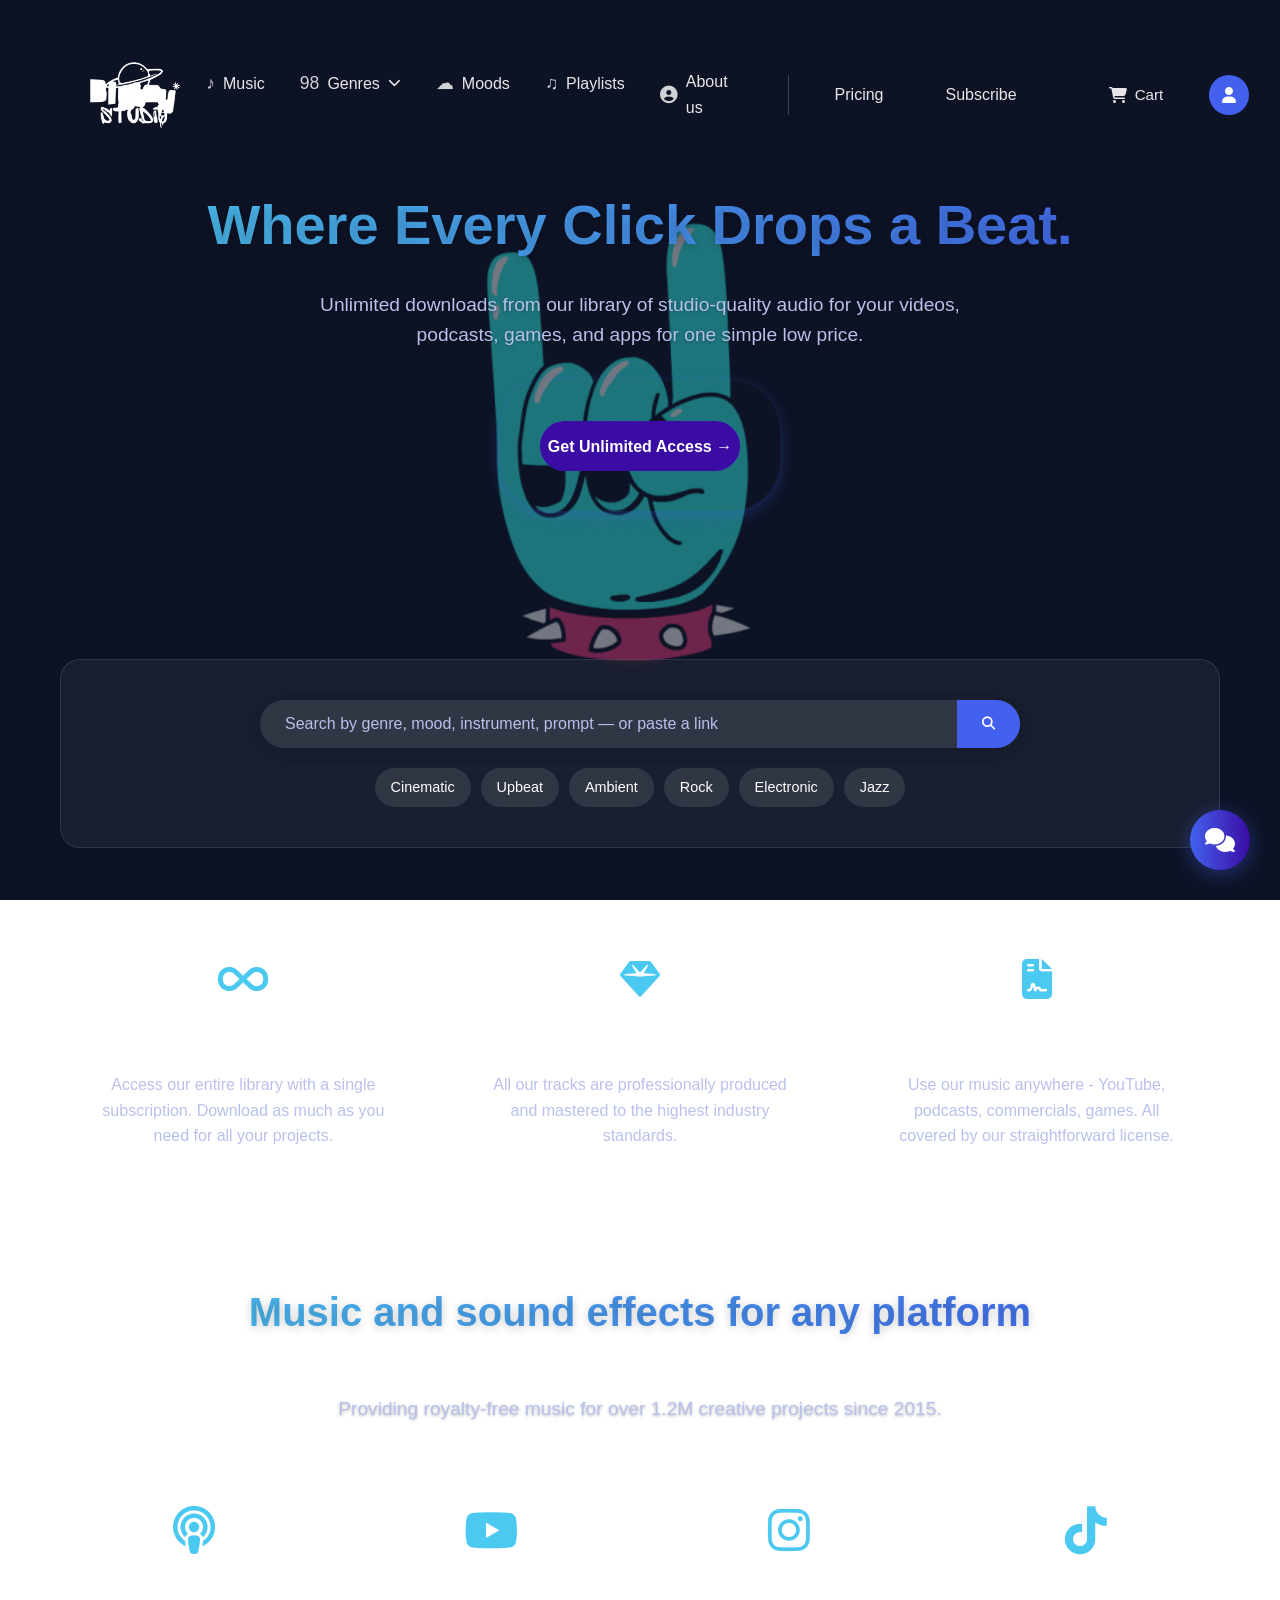
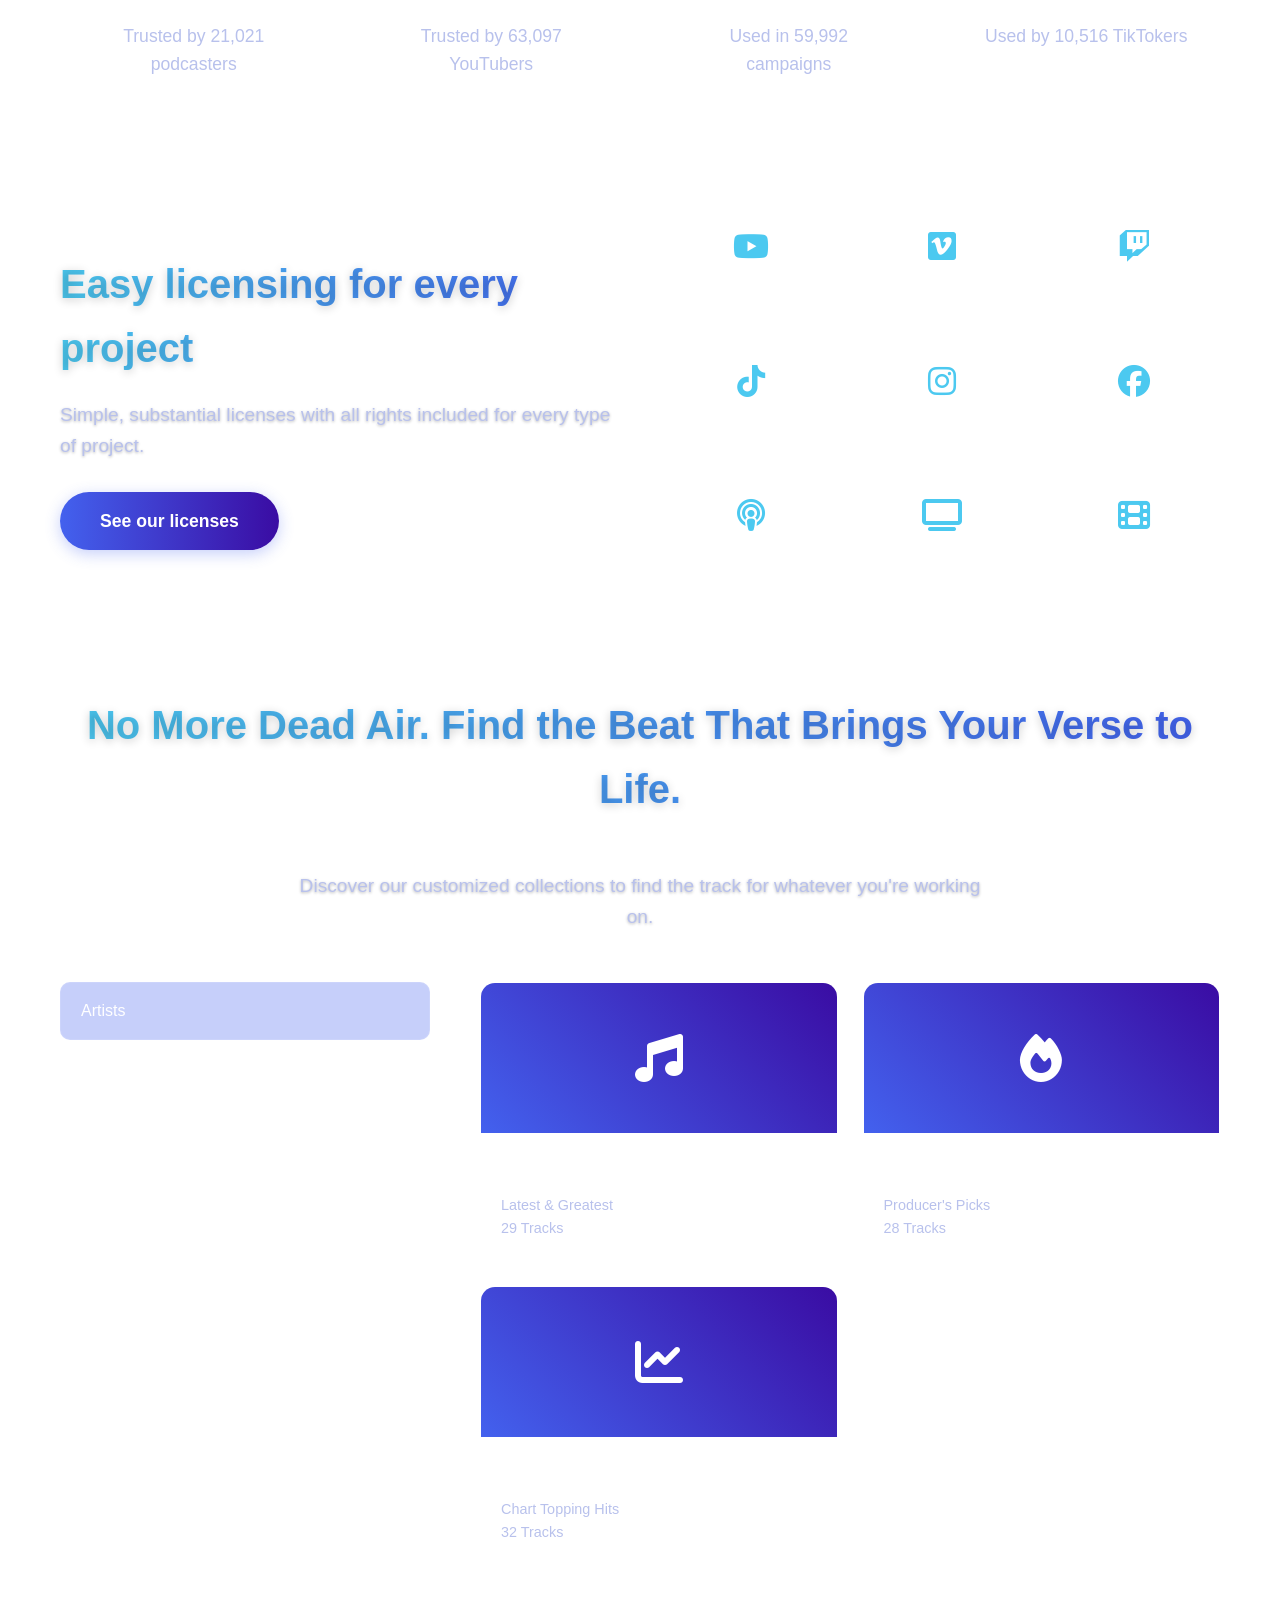
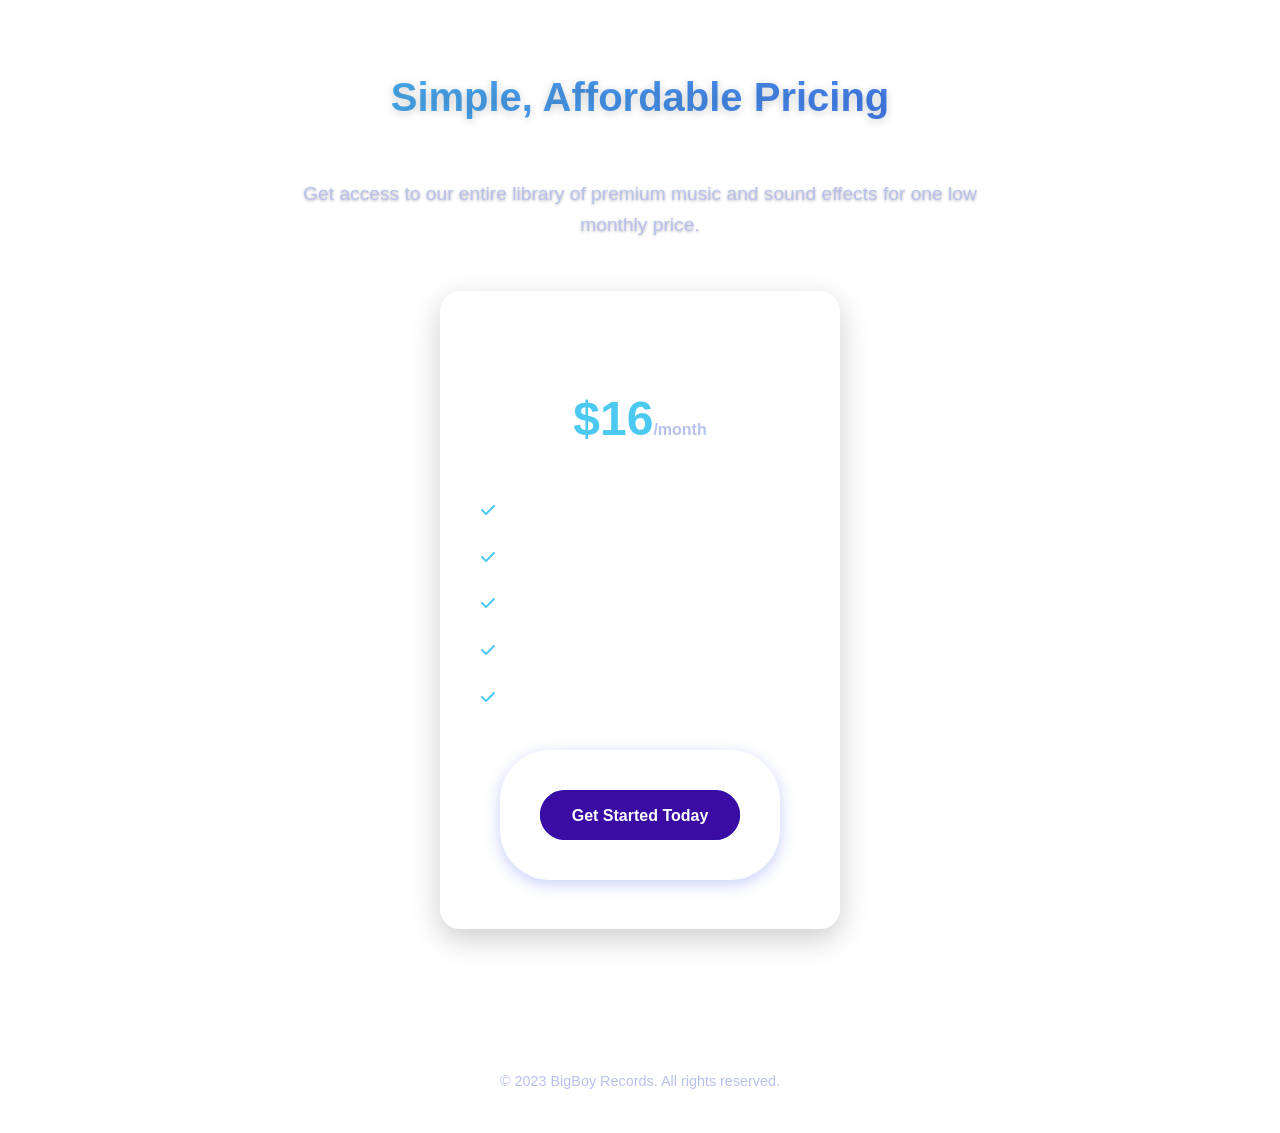
<file: index.html>
<!DOCTYPE html>
<html lang="en">
  <head>
    <meta charset="UTF-8" />
    <meta name="viewport" content="width=device-width, initial-scale=1.0" />
    <title>BigBoy Records| Premium Music</title>
    <link
      rel="stylesheet"
      href="https://cdnjs.cloudflare.com/ajax/libs/font-awesome/6.4.0/css/all.min.css"
    />
   <style>
      * {
        margin: 0;
        padding: 0;
        box-sizing: border-box;
        font-family: "Segoe UI", Tahoma, Geneva, Verdana, sans-serif;
      }

      :root {
        --primary: #4361ee;
        --secondary: #3a0ca3;
        --accent: #4cc9f0;
        --dark: #1a1a2e;
        --darker: #16213e;
        --light: #b8c1ec;
        --text: #ffffff;
      }
      
      /* Shopping Cart and User Icon Styles */
      .nav-icon-link {
        position: relative;
        display: flex;
        align-items: center;
        justify-content: center;
        width: 40px;
        height: 40px;
        border-radius: 50%;
        transition: all 0.3s ease;
        color: rgba(255, 255, 255, 0.9);
        text-decoration: none;
      }

      .nav-icon-link:hover {
        background: rgba(255, 255, 255, 0.1);
        transform: translateY(-2px);
        color: white;
      }

      .cart-count {
        position: absolute;
        top: -5px;
        right: -5px;
        background: #ff5a00;
        color: white;
        border-radius: 50%;
        width: 18px;
        height: 18px;
        font-size: 0.7rem;
        font-weight: 600;
        display: flex;
        align-items: center;
        justify-content: center;
        line-height: 1;
      }

      /* Remove background from the last nav-secondary item */
      .nav-secondary li:last-child a {
        background: transparent;
        padding: 8px;
      }

      .nav-secondary li:last-child a:hover {
        background: rgba(255, 255, 255, 0.1);
        transform: translateY(-2px);
        box-shadow: none;
      }

      /* Adjust spacing for the new items */
      .nav-secondary {
        display: flex;
        list-style: none;
        gap: 20px;
        margin-left: 20px;
        padding-left: 30px;
        border-left: 1px solid rgba(255, 255, 255, 0.2);
        align-items: center;
      }

      body {
        background: url("img/BANNR/rock.gif") center/cover fixed;
        color: var(--text);
        line-height: 1.6;
        position: relative;
        min-height: 100vh;
      }

      body::before {
        content: "";
        position: fixed;
        top: 0;
        left: 0;
        width: 100%;
        height: 100%;
        background: rgba(22, 33, 62, 0.6); /* Reduced opacity from 0.9 to 0.6 */
        z-index: -1;
      }

      .container {
        max-width: 1200px;
        margin: 0 auto;
        padding: 0 20px;
      }

      /* Floating Navbar Styles */
      header {
        padding: 25px 0;
        position: fixed;
        top: 30px;
        left: 50%;
        transform: translateX(-50%);
        width: 90%;
        max-width: 1200px;
        z-index: 1000;
        transition: all 0.3s ease;
      }

      .nav-container {
        display: flex;
        justify-content: space-between;
        align-items: center;
      }

      .logo-section {
        display: flex;
        align-items: center;
      }

      .logo-img {
        height: 80px;
        filter: brightness(0) invert(1); /* Makes logo white */
        transition: transform 0.3s ease;
      }

      .logo-img:hover {
        transform: scale(1.05);
      }

      .logo-text {
        display: flex;
        flex-direction: column;
        line-height: 1.2;
      }

      .logo-main {
        font-size: 1.8rem;
        font-weight: 700;
        color: white;
        text-shadow: 0 2px 4px rgba(0, 0, 0, 0.3);
      }

      .logo-by {
        font-size: 0.75rem;
        color: rgba(255, 255, 255, 0.8);
        font-weight: 400;
      }

      .logo-shutterstock {
        font-size: 0.75rem;
        color: #ff5a00;
        font-weight: 700;
        text-shadow: 0 1px 2px rgba(0, 0, 0, 0.3);
      }
      
      
      /* Dropdown Styles */
      .dropdown {
        position: relative;
      }

      .dropdown-content {
        position: absolute;
        top: 100%;
        left: 0;
        background: rgba(26, 26, 46, 0.95);
        backdrop-filter: blur(10px);
        border-radius: 10px;
        min-width: 200px;
        padding: 10px 0;
        box-shadow: 0 10px 30px rgba(0, 0, 0, 0.3);
        border: 1px solid rgba(255, 255, 255, 0.1);
        opacity: 0;
        visibility: hidden;
        transform: translateY(10px);
        transition: all 0.3s ease;
        z-index: 1001;
      }

      .dropdown:hover .dropdown-content {
        opacity: 1;
        visibility: visible;
        transform: translateY(0);
      }

      .dropdown-content a {
        display: block;
        padding: 12px 20px;
        color: rgba(255, 255, 255, 0.9);
        text-decoration: none;
        transition: all 0.3s ease;
        font-size: 0.95rem;
      }

      .dropdown-content a:hover {
        background: rgba(67, 97, 238, 0.3);
        color: white;
        padding-left: 25px;
      }

      .dropdown-content a i {
        margin-right: 10px;
        width: 16px;
        text-align: center;
      }

      /* Chat Icon and Chat Box Styles */
      .chat-icon {
        position: fixed;
        bottom: 30px;
        right: 30px;
        width: 60px;
        height: 60px;
        background: linear-gradient(to right, var(--primary), var(--secondary));
        border-radius: 50%;
        display: flex;
        align-items: center;
        justify-content: center;
        cursor: pointer;
        box-shadow: 0 4px 20px rgba(67, 97, 238, 0.4);
        z-index: 999;
        transition: all 0.3s ease;
      }

      .chat-icon:hover {
        transform: scale(1.1);
        box-shadow: 0 6px 25px rgba(67, 97, 238, 0.6);
      }

      .chat-icon i {
        font-size: 24px;
        color: white;
      }

      .chat-box {
        position: fixed;
        bottom: 100px;
        right: 30px;
        width: 350px;
        height: 450px;
        background: rgba(26, 26, 46, 0.95);
        border-radius: 15px;
        box-shadow: 0 10px 30px rgba(0, 0, 0, 0.3);
        backdrop-filter: blur(10px);
        border: 1px solid rgba(255, 255, 255, 0.1);
        z-index: 1000;
        display: none;
        flex-direction: column;
        overflow: hidden;
      }

      .chat-box.active {
        display: flex;
      }

      .chat-header {
        padding: 15px 20px;
        background: rgba(67, 97, 238, 0.3);
        display: flex;
        justify-content: space-between;
        align-items: center;
        border-bottom: 1px solid rgba(255, 255, 255, 0.1);
      }

      .chat-header h3 {
        font-size: 1.1rem;
        color: white;
      }

      .close-chat {
        background: none;
        border: none;
        color: var(--light);
        font-size: 1.2rem;
        cursor: pointer;
        transition: color 0.3s ease;
      }

      .close-chat:hover {
        color: var(--accent);
      }

      .chat-messages {
        flex: 1;
        padding: 15px;
        overflow-y: auto;
        display: flex;
        flex-direction: column;
        gap: 10px;
      }

      .message {
        padding: 10px 15px;
        border-radius: 18px;
        max-width: 80%;
        word-wrap: break-word;
        font-size: 0.9rem;
      }

      .message.bot {
        background: rgba(67, 97, 238, 0.3);
        align-self: flex-start;
        border-bottom-left-radius: 5px;
      }

      .message.user {
        background: rgba(76, 201, 240, 0.3);
        align-self: flex-end;
        border-bottom-right-radius: 5px;
      }

      .chat-input {
        padding: 15px;
        border-top: 1px solid rgba(255, 255, 255, 0.1);
        display: flex;
        gap: 10px;
      }

      .chat-input input {
        flex: 1;
        padding: 10px 15px;
        background: rgba(255, 255, 255, 0.1);
        border: 1px solid rgba(255, 255, 255, 0.2);
        border-radius: 20px;
        color: white;
        font-size: 0.9rem;
      }

      .chat-input input:focus {
        outline: none;
        border-color: var(--accent);
      }

      .send-button {
        background: var(--primary);
        color: white;
        border: none;
        border-radius: 50%;
        width: 40px;
        height: 40px;
        display: flex;
        align-items: center;
        justify-content: center;
        cursor: pointer;
        transition: background 0.3s ease;
      }

      .send-button:hover {
        background: var(--secondary);
      }

      /* Liquid Button Styles */
.liquid-button {
  margin: auto;
  font-weight: bold;
  cursor: pointer;
  display: block;
}

.liquid-button path {
  cursor: pointer;
}
/* Liquid Button Wrapper */
.liquid-button-wrapper {
  display: inline-block;
  text-decoration: none;
  border-radius: 50px;
  overflow: hidden;
  box-shadow: 0 4px 15px rgba(67, 97, 238, 0.3);
  transition: all 0.3s ease;
}

.liquid-button-wrapper:hover {
  transform: translateY(-3px);
  box-shadow: 0 6px 20px rgba(67, 97, 238, 0.4);
}
/* Loading animation for buttons */
.loading {
  display: inline-block;
  width: 20px;
  height: 20px;
  border: 3px solid rgba(255,255,255,.3);
  border-radius: 50%;
  border-top-color: #fff;
  animation: spin 1s ease-in-out infinite;
  margin-right: 10px;
}

@keyframes spin {
  to { transform: rotate(360deg); }
}
      /* Modal Styles */
      .modal-overlay {
        position: fixed;
        top: 0;
        left: 0;
        width: 100%;
        height: 100%;
        background-color: rgba(0, 0, 0, 0.8);
        display: none;
        justify-content: center;
        align-items: center;
        z-index: 2000;
        backdrop-filter: blur(5px);
      }

      .modal-content {
        background: rgba(26, 26, 46, 0.95);
        padding: 2rem;
        border-radius: 15px;
        width: 90%;
        max-width: 450px;
        position: relative;
        box-shadow: 0 20px 60px rgba(0, 0, 0, 0.5);
        border: 1px solid rgba(255, 255, 255, 0.1);
        backdrop-filter: blur(10px);
      }

      .close-btn {
        position: absolute;
        top: 15px;
        right: 15px;
        font-size: 1.5rem;
        cursor: pointer;
        color: var(--light);
        transition: color 0.3s ease;
      }

      .close-btn:hover {
        color: var(--accent);
      }

      /* Form Styles */
      .form-container {
        text-align: center;
      }

      .form-toggle {
        display: flex;
        justify-content: center;
        margin-bottom: 2rem;
        border-bottom: 1px solid rgba(255, 255, 255, 0.1);
      }

      .toggle-btn {
        padding: 0.75rem 1.5rem;
        background: none;
        border: none;
        cursor: pointer;
        font-size: 1rem;
        color: var(--light);
        position: relative;
        transition: all 0.3s ease;
      }

      .toggle-btn.active {
        color: var(--accent);
        font-weight: 600;
      }

      .toggle-btn.active::after {
        content: "";
        position: absolute;
        bottom: -1px;
        left: 0;
        width: 100%;
        height: 2px;
        background: linear-gradient(to right, var(--accent), var(--primary));
      }

      .form {
        display: none;
      }

      .form.active {
        display: block;
      }

      .form h2 {
        margin-bottom: 1.5rem;
        color: white;
        font-size: 1.5rem;
      }

      .input-group {
        margin-bottom: 1rem;
        text-align: left;
      }

      .input-group label {
        display: block;
        margin-bottom: 0.5rem;
        color: var(--light);
        font-weight: 500;
        font-size: 0.9rem;
      }

      .input-group input {
        width: 100%;
        padding: 0.75rem;
        background: rgba(255, 255, 255, 0.1);
        border: 1px solid rgba(255, 255, 255, 0.2);
        border-radius: 8px;
        font-size: 1rem;
        color: white;
        transition: all 0.3s ease;
      }

      .input-group input:focus {
        outline: none;
        border-color: var(--accent);
        background: rgba(255, 255, 255, 0.15);
      }

      .input-group input::placeholder {
        color: rgba(255, 255, 255, 0.5);
      }

      .forgot-password {
        text-align: right;
        margin-bottom: 1rem;
      }

      .forgot-password a {
        color: var(--accent);
        text-decoration: none;
        font-size: 0.9rem;
        transition: color 0.3s ease;
      }

      .forgot-password a:hover {
        color: var(--primary);
      }

      .login-btn,
      .signup-btn {
        width: 100%;
        padding: 0.75rem;
        background: linear-gradient(to right, var(--primary), var(--secondary));
        color: white;
        border: none;
        border-radius: 8px;
        font-size: 1rem;
        font-weight: 600;
        cursor: pointer;
        margin-bottom: 1rem;
        transition: all 0.3s ease;
      }

      .login-btn:hover,
      .signup-btn:hover {
        transform: translateY(-2px);
        box-shadow: 0 4px 15px rgba(67, 97, 238, 0.4);
      }

      .divider {
        margin: 1.5rem 0;
        color: var(--light);
        position: relative;
        font-size: 0.9rem;
      }

      .divider::before {
        content: "";
        position: absolute;
        top: 50%;
        left: 0;
        right: 0;
        height: 1px;
        background: rgba(255, 255, 255, 0.2);
      }

      .divider span {
        background: rgba(26, 26, 46, 0.95);
        padding: 0 1rem;
        position: relative;
      }

      .social-login {
        display: flex;
        flex-direction: column;
        gap: 0.75rem;
      }

      .social-btn {
        padding: 0.75rem;
        border: 1px solid rgba(255, 255, 255, 0.2);
        border-radius: 8px;
        background: rgba(255, 255, 255, 0.1);
        cursor: pointer;
        font-size: 1rem;
        display: flex;
        align-items: center;
        justify-content: center;
        gap: 0.75rem;
        color: white;
        transition: all 0.3s ease;
      }

      .social-btn:hover {
        background: rgba(255, 255, 255, 0.15);
        transform: translateY(-2px);
      }

      .social-btn i {
        font-size: 1.1rem;
      }

      nav {
        display: flex;
        align-items: center;
        gap: 40px;
      }

      .nav-main {
        display: flex;
        list-style: none;
        gap: 35px;
      }

      .nav-main li a {
        color: rgba(255, 255, 255, 0.9);
        text-decoration: none;
        font-weight: 500;
        font-size: 1rem;
        transition: all 0.3s ease;
        display: flex;
        align-items: center;
        gap: 8px;
        padding: 8px 0;
        position: relative;
      }

      .nav-main li a:hover {
        color: white;
        transform: translateY(-2px);
      }

      .nav-main li a::after {
        content: "";
        position: absolute;
        bottom: 0;
        left: 0;
        width: 0;
        height: 2px;
        background: var(--accent);
        transition: width 0.3s ease;
      }

      .nav-main li a:hover::after {
        width: 100%;
      }

      .nav-icon {
        font-size: 1.1rem;
        opacity: 0.9;
      }

      .nav-secondary {
        display: flex;
        list-style: none;
        gap: 30px;
        margin-left: 20px;
        padding-left: 30px;
        border-left: 1px solid rgba(255, 255, 255, 0.2);
      }

      .nav-secondary li a {
        color: rgba(255, 255, 255, 0.9);
        text-decoration: none;
        font-weight: 500;
        font-size: 1rem;
        transition: all 0.3s ease;
        padding: 8px 16px;
        border-radius: 20px;
      }

      .nav-secondary li a:hover {
        color: white;
        background: rgba(255, 255, 255, 0.1);
      }

      .nav-secondary li:last-child a {
        background: var(--primary);
        color: white;
        padding: 8px 20px;
      }

      .nav-secondary li:last-child a:hover {
        background: var(--secondary);
        transform: translateY(-2px);
        box-shadow: 0 4px 12px rgba(67, 97, 238, 0.3);
      }

      .hero {
        padding: 180px 0 100px;
        text-align: center;
      }

      .hero h1 {
        font-size: 3.5rem;
        margin-bottom: 20px;
        background: linear-gradient(to right, var(--accent), var(--primary));
        -webkit-background-clip: text;
        background-clip: text;
        color: transparent;
        text-shadow: 0 2px 10px rgba(0, 0, 0, 0.2);
      }

      .hero p {
        font-size: 1.2rem;
        max-width: 700px;
        margin: 0 auto 30px;
        color: var(--light);
        text-shadow: 0 1px 3px rgba(0, 0, 0, 0.3);
      }

      .cta-button {
        display: inline-block;
        background: linear-gradient(to right, var(--primary), var(--secondary));
        color: white;
        padding: 15px 40px;
        border-radius: 50px;
        text-decoration: none;
        font-weight: 600;
        font-size: 1.1rem;
        transition: all 0.3s ease;
        box-shadow: 0 4px 15px rgba(67, 97, 238, 0.3);
      }

      .cta-button:hover {
        transform: translateY(-3px);
        box-shadow: 0 6px 20px rgba(67, 97, 238, 0.4);
      }

      .search-section {
        background: rgba(255, 255, 255, 0.05);
        padding: 40px 0;
        border-radius: 20px;
        margin: 40px 0;
        backdrop-filter: blur(5px);
        border: 1px solid rgba(255, 255, 255, 0.1);
      }

      .search-container {
        max-width: 800px;
        margin: 0 auto;
        padding: 0 20px;
      }

      .search-box {
        display: flex;
        background: rgba(255, 255, 255, 0.1);
        border-radius: 50px;
        overflow: hidden;
        margin-bottom: 20px;
        box-shadow: 0 4px 15px rgba(0, 0, 0, 0.1);
      }

      .search-input {
        flex: 1;
        padding: 15px 25px;
        background: transparent;
        border: none;
        color: white;
        font-size: 1rem;
      }

      .search-input::placeholder {
        color: var(--light);
      }

      .search-button {
        background: var(--primary);
        color: white;
        border: none;
        padding: 0 25px;
        cursor: pointer;
        transition: background 0.3s ease;
      }

      .search-button:hover {
        background: var(--secondary);
      }

      .search-tags {
        display: flex;
        flex-wrap: wrap;
        justify-content: center;
        gap: 10px;
        margin-top: 20px;
      }

      .tag {
        background: rgba(255, 255, 255, 0.1);
        padding: 8px 16px;
        border-radius: 20px;
        font-size: 0.9rem;
        cursor: pointer;
        transition: all 0.3s ease;
      }

      .tag:hover {
        background: rgba(67, 97, 238, 0.3);
      }

      .section-title {
        text-align: center;
        font-size: 2.5rem;
        margin-bottom: 50px;
        background: linear-gradient(to right, var(--accent), var(--primary));
        -webkit-background-clip: text;
        background-clip: text;
        color: transparent;
        text-shadow: 0 2px 10px rgba(0, 0, 0, 0.2);
      }

      .section-subtitle {
        text-align: center;
        font-size: 1.2rem;
        max-width: 700px;
        margin: 0 auto 50px;
        color: var(--light);
        text-shadow: 0 1px 3px rgba(0, 0, 0, 0.3);
      }

      .features {
        display: grid;
        grid-template-columns: repeat(auto-fit, minmax(300px, 1fr));
        gap: 30px;
        margin: 80px 0;
      }

      .feature {
        background: rgba(255, 255, 255, 0.05);
        padding: 30px;
        border-radius: 15px;
        text-align: center;
        transition: transform 0.3s ease;
        backdrop-filter: blur(5px);
        border: 1px solid rgba(255, 255, 255, 0.1);
      }

      .feature:hover {
        transform: translateY(-10px);
        background: rgba(255, 255, 255, 0.08);
      }

      .feature i {
        font-size: 2.5rem;
        color: var(--accent);
        margin-bottom: 20px;
      }

      .feature h3 {
        font-size: 1.5rem;
        margin-bottom: 15px;
      }

      .feature p {
        color: var(--light);
      }

      .platforms {
        margin: 100px 0;
      }

      .platform-grid {
        display: grid;
        grid-template-columns: repeat(auto-fit, minmax(250px, 1fr));
        gap: 30px;
      }

      .platform-card {
        background: rgba(255, 255, 255, 0.05);
        padding: 30px;
        border-radius: 15px;
        text-align: center;
        transition: all 0.3s ease;
        backdrop-filter: blur(5px);
        border: 1px solid rgba(255, 255, 255, 0.1);
      }

      .platform-card:hover {
        transform: translateY(-5px);
        background: rgba(255, 255, 255, 0.08);
      }

      .platform-card i {
        font-size: 3rem;
        color: var(--accent);
        margin-bottom: 20px;
      }

      .platform-card h3 {
        font-size: 1.5rem;
        margin-bottom: 10px;
      }

      .platform-card p {
        color: var(--light);
        font-size: 1.1rem;
      }

      .licensing {
        margin: 100px 0;
      }

      .license-container {
        display: grid;
        grid-template-columns: 1fr 1fr;
        gap: 50px;
        align-items: center;
      }

      .license-content h2 {
        font-size: 2.5rem;
        margin-bottom: 20px;
        background: linear-gradient(to right, var(--accent), var(--primary));
        -webkit-background-clip: text;
        background-clip: text;
        color: transparent;
        text-shadow: 0 2px 10px rgba(0, 0, 0, 0.2);
      }

      .license-content p {
        font-size: 1.2rem;
        margin-bottom: 30px;
        color: var(--light);
        text-shadow: 0 1px 3px rgba(0, 0, 0, 0.3);
      }

      .license-grid {
        display: grid;
        grid-template-columns: repeat(3, 1fr);
        gap: 20px;
      }

      .license-item {
        background: rgba(255, 255, 255, 0.05);
        padding: 20px;
        border-radius: 10px;
        text-align: center;
        transition: all 0.3s ease;
        backdrop-filter: blur(5px);
        border: 1px solid rgba(255, 255, 255, 0.1);
      }

      .license-item:hover {
        background: rgba(255, 255, 255, 0.08);
        transform: translateY(-5px);
      }

      .license-item i {
        font-size: 2rem;
        color: var(--accent);
        margin-bottom: 15px;
      }

      .playlists {
        margin: 100px 0;
      }

      .playlist-container {
        display: grid;
        grid-template-columns: 1fr 2fr;
        gap: 50px;
      }

      .playlist-categories {
        display: flex;
        flex-direction: column;
        gap: 15px;
      }

      .category {
        padding: 15px 20px;
        background: rgba(255, 255, 255, 0.05);
        border-radius: 10px;
        cursor: pointer;
        transition: all 0.3s ease;
        backdrop-filter: blur(5px);
        border: 1px solid rgba(255, 255, 255, 0.1);
      }

      .category:hover,
      .category.active {
        background: rgba(67, 97, 238, 0.3);
      }

      .playlist-grid {
        display: grid;
        grid-template-columns: repeat(auto-fit, minmax(250px, 1fr));
        gap: 25px;
      }

      .playlist-card {
        background: rgba(255, 255, 255, 0.05);
        border-radius: 15px;
        overflow: hidden;
        transition: all 0.3s ease;
        backdrop-filter: blur(5px);
        border: 1px solid rgba(255, 255, 255, 0.1);
      }

      .playlist-card:hover {
        transform: translateY(-10px);
        background: rgba(255, 255, 255, 0.08);
      }

      .playlist-image {
        height: 150px;
        background: linear-gradient(45deg, var(--primary), var(--secondary));
        display: flex;
        align-items: center;
        justify-content: center;
        font-size: 3rem;
        color: white;
      }

      .playlist-info {
        padding: 20px;
      }

      .playlist-info h3 {
        font-size: 1.2rem;
        margin-bottom: 10px;
      }

      .playlist-info p {
        color: var(--light);
        font-size: 0.9rem;
      }

      .pricing {
        text-align: center;
        margin: 100px 0;
      }

      .pricing-card {
        background: rgba(255, 255, 255, 0.05);
        border-radius: 20px;
        padding: 40px;
        max-width: 400px;
        margin: 0 auto;
        box-shadow: 0 10px 30px rgba(0, 0, 0, 0.2);
        backdrop-filter: blur(5px);
        border: 1px solid rgba(255, 255, 255, 0.1);
      }

      .price {
        font-size: 3rem;
        font-weight: 700;
        margin: 20px 0;
        color: var(--accent);
      }

      .price span {
        font-size: 1rem;
        color: var(--light);
      }

      .pricing-features {
        list-style: none;
        margin: 30px 0;
        text-align: left;
      }

      .pricing-features li {
        padding: 10px 0;
        border-bottom: 1px solid rgba(255, 255, 255, 0.1);
      }

      .pricing-features li:last-child {
        border-bottom: none;
      }

      .pricing-features li i {
        color: var(--accent);
        margin-right: 10px;
      }

      footer {
        text-align: center;
        padding: 40px 0;
        border-top: 1px solid rgba(255, 255, 255, 0.1);
        color: var(--light);
        font-size: 0.9rem;
      }

      /* Login Modal Styles */
      #login-modal {
        position: fixed;
        top: 0;
        left: 0;
        width: 100%;
        height: 100%;
        background-color: rgba(0, 0, 0, 0.8);
        display: none;
        justify-content: center;
        align-items: center;
        z-index: 2000;
        backdrop-filter: blur(5px);
      }

      #login-container {
        width: 95%;
        max-width: 800px;
        height: 500px;
        position: relative;
        border-radius: 20px;
        box-shadow: 0 14px 28px -10px rgba(0, 0, 0, 0.1), 0 10px 10px -10px rgba(0, 0, 0, 0.02);
        transform-style: preserve-3d;
        overflow: hidden; /* Added to contain animation */
      }
      
      #login-container > div {
        position: absolute;
        width: 50%;
        min-width: 350px;
        height: 100%;
        top: 0;
        display: flex;
        flex-direction: column;
        align-items: center;
        justify-content: center;
        overflow: hidden; /* Added to contain content */
      }

      .login-content {
        width: 100%;
        padding: 2em 4em;
        text-align: center;
        overflow: hidden; /* Added */
      }
      
      .login-content p {
        font-size: 1.4em;
      }

      .login-form {
        left: 0;
        background: #FAFAFA;
        border-radius: 20px 0 0 20px;
        color: #333;
        overflow: hidden; /* Added */
      }
      
      .login-form button {
        border-radius: 0px;
        width: 100%;
      }
      
      .login-form svg {
        margin: 1em;
        stroke: #999;
      }

      .register-form {
        right: 0;
        z-index: 1;
        border-radius: 0 20px 20px 0;
        background: #FAFAFA;
        color: #333;
        overflow: hidden; /* Added */
      }
      
      .register-form button {
        border-radius: 0px;
        width: 100%;
      }
      
      .register-form svg {
        margin: 1em;
        stroke: #999;
      }

      .login-page {
        right: 0;
        color: #fff;
        border-radius: 0 20px 20px 0;
        transform-origin: left center;
        transition: animation 1s linear;
        overflow: hidden; /* Added */
      }
      
      .login-page button {
        border-color: #fff;
        background: transparent;
      }
      
      .login-page p {
        margin: 2em auto;
      }

      .front-page {
        background: linear-gradient(-45deg, #FFCF00 0%, #FC4F4F 100%) no-repeat 0 0/200%;
        z-index: 3;
      }

      .back-page {
        background: linear-gradient(135deg, #FC4F4F 0%, #FFCF00 100%) no-repeat 0 0/200%;
        z-index: 2;
      }
      
      .back-page .login-content {
        transform: rotateY(180deg);
      }

      .active .front-page {
        animation: rot-front 0.6s ease-in-out normal forwards;
      }

      .active .back-page {
        animation: rot-back 0.6s ease-in-out normal forwards;
      }

      .close .front-page {
        animation: close-rot-front 0.6s ease-in-out normal forwards;
      }

      .close .back-page {
        animation: close-rot-back 0.6s ease-in-out normal forwards;
      }

      @keyframes rot-front {
        from {
          transform: translateZ(2px) rotateY(0deg);
        }
        to {
          transform: translateZ(1px) rotateY(-180deg);
        }
      }
      
      @keyframes close-rot-front {
        from {
          transform: translateZ(1px) rotateY(-180deg);
        }
        to {
          transform: translateZ(2px) rotateY(0deg);
        }
      }
      
      @keyframes rot-back {
        from {
          transform: translateZ(1px) rotateY(0deg);
        }
        to {
          transform: translateZ(2px) rotateY(-180deg);
        }
      }
      
      @keyframes close-rot-back {
        from {
          transform: translateZ(2px) rotateY(-180deg);
        }
        to {
          transform: translateZ(1px) rotateY(0deg);
        }
      }

      .active .register-form .login-content {
        animation: show 0.7s ease-in-out normal forwards;
      }

      .close .register-form .login-content {
        animation: hide 0.7s ease-in-out normal forwards;
      }

      .active .login-form .login-content {
        animation: hide 0.7s ease-in-out normal forwards;
      }

      .close .login-form .login-content {
        animation: show 0.7s ease-in-out normal forwards;
      }

      @keyframes show {
        from {
          opacity: 0;
          transform: scale(0.8);
        }
        to {
          opacity: 0.99;
          transform: scale(0.99);
        }
      }
      
      @keyframes hide {
        from {
          opacity: 0.99;
          transform: scale(0.99);
        }
        to {
          opacity: 0;
          transform: scale(0.8);
        }
      }

      .login-form form input,
      .register-form form input {
        background: #eee;
        border: none;
        padding: 12px 15px;
        margin: 8px 0;
        width: 100%;
        font-size: 1.4em;
      }

      .login-form span,
      .register-form span {
        color: #333;
        font-size: 1.4em;
        display: inline-block;
        margin: 15px auto;
        font-weight: 100;
      }

      .login-form span.remember,
      .register-form span.remember {
        float: left;
      }
      
      .login-form span.remember::before,
      .register-form span.remember::before {
        content: "";
        display: inline-block;
        width: 1em;
        height: 1em;
        border: 2px solid #999;
        vertical-align: top;
        margin-right: 4px;
      }

      .login-form span.forget {
        float: right;
      }

      .login-form span.clearfix,
      .register-form span.clearfix {
        clear: both;
        display: table;
      }

      .login-form span.loginwith,
      .register-form span.loginwith {
        display: block;
        width: 100%;
        margin-top: 1em;
        white-space: nowrap;
        overflow: hidden;
        display: flex;
        justify-content: center;
        align-items: center;
      }
      
      .login-form span.loginwith::before,
      .register-form span.loginwith::before {
        content: "";
        display: inline-block;
        width: 42%;
        height: 1px;
        background: #aaa;
        vertical-align: middle;
        margin-right: 5%;
      }
      
      .login-form span.loginwith::after,
      .register-form span.loginwith::after {
        content: "";
        display: inline-block;
        width: 45%;
        height: 1px;
        background: #aaa;
        vertical-align: middle;
        margin-left: 5%;
      }

      .login-form span.copy {
        display: block;
        position: absolute;
        bottom: 0;
        font-size: 1em;
      }

      .login-form button,
      .register-form button,
      .login-page button {
        display: block;
        margin: 1em auto;
        border-radius: 40px;
        border: 1px solid #ff4b2b;
        background: #ff4b2b;
        color: #fff;
        font-size: 1.2em;
        font-weight: bold;
        padding: 0.8em 2em;
        letter-spacing: 1px;
        text-transform: uppercase;
        transition: transform 80ms ease-in;
      }
      
      .login-form button svg,
      .register-form button svg,
      .login-page button svg {
        vertical-align: middle;
      }

      .login-form button:hover,
      .register-form button:hover,
      .login-page button:hover {
        cursor: pointer;
      }

      .login-form button:active,
      .register-form button:active,
      .login-page button:active {
        transform: scale(0.95);
      }

      .login-form button:focus,
      .register-form button:focus,
      .login-page button:focus {
        outline: none;
      }

      .login-form a,
      .register-form a {
        margin: 1em;
        stroke: #999;
      }

      @media (max-width: 1024px) {
        .nav-main {
          gap: 25px;
        }

        .nav-secondary {
          gap: 20px;
        }
        
        .dropdown-content {
          min-width: 180px;
        }
      }

      @media (max-width: 768px) {
        header {
          padding: 20px 0;
          top: 15px;
        }

        .nav-container {
          flex-direction: column;
          gap: 15px;
        }

        nav {
          flex-direction: column;
          gap: 15px;
        }

        .nav-main,
        .nav-secondary {
          flex-wrap: wrap;
          justify-content: center;
        }

        .nav-secondary {
          border-left: none;
          padding-left: 0;
          margin-left: 0;
        }

        .hero {
          padding: 220px 0 100px;
        }

        .hero h1 {
          font-size: 2.5rem;
        }

        .search-box {
          flex-direction: column;
          border-radius: 15px;
        }

        .search-input {
          padding: 15px;
        }

        .search-button {
          padding: 15px;
          border-radius: 0 0 15px 15px;
        }

        .license-container {
          grid-template-columns: 1fr;
        }

        .license-grid {
          grid-template-columns: repeat(2, 1fr);
        }

        .playlist-container {
          grid-template-columns: 1fr;
        }
        
        .dropdown-content {
          position: static;
          opacity: 1;
          visibility: visible;
          transform: none;
          margin-top: 10px;
          display: none;
        }
        
        .dropdown.active .dropdown-content {
          display: block;
        }
        
        #login-container {
          height: auto;
          max-width: 350px;
        }
        
        #login-container > div {
          position: relative;
          width: 100%;
          min-width: auto;
        }
        
        .login-form,
        .register-form {
          border-radius: 20px;
        }
        
        .login-page {
          display: none;
        }
        
        .login-content {
          padding: 2em;
        }
        
        .chat-box {
          width: 90%;
          right: 5%;
          height: 400px;
        }
      }
      /* Alternative: Accordion-style dropdown */
@media (max-width: 768px) {
  .dropdown > a {
    position: relative;
    padding-right: 40px;
  }
  
  .dropdown > a:after {
    content: '▼';
    position: absolute;
    right: 15px;
    top: 50%;
    transform: translateY(-50%);
    font-size: 0.8rem;
    transition: transform 0.3s ease;
  }
  
  .dropdown.active > a:after {
    transform: translateY(-50%) rotate(180deg);
  }
  
  /* Make dropdown items more compact */
  .dropdown-content {
    padding: 5px 0;
  }
  
  .dropdown-content a {
    padding: 8px 20px;
    font-size: 0.85rem;
  }
  
  /* Add a visual indicator for open state */
  .dropdown.active > a {
    background: rgba(67, 97, 238, 0.2);
    border-left: 3px solid var(--accent);
  }
}
/* Cart link styles */
.nav-cart-link {
  position: relative;
  display: flex;
  align-items: center;
  gap: 8px;
  color: rgba(255, 255, 255, 0.9);
  text-decoration: none;
  padding: 8px 12px;
  border-radius: 20px;
  transition: all 0.3s ease;
  font-weight: 500;
}

.nav-cart-link:hover {
  background: rgba(255, 255, 255, 0.1);
  color: white;
}

.cart-label {
  font-size: 0.95rem;
}

.cart-badge {
  position: absolute;
  top: -5px;
  right: -5px;
  background: #ff5a00;
  color: white;
  border-radius: 50%;
  width: 20px;
  height: 20px;
  font-size: 0.7rem;
  font-weight: 600;
  display: flex;
  align-items: center;
  justify-content: center;
  line-height: 1;
  display: none; /* Hidden by default, shown when count > 0 */
}


/* Mobile: smaller text and badge */
@media (max-width: 768px) {
  .nav-cart-link {
    padding: 6px 10px;
    gap: 5px;
  }
  
  .cart-label {
    font-size: 0.85rem;
  }
  
  .cart-badge {
    width: 18px;
    height: 18px;
    font-size: 0.65rem;
  }
}
    </style>
  </head>
  <body>
    <div class="container">
      <!-- Floating Navbar -->
      <header>
        <div class="nav-container">
          <div class="logo-section">
            <img
              src="img/logo/logo-01.png"
              alt="SoundVerse Pro Logo"
              class="logo-img"
            />
          </div>
          <nav>
            <ul class="nav-main">
              <li>
                <a href="#"><span class="nav-icon">♪</span> Music</a>
              </li>
             <li class="dropdown">
  <a href="product.html"><span class="nav-icon">98</span> Genres <i class="fas fa-chevron-down" style="font-size: 0.8rem;"></i></a>
  <div class="dropdown-content">
    <a href="genres.html?filter=all"><i class="fas fa-list"></i> All Genres</a>
    <a href="product.html?filter=rock"><i class="fas fa-guitar"></i> Rock</a>
  <a href="hop.html?filter=hiphop"><i class="fas fa-drum"></i> Hip Hop</a>
    <a href="product.html?filter=pop"><i class="fas fa-music"></i> R&B</a>
    <a href="product.html?filter=electronic"><i class="fas fa-headphones"></i> Electronic</a>
    <a href="product.html?filter=jazz"><i class="fas fa-record-vinyl"></i> Jazz</a>
    <a href="product.html?filter=country"><i class="fas fa-guitar-electric"></i> Country</a>
    <a href="product.html?filter=rnb"><i class="fas fa-microphone-alt"></i> R&B</a>
    <a href="product.html?filter=classical"><i class="fas fa-compact-disc"></i> Classical</a>
  </div>
</li>
              <li>
                <a href="#"><span class="nav-icon">☁</span> Moods</a>
              </li>
              <li>
                <a href="#"><span class="nav-icon">♫</span> Playlists</a>
              </li>
              <li>
               <a href="#">
  <i class="fas fa-circle-user nav-icon"></i>
  About us
</a>
              </li>
            </ul>
            <ul class="nav-secondary">
              <li><a href="pricing.html">Pricing</a></li>
              <li><a href="#">Subscribe</a></li>
              <li>
 <li>
  <a href="cart.html" class="nav-cart-link" onclick="event.preventDefault(); window.location.href='cart.html';">
    <i class="fas fa-shopping-cart"></i>
    <span class="cart-label">Cart</span>
    <span class="cart-badge" id="cart-count-badge">0</span>
  </a>
</li>
              </li>
              <li>
                <a href="#" class="nav-icon-link" id="user-icon">
                  <i class="fas fa-user"></i>
                </a>
              </li>
            </ul>
          </nav>
        </div>
      </header>
      <!-- unlimited-->
      <section class="hero">
        <h1>Where Every Click Drops a Beat.</h1>
        <p>
          Unlimited downloads from our library of studio-quality audio for your
          videos, podcasts, games, and apps for one simple low price.
        </p>
        <a href="pricing.html" class="liquid-button-wrapper">
  <svg class="liquid-button"
       data-text="Get Unlimited Access →"
       data-force-factor="0.1"
       data-layer-1-viscosity="0.5"
       data-layer-2-viscosity="0.4"
       data-layer-1-mouse-force="400"
       data-layer-2-mouse-force="500"
       data-layer-1-force-limit="1"
       data-layer-2-force-limit="2"
       data-color1="#4361ee"
       data-color2="#3a0ca3"
       data-color3="#4cc9f0"
       data-text-color="#ffffff">
  </svg>
</a>
      </section>

      <section class="search-section">
        <div class="search-container">
          <div class="search-box">
            <input
              type="text"
              class="search-input"
              placeholder="Search by genre, mood, instrument, prompt — or paste a link"
            />
            <button class="search-button"><i class="fas fa-search"></i></button>
          </div>
          <div class="search-tags">
            <div class="tag">Cinematic</div>
            <div class="tag">Upbeat</div>
            <div class="tag">Ambient</div>
            <div class="tag">Rock</div>
            <div class="tag">Electronic</div>
            <div class="tag">Jazz</div>
          </div>
        </div>
      </section>

      <section class="features">
        <div class="feature">
          <i class="fas fa-infinity"></i>
          <h3>Unlimited Downloads</h3>
          <p>
            Access our entire library with a single subscription. Download as
            much as you need for all your projects.
          </p>
        </div>
        <div class="feature">
          <i class="fas fa-gem"></i>
          <h3>Premium Quality</h3>
          <p>
            All our tracks are professionally produced and mastered to the
            highest industry standards.
          </p>
        </div>
        <div class="feature">
          <i class="fas fa-file-contract"></i>
          <h3>Simple Licenses</h3>
          <p>
            Use our music anywhere - YouTube, podcasts, commercials, games. All
            covered by our straightforward license.
          </p>
        </div>
      </section>

      <section id="platforms" class="platforms">
        <h2 class="section-title">Music and sound effects for any platform</h2>
        <p class="section-subtitle">
          Providing royalty-free music for over 1.2M creative projects since
          2015.
        </p>

        <div class="platform-grid">
          <div class="platform-card">
            <i class="fas fa-podcast"></i>
            <h3>Podcasts</h3>
            <p>Trusted by 21,021 podcasters</p>
          </div>
          <div class="platform-card">
            <i class="fab fa-youtube"></i>
            <h3>YouTube</h3>
            <p>Trusted by 63,097 YouTubers</p>
          </div>
          <div class="platform-card">
            <i class="fab fa-instagram"></i>
            <h3>Instagram</h3>
            <p>Used in 59,992 campaigns</p>
          </div>
          <div class="platform-card">
            <i class="fab fa-tiktok"></i>
            <h3>TikTok</h3>
            <p>Used by 10,516 TikTokers</p>
          </div>
        </div>
      </section>

      <section id="licensing" class="licensing">
        <div class="license-container">
          <div class="license-content">
            <h2>Easy licensing for every project</h2>
            <p>
              Simple, substantial licenses with all rights included for every
              type of project.
            </p>
            <a href="#" class="cta-button">See our licenses</a>
          </div>
          <div class="license-grid">
            <div class="license-item">
              <i class="fab fa-youtube"></i>
              <p>YouTube</p>
            </div>
            <div class="license-item">
              <i class="fab fa-vimeo"></i>
              <p>Vimeo</p>
            </div>
            <div class="license-item">
              <i class="fab fa-twitch"></i>
              <p>Twitch</p>
            </div>
            <div class="license-item">
              <i class="fab fa-tiktok"></i>
              <p>TikTok</p>
            </div>
            <div class="license-item">
              <i class="fab fa-instagram"></i>
              <p>Instagram</p>
            </div>
            <div class="license-item">
              <i class="fab fa-facebook"></i>
              <p>Facebook</p>
            </div>
            <div class="license-item">
              <i class="fas fa-podcast"></i>
              <p>Podcasts</p>
            </div>
            <div class="license-item">
              <i class="fas fa-tv"></i>
              <p>Broadcast/OTT</p>
            </div>
            <div class="license-item">
              <i class="fas fa-film"></i>
              <p>Film & TV</p>
            </div>
          </div>
        </div>
      </section>

      <section id="playlists" class="playlists">
        <h2 class="section-title">
          No More Dead Air. Find the Beat That Brings Your Verse to Life.
        </h2>
        <p class="section-subtitle">
          Discover our customized collections to find the track for whatever
          you're working on.
        </p>

        <div class="playlist-container">
          <div class="playlist-categories">
            <div class="category active">Artists</div>
            <div class="category">Genres</div>
            <div class="category">Moods</div>
            <div class="category">Projects</div>
            <div class="category">Seasonal</div>
            <div class="category">Staff Picks</div>
          </div>
          <div class="playlist-grid">
            <div class="playlist-card">
              <div class="playlist-image">
                <i class="fas fa-music"></i>
              </div>
              <div class="playlist-info">
                <h3>Best of October</h3>
                <p>Latest & Greatest</p>
                <p>29 Tracks</p>
              </div>
            </div>
            <div class="playlist-card">
              <div class="playlist-image">
                <i class="fas fa-fire"></i>
              </div>
              <div class="playlist-info">
                <h3>Weekly Hits</h3>
                <p>Producer's Picks</p>
                <p>28 Tracks</p>
              </div>
            </div>
            <div class="playlist-card">
              <div class="playlist-image">
                <i class="fas fa-chart-line"></i>
              </div>
              <div class="playlist-info">
                <h3>Now Trending</h3>
                <p>Chart Topping Hits</p>
                <p>32 Tracks</p>
              </div>
            </div>
          </div>
        </div>
      </section>

      <section id="pricing" class="pricing">
        <h2 class="section-title">Simple, Affordable Pricing</h2>
        <p class="section-subtitle">
          Get access to our entire library of premium music and sound effects
          for one low monthly price.
        </p>
        <div class="pricing-card">
          <h3>Premium Plan</h3>
          <div class="price">$16<span>/month</span></div>
          <ul class="pricing-features">
            <li><i class="fas fa-check"></i> Unlimited downloads</li>
            <li><i class="fas fa-check"></i> Commercial use</li>
            <li><i class="fas fa-check"></i> New content weekly</li>
            <li><i class="fas fa-check"></i> No attribution required</li>
            <li><i class="fas fa-check"></i> Cancel anytime</li>
          </ul>
          <a href="#" class="liquid-button-wrapper">
            <svg class="liquid-button"
                 data-text="Get Started Today"
                 data-force-factor="0.1"
                 data-layer-1-viscosity="0.5"
                 data-layer-2-viscosity="0.4"
                 data-layer-1-mouse-force="400"
                 data-layer-2-mouse-force="500"
                 data-layer-1-force-limit="1"
                 data-layer-2-force-limit="2"
                 data-color1="#4361ee"
                 data-color2="#3a0ca3"
                 data-color3="#4cc9f0"
                 data-text-color="#ffffff">
            </svg>
          </a>
        </div>
      </section>

      <footer>
        <p>&copy; 2023 BigBoy Records. All rights reserved.</p>
      </footer>
    </div>
    
    <!-- Login/Signup Modal -->
    <div id="login-modal">
      <div id="login-container" class="close">
        <div class="login-form">
          <div class="login-content">
            <h1>Log In</h1>
            <form>
              <input type="email" placeholder="email">
              <input type="password" placeholder="password">
              <span class="remember">Remember me</span>
              <span class="forget">Forgot password?</span>
              <span class="clearfix"></span>
              <button onclick="return false;">Log In</button>
            </form>
            <span class="loginwith">Or Connect with</span>
            <a href="https://www.facebook.com/emin.qasimovdia"><svg xmlns="http://www.w3.org/2000/svg" width="24" height="24" viewBox="0 0 24 24" fill="none" stroke="currentColor" stroke-width="2" stroke-linecap="round" stroke-linejoin="round" class="feather feather-facebook"><path d="M18 2h-3a5 5 0 0 0-5 5v3H7v4h3v8h4v-8h3l1-4h-4V7a1 1 0 0 1 1-1h3z"/></svg></a>
            <a href="https://www.twitter.com/webkoder"><svg class="feather feather-twitter sc-dnqmqq jxshSx" xmlns="http://www.w3.org/2000/svg" width="24" height="24" viewBox="0 0 24 24" fill="none" stroke="currentColor" stroke-width="2" stroke-linecap="round" stroke-linejoin="round" aria-hidden="true"><path d="M23 3a10.9 10.9 0 0 1-3.14 1.53 4.48 4.48 0 0 0-7.86 3v1A10.66 10.66 0 0 1 3 4s-4 9 5 13a11.64 11.64 0 0 1-7 2c9 5 20 0 20-11.5a4.5 4.5 0 0 0-.08-.83A7.72 7.72 0 0 0 23 3z"></path></svg></a>
            <a href="https://www.github.com/eminqasimov"><svg class="feather feather-github sc-dnqmqq jxshSx" xmlns="http://www.w3.org/2000/svg" width="24" height="24" viewBox="0 0 24 24" fill="none" stroke="currentColor" stroke-width="2" stroke-linecap="round" stroke-linejoin="round" aria-hidden="true"><path d="M9 19c-5 1.5-5-2.5-7-3m14 6v-3.87a3.37 3.37 0 0 0-.94-2.61c3.14-.35 6.44-1.54 6.44-7A5.44 5.44 0 0 0 20 4.77 5.07 5.07 0 0 0 19.91 1S18.73.65 16 2.48a13.38 13.38 0 0 0-7 0C6.27.65 5.09 1 5.09 1A5.07 5.07 0 0 0 5 4.77a5.44 5.44 0 0 0-1.5 3.78c0 5.42 3.3 6.61 6.44 7A3.37 3.37 0 0 0 9 18.13V22"></path></svg></a>
            <a href="#"><svg class="feather feather-linkedin sc-dnqmqq jxshSx" xmlns="http://www.w3.org/2000/svg" width="24" height="24" viewBox="0 0 24 24" fill="none" stroke="currentColor" stroke-width="2" stroke-linecap="round" stroke-linejoin="round" aria-hidden="true"><path d="M16 8a6 6 0 0 1 6 6v7h-4v-7a2 2 0 0 0-2-2 2 2 0 0 0-2 2v7h-4v-7a6 6 0 0 1 6-6z"></path><rect x="2" y="9" width="4" height="12"></rect><circle cx="4" cy="4" r="2"></circle></svg></a>
            <span class="copy"></span>
          </div>
        </div>
        <div class="login-page front-page">
          <div class="login-content">
            <svg xmlns="http://www.w3.org/2000/svg" width="96" height="96" viewBox="0 0 24 24" fill="none" stroke="currentColor" stroke-width="2" stroke-linecap="round" stroke-linejoin="round" class="feather feather-user-plus"><path d="M16 21v-2a4 4 0 0 0-4-4H5a4 4 0 0 0-4 4v2"/><circle cx="8.5" cy="7" r="4"/><line x1="20" y1="8" x2="20" y2="14"/><line x1="23" y1="11" x2="17" y2="11"/></svg>
            <h1>Hello, friend!</h1>
            <p>Enter your personal details and start journey with us</p>
            <button type="" id="register">Register <svg xmlns="http://www.w3.org/2000/svg" width="24" height="24" viewBox="0 0 24 24" fill="none" stroke="currentColor" stroke-width="2" stroke-linecap="round" stroke-linejoin="round" class="feather feather-arrow-right-circle"><circle cx="12" cy="12" r="10"/><polyline points="12 16 16 12 12 8"/><line x1="8" y1="12" x2="16" y2="12"/></svg></button>
          </div>
        </div>
        <div class="login-page back-page">
          <div class="login-content">
            <svg xmlns="http://www.w3.org/2000/svg" width="96" height="96" viewBox="0 0 24 24" fill="none" stroke="currentColor" stroke-width="2" stroke-linecap="round" stroke-linejoin="round" class="feather feather-log-in"><path d="M15 3h4a2 2 0 0 1 2 2v14a2 2 0 0 1-2 2h-4"/><polyline points="10 17 15 12 10 7"/><line x1="15" y1="12" x2="3" y2="12"/></svg>
            <h1>Welcome Back!</h1>
            <p>To keep connected with us please login with your personal info</p>
            <button type="" id="login"><svg xmlns="http://www.w3.org/2000/svg" width="24" height="24" viewBox="0 0 24 24" fill="none" stroke="currentColor" stroke-width="2" stroke-linecap="round" stroke-linejoin="round" class="feather feather-arrow-left-circle"><circle cx="12" cy="12" r="10"/><polyline points="12 8 8 12 12 16"/><line x1="16" y1="12" x2="8" y2="12"/></svg> Log In</button>
          </div>
        </div>
        <div class="register-form">
          <div class="login-content">
            <h1>Sign Up</h1>
            <svg xmlns="http://www.w3.org/2000/svg" width="24" height="24" viewBox="0 0 24 24" fill="none" stroke="currentColor" stroke-width="2" stroke-linecap="round" stroke-linejoin="round" class="feather feather-facebook"><path d="M18 2h-3a5 5 0 0 0-5 5v3H7v4h3v8h4v-8h3l1-4h-4V7a1 1 0 0 1 1-1h3z"/></svg>
            <svg class="feather feather-twitter sc-dnqmqq jxshSx" xmlns="http://www.w3.org/2000/svg" width="24" height="24" viewBox="0 0 24 24" fill="none" stroke="currentColor" stroke-width="2" stroke-linecap="round" stroke-linejoin="round" aria-hidden="true"><path d="M23 3a10.9 10.9 0 0 1-3.14 1.53 4.48 4.48 0 0 0-7.86 3v1A10.66 10.66 0 0 1 3 4s-4 9 5 13a11.64 11.64 0 0 1-7 2c9 5 20 0 20-11.5a4.5 4.5 0 0 0-.08-.83A7.72 7.72 0 0 0 23 3z"></path></svg>
            <svg class="feather feather-github sc-dnqmqq jxshSx" xmlns="http://www.w3.org/2000/svg" width="24" height="24" viewBox="0 0 24 24" fill="none" stroke="currentColor" stroke-width="2" stroke-linecap="round" stroke-linejoin="round" aria-hidden="true"><path d="M9 19c-5 1.5-5-2.5-7-3m14 6v-3.87a3.37 3.37 0 0 0-.94-2.61c3.14-.35 6.44-1.54 6.44-7A5.44 5.44 0 0 0 20 4.77 5.07 5.07 0 0 0 19.91 1S18.73.65 16 2.48a13.38 13.38 0 0 0-7 0C6.27.65 5.09 1 5.09 1A5.07 5.07 0 0 0 5 4.77a5.44 5.44 0 0 0-1.5 3.78c0 5.42 3.3 6.61 6.44 7A3.37 3.37 0 0 0 9 18.13V22"></path></svg>
            <svg class="feather feather-linkedin sc-dnqmqq jxshSx" xmlns="http://www.w3.org/2000/svg" width="24" height="24" viewBox="0 0 24 24" fill="none" stroke="currentColor" stroke-width="2" stroke-linecap="round" stroke-linejoin="round" aria-hidden="true"><path d="M16 8a6 6 0 0 1 6 6v7h-4v-7a2 2 0 0 0-2-2 2 2 0 0 0-2 2v7h-4v-7a6 6 0 0 1 6-6z"></path><rect x="2" y="9" width="4" height="12"></rect><circle cx="4" cy="4" r="2"></circle></svg>
          
            <span class="loginwith">Or</span>

            <form>
              <input type="text" placeholder="name">
              <input type="email" placeholder="email">
              <input type="password" placeholder="password"> 
              <span class="remember">I accept terms</span> 
              <span class="clearfix"></span>
             <button onclick="return false;" id="register-button">Register</button>
            </form>
          </div>		
        </div>
      </div>
    </div>
    
    <!-- Chat Icon and Chat Box -->
    <div class="chat-icon" id="chat-icon">
      <i class="fas fa-comments"></i>
    </div>
    
    <div class="chat-box" id="chat-box">
      <div class="chat-header">
        <h3>BigBoy Records Support</h3>
        <button class="close-chat" id="close-chat">
          <i class="fas fa-times"></i>
        </button>
      </div>
      <div class="chat-messages" id="chat-messages">
        <div class="message bot">
          Hello! Welcome to BigBoy Records. How can I help you today?
        </div>
      </div>
      <div class="chat-input">
        <input type="text" id="chat-input" placeholder="Type your message...">
        <button class="send-button" id="send-button">
          <i class="fas fa-paper-plane"></i>
        </button>
      </div>
    </div>

  <script>
  // Simple search functionality
  document
    .querySelector(".search-button")
    .addEventListener("click", function () {
      const searchTerm = document.querySelector(".search-input").value;
      if (searchTerm.trim() !== "") {
        alert(
          `Searching for: "${searchTerm}"\nThis is a demo - in a real application, this would search the library.`
        );
      } else {
        alert("Please enter a search term");
      }
    });

  // Add enter key functionality to search
  document
    .querySelector(".search-input")
    .addEventListener("keypress", function (e) {
      if (e.key === "Enter") {
        document.querySelector(".search-button").click();
      }
    });

  // Tag click functionality
  document.querySelectorAll(".tag").forEach((tag) => {
    tag.addEventListener("click", function () {
      const tagText = this.textContent;
      document.querySelector(".search-input").value = tagText;
      document.querySelector(".search-button").click();
    });
  });

  // Category selection
  document.querySelectorAll(".category").forEach((category) => {
    category.addEventListener("click", function () {
      document.querySelectorAll(".category").forEach((cat) => {
        cat.classList.remove("active");
      });
      this.classList.add("active");
    });
  });

  //  Smooth scrolling : navigation links
  document.querySelectorAll("nav a").forEach((anchor) => {
    anchor.addEventListener("click", function (e) {
      const targetId = this.getAttribute("href");
      
      // Only prevent default and handle smooth scrolling for hash links (#section)
      if (targetId.startsWith("#")) {
        e.preventDefault();
        document.querySelector(targetId).scrollIntoView({
          behavior: "smooth",
        });
      }
      // For regular links (like product.html), let them work normally
    });
  });

  // Animate elements on scroll
  const observerOptions = {
    threshold: 0.1,
    rootMargin: "0px 0px -50px 0px",
  };

  const observer = new IntersectionObserver(function (entries) {
    entries.forEach((entry) => {
      if (entry.isIntersecting) {
        entry.target.style.opacity = 1;
        entry.target.style.transform = "translateY(0)";
      }
    });
  }, observerOptions);

  // Observe features and pricing card
  document
    .querySelectorAll(
      ".feature, .pricing-card, .platform-card, .license-item, .playlist-card"
    )
    .forEach((el) => {
      el.style.opacity = 0;
      el.style.transform = "translateY(20px)";
      el.style.transition = "opacity 0.5s ease, transform 0.5s ease";
      observer.observe(el);
    });

  // Login Modal Functionality
  const userIcon = document.getElementById('user-icon');
  const loginModal = document.getElementById('login-modal');
  const loginContainer = document.getElementById('login-container');
  const registerButton = document.getElementById('register');
  const loginButton = document.getElementById('login');

  // Open modal when user icon is clicked
  userIcon.addEventListener('click', function(e) {
    e.preventDefault();
    loginModal.style.display = 'flex';
  });

  // Close modal when clicking outside the modal content
  loginModal.addEventListener('click', function(e) {
    if (e.target === loginModal) {
      loginModal.style.display = 'none';
    }
  });

// Register button functionality - toggle between login and signup
registerButton.onclick = function(){
  if(loginContainer.className === 'active') {
    loginContainer.className = 'close';
  } else {
    loginContainer.className = 'active';
  }
}

// Login button functionality - toggle between login and signup  
loginButton.onclick = function(){
  if(loginContainer.className === 'active') {
    loginContainer.className = 'close';
  } else {
    loginContainer.className = 'active';
  }
}

// Chat Functionality
const chatIcon = document.getElementById('chat-icon');
const chatBox = document.getElementById('chat-box');
const closeChat = document.getElementById('close-chat');
const chatMessages = document.getElementById('chat-messages');
const chatInput = document.getElementById('chat-input');
const sendButton = document.getElementById('send-button');

// Open chat box
chatIcon.addEventListener('click', function() {
  chatBox.classList.add('active');
});

// Close chat box
closeChat.addEventListener('click', function() {
  chatBox.classList.remove('active');
});

// Send message function
function sendMessage() {
  const message = chatInput.value.trim();
  if (message !== '') {
    // Add user message
    addMessage(message, 'user');
    chatInput.value = '';
    
    // Simulate bot response after a short delay
    setTimeout(() => {
      const botResponse = getBotResponse(message);
      addMessage(botResponse, 'bot');
    }, 1000);
  }
}

// Add message to chat
function addMessage(text, sender) {
  const messageDiv = document.createElement('div');
  messageDiv.classList.add('message', sender);
  messageDiv.textContent = text;
  chatMessages.appendChild(messageDiv);
  chatMessages.scrollTop = chatMessages.scrollHeight;
}

// Get bot response based on user input
function getBotResponse(message) {
  const lowerMessage = message.toLowerCase();
  
  if (lowerMessage.includes('hello') || lowerMessage.includes('hi') || lowerMessage.includes('hey')) {
    return "Hi there! How can I assist you with BigBoy Records today?";
  } else if (lowerMessage.includes('pricing') || lowerMessage.includes('price') || lowerMessage.includes('cost')) {
    return "Our Premium Plan is $16/month with unlimited downloads. You can check our pricing page for more details!";
  } else if (lowerMessage.includes('download') || lowerMessage.includes('access')) {
    return "With our subscription, you get unlimited downloads from our entire library of premium music and sound effects.";
  } else if (lowerMessage.includes('license') || lowerMessage.includes('legal')) {
    return "Our license covers commercial use on YouTube, podcasts, social media, and more. No attribution required!";
  } else if (lowerMessage.includes('genre') || lowerMessage.includes('type') || lowerMessage.includes('music')) {
    return "We have a wide variety of genres including Rock, Hip Hop, Electronic, Jazz, R&B, and many more!";
  } else if (lowerMessage.includes('help') || lowerMessage.includes('support')) {
    return "I'm here to help! You can ask me about pricing, licensing, genres, or how to get started.";
  } else if (lowerMessage.includes('thank')) {
    return "You're welcome! Is there anything else I can help you with?";
  } else {
    return "Thanks for your message! For specific questions about your account or technical issues, please contact our support team at support@bigboyrecords.com.";
  }
}

// Send message on button click
sendButton.addEventListener('click', sendMessage);

// Send message on Enter key
chatInput.addEventListener('keypress', function(e) {
  if (e.key === 'Enter') {
    sendMessage();
  }
});

// Liquid Button Implementation
const LiquidButton = class LiquidButton {
  constructor(svg) {
    const options = svg.dataset;
    this.id = this.constructor.id || (this.constructor.id = 1);
    this.constructor.id++;
    this.xmlns = 'http://www.w3.org/2000/svg';
    this.tension = options.tension * 1 || 0.4;
    this.width = options.width * 1 || 200;
    this.height = options.height * 1 || 50;
    this.margin = options.margin || 40;
    this.hoverFactor = options.hoverFactor || -0.1;
    this.gap = options.gap || 5;
    this.debug = options.debug || false;
    this.forceFactor = options.forceFactor || 0.2;
    this.color1 = options.color1 || '#4361ee';
    this.color2 = options.color2 || '#3a0ca3';
    this.color3 = options.color3 || '#4cc9f0';
    this.textColor = options.textColor || '#ffffff';
    this.text = options.text || 'Button';
    this.svg = svg;
    this.layers = [{
      points: [],
      viscosity: 0.5,
      mouseForce: 100,
      forceLimit: 2,
    },{
      points: [],
      viscosity: 0.8,
      mouseForce: 150,
      forceLimit: 3,
    }];
    
    for (let layerIndex = 0; layerIndex < this.layers.length; layerIndex++) {
      const layer = this.layers[layerIndex];
      layer.viscosity = options['layer-' + (layerIndex + 1) + 'Viscosity'] * 1 || layer.viscosity;
      layer.mouseForce = options['layer-' + (layerIndex + 1) + 'MouseForce'] * 1 || layer.mouseForce;
      layer.forceLimit = options['layer-' + (layerIndex + 1) + 'ForceLimit'] * 1 || layer.forceLimit;
      layer.path = document.createElementNS(this.xmlns, 'path');
      this.svg.appendChild(layer.path);
    }
    
    this.wrapperElement = options.wrapperElement || document.body;
    if (!this.svg.parentElement) {
      this.wrapperElement.append(this.svg);
    }

    this.svgText = document.createElementNS(this.xmlns, 'text');
    this.svgText.setAttribute('x', '50%');
    this.svgText.setAttribute('y', '50%');
    this.svgText.setAttribute('dy', ~~(this.height / 8) + 'px');
    this.svgText.setAttribute('font-size', ~~(this.height / 3));
    this.svgText.style.fontFamily = 'sans-serif';
    this.svgText.setAttribute('text-anchor', 'middle');
    this.svgText.setAttribute('pointer-events', 'none');
    this.svg.appendChild(this.svgText);

    this.svgDefs = document.createElementNS(this.xmlns, 'defs');
    this.svg.appendChild(this.svgDefs);

    this.touches = [];
    this.noise = options.noise || 0;
    
    // Event listeners
    this.svg.addEventListener('mousemove', this.mouseHandler.bind(this));
    this.svg.addEventListener('mouseout', this.clearHandler.bind(this));
    this.svg.addEventListener('click', this.clickHandler.bind(this));
    
    this.initOrigins();
    this.animate();
  }

  mouseHandler(e) {
    this.touches = [{
      x: e.offsetX,
      y: e.offsetY,
      force: 1,
    }];
  }

  clearHandler(e) {
    this.touches = [];
  }

  clickHandler(e) {
    // If there's a parent anchor, let it handle the navigation
    const parentAnchor = this.svg.closest('a');
    if (!parentAnchor) {
      // Trigger the button action
      const action = this.svg.dataset.action;
      if (action === 'login') {
        document.getElementById('user-icon').click();
      } else if (action === 'unlimited') {
        window.location.href = 'unlimite.html';
      } else if (action === 'subscribe') {
        // Handle subscription action
        const pricingCard = document.querySelector('.pricing-card .cta-button');
        if (pricingCard) pricingCard.click();
      }
    }
    // Let the anchor tag handle the actual navigation
  }

  get raf() {
    return this.__raf || (this.__raf = (
      window.requestAnimationFrame ||
      window.webkitRequestAnimationFrame ||
      window.mozRequestAnimationFrame ||
      function(callback){ setTimeout(callback, 10)}
    ).bind(window));
  }

  distance(p1, p2) {
    return Math.sqrt(Math.pow(p1.x - p2.x, 2) + Math.pow(p1.y - p2.y, 2));
  }

  update() {
    for (let layerIndex = 0; layerIndex < this.layers.length; layerIndex++) {
      const layer = this.layers[layerIndex];
      const points = layer.points;
      for (let pointIndex = 0; pointIndex < points.length; pointIndex++) {
        const point = points[pointIndex];
        const dx = point.ox - point.x + (Math.random() - 0.5) * this.noise;
        const dy = point.oy - point.y + (Math.random() - 0.5) * this.noise;
        const d = Math.sqrt(dx * dx + dy * dy);
        const f = d * this.forceFactor;
        point.vx += f * ((dx / d) || 0);
        point.vy += f * ((dy / d) || 0);
        
        for (let touchIndex = 0; touchIndex < this.touches.length; touchIndex++) {
          const touch = this.touches[touchIndex];
          let mouseForce = layer.mouseForce;
          if (
            touch.x > this.margin &&
            touch.x < this.margin + this.width &&
            touch.y > this.margin &&
            touch.y < this.margin + this.height
          ) {
            mouseForce *= -this.hoverFactor;
          }
          const mx = point.x - touch.x;
          const my = point.y - touch.y;
          const md = Math.sqrt(mx * mx + my * my);
          const mf = Math.max(-layer.forceLimit, Math.min(layer.forceLimit, (mouseForce * touch.force) / md));
          point.vx += mf * ((mx / md) || 0);
          point.vy += mf * ((my / md) || 0);
        }
        
        point.vx *= layer.viscosity;
        point.vy *= layer.viscosity;
        point.x += point.vx;
        point.y += point.vy;
      }
      
      for (let pointIndex = 0; pointIndex < points.length; pointIndex++) {
        const prev = points[(pointIndex + points.length - 1) % points.length]; 
        const point = points[pointIndex];
        const next = points[(pointIndex + points.length + 1) % points.length];
        const dPrev = this.distance(point, prev);
        const dNext = this.distance(point, next);

        const line = {
          x: next.x - prev.x,
          y: next.y - prev.y,
        };
        const dLine = Math.sqrt(line.x * line.x + line.y * line.y);

        point.cPrev = {
          x: point.x - (line.x / dLine) * dPrev * this.tension,
          y: point.y - (line.y / dLine) * dPrev * this.tension,
        };
        point.cNext = {
          x: point.x + (line.x / dLine) * dNext * this.tension,
          y: point.y + (line.y / dLine) * dNext * this.tension,
        };
      }
    }
  }

  animate() {
    this.raf(() => {
      this.update();
      this.draw();
      this.animate();
    });
  }

  get svgWidth() {
    return this.width + this.margin * 2;
  }

  get svgHeight() {
    return this.height + this.margin * 2;
  }

  draw() {
    for (let layerIndex = 0; layerIndex < this.layers.length; layerIndex++) {
      const layer = this.layers[layerIndex];
      if (layerIndex === 1) {
        if (this.touches.length > 0) {
          while (this.svgDefs.firstChild) {
            this.svgDefs.removeChild(this.svgDefs.firstChild);
          }
          for (let touchIndex = 0; touchIndex < this.touches.length; touchIndex++) {
            const touch = this.touches[touchIndex];
            const gradient = document.createElementNS(this.xmlns, 'radialGradient');
            gradient.id = 'liquid-gradient-' + this.id + '-' + touchIndex;
            const start = document.createElementNS(this.xmlns, 'stop');
            start.setAttribute('stop-color', this.color3);
            start.setAttribute('offset', '0%');
            const stop = document.createElementNS(this.xmlns, 'stop');
            stop.setAttribute('stop-color', this.color2);
            stop.setAttribute('offset', '100%');
            gradient.appendChild(start);
            gradient.appendChild(stop);
            this.svgDefs.appendChild(gradient);
            gradient.setAttribute('cx', touch.x / this.svgWidth);
            gradient.setAttribute('cy', touch.y / this.svgHeight);
            gradient.setAttribute('r', touch.force);
            layer.path.style.fill = 'url(#' + gradient.id + ')';
          }
        } else {
          layer.path.style.fill = this.color2;
        }
      } else {
        layer.path.style.fill = this.color1;
      }
      
      const points = layer.points;
      const commands = [];
      commands.push('M', points[0].x, points[0].y);
      for (let pointIndex = 1; pointIndex < points.length; pointIndex += 1) {
        commands.push('C',
          points[(pointIndex + 0) % points.length].cNext.x,
          points[(pointIndex + 0) % points.length].cNext.y,
          points[(pointIndex + 1) % points.length].cPrev.x,
          points[(pointIndex + 1) % points.length].cPrev.y,
          points[(pointIndex + 1) % points.length].x,
          points[(pointIndex + 1) % points.length].y
        );
      }
      commands.push('Z');
      layer.path.setAttribute('d', commands.join(' '));
    }
    
    this.svgText.textContent = this.text;
    this.svgText.style.fill = this.textColor;
  }

  createPoint(x, y) {
    return {
      x: x,
      y: y,
      ox: x,
      oy: y,
      vx: 0,
      vy: 0,
    };
  }

  initOrigins() {
    this.svg.setAttribute('width', this.svgWidth);
    this.svg.setAttribute('height', this.svgHeight);
    
    for (let layerIndex = 0; layerIndex < this.layers.length; layerIndex++) {
      const layer = this.layers[layerIndex];
      const points = [];
      
      // Top edge
      for (let x = ~~(this.height / 2); x < this.width - ~~(this.height / 2); x += this.gap) {
        points.push(this.createPoint(x + this.margin, this.margin));
      }
      
      // Right edge (rounded)
      for (let alpha = ~~(this.height * 1.25); alpha >= 0; alpha -= this.gap) {
        const angle = (Math.PI / ~~(this.height * 1.25)) * alpha;
        points.push(this.createPoint(
          Math.sin(angle) * this.height / 2 + this.margin + this.width - this.height / 2,
          Math.cos(angle) * this.height / 2 + this.margin + this.height / 2
        ));
      }
      
      // Bottom edge
      for (let x = this.width - ~~(this.height / 2) - 1; x >= ~~(this.height / 2); x -= this.gap) {
        points.push(this.createPoint(x + this.margin, this.margin + this.height));
      }
      
      // Left edge (rounded)
      for (let alpha = 0; alpha <= ~~(this.height * 1.25); alpha += this.gap) {
        const angle = (Math.PI / ~~(this.height * 1.25)) * alpha;
        points.push(this.createPoint(
          (this.height - Math.sin(angle) * this.height / 2) + this.margin - this.height / 2,
          Math.cos(angle) * this.height / 2 + this.margin + this.height / 2
        ));
      }
      
      layer.points = points;
    }
  }
}

// Initialize liquid buttons
function initLiquidButtons() {
  const buttons = document.getElementsByClassName('liquid-button');
  for (let buttonIndex = 0; buttonIndex < buttons.length; buttonIndex++) {
    const button = buttons[buttonIndex];
    new LiquidButton(button);
  }
}

// Call this after DOM is loaded
document.addEventListener('DOMContentLoaded', initLiquidButtons);
// Add this to your existing JavaScript
// Mobile dropdown toggle
document.querySelectorAll('.dropdown > a').forEach(dropdown => {
  dropdown.addEventListener('click', function(e) {
    if (window.innerWidth <= 768) {
      e.preventDefault();
      const dropdown = this.parentElement;
      dropdown.classList.toggle('active');
      
      // Close other dropdowns
      document.querySelectorAll('.dropdown').forEach(other => {
        if (other !== dropdown) {
          other.classList.remove('active');
        }
      });
    }
  });
});

// Close dropdown when clicking outside on mobile
document.addEventListener('click', function(e) {
  if (window.innerWidth <= 768) {
    if (!e.target.closest('.dropdown')) {
      document.querySelectorAll('.dropdown').forEach(dropdown => {
        dropdown.classList.remove('active');
      });
    }
  }
});

// Handle window resize
window.addEventListener('resize', function() {
  if (window.innerWidth > 768) {
    // Reset dropdowns on desktop
    document.querySelectorAll('.dropdown').forEach(dropdown => {
      dropdown.classList.remove('active');
    });
  }
});

// Prevent horizontal scroll on mobile
document.body.addEventListener('touchmove', function(e) {
  if (e.touches.length > 1) e.preventDefault();
}, { passive: false });
// ==============================
// SHOPPING CART FUNCTIONALITY
// ==============================

// Cart data structure
const cart = {
  items: [],
  total: 0,
  
  // Initialize cart from localStorage
  init() {
    this.loadFromStorage();
    this.updateCartCount();
  },
  
  // Load cart from localStorage
  loadFromStorage() {
    const savedCart = localStorage.getItem('bigboyCart');
    if (savedCart) {
      const cartData = JSON.parse(savedCart);
      this.items = cartData.items || [];
      this.total = cartData.total || 0;
    }
  },
  
  // Save cart to localStorage
  saveToStorage() {
    const cartData = {
      items: this.items,
      total: this.total
    };
    localStorage.setItem('bigboyCart', JSON.stringify(cartData));
  },
  
  // Add item to cart
  addItem(product) {
    const existingItem = this.items.find(item => item.id === product.id);
    
    if (existingItem) {
      existingItem.quantity += 1;
    } else {
      this.items.push({
        ...product,
        quantity: 1
      });
    }
    
    this.calculateTotal();
    this.saveToStorage();
    this.updateCartCount();
    this.showAddToCartNotification(product.name);
  },
  
  // Remove item from cart
  removeItem(productId) {
    this.items = this.items.filter(item => item.id !== productId);
    this.calculateTotal();
    this.saveToStorage();
    this.updateCartCount();
  },
  
  // Update item quantity
  updateQuantity(productId, quantity) {
    const item = this.items.find(item => item.id === productId);
    if (item) {
      item.quantity = Math.max(1, quantity);
      this.calculateTotal();
      this.saveToStorage();
      this.updateCartCount();
    }
  },
  
  // Calculate total price
  calculateTotal() {
    this.total = this.items.reduce((sum, item) => {
      return sum + (item.price * item.quantity);
    }, 0);
  },
  
  // Get cart item count
  getItemCount() {
    return this.items.reduce((count, item) => count + item.quantity, 0);
  },
  
  // Update cart count badge
  updateCartCount() {
    const count = this.getItemCount();
    const badge = document.getElementById('cart-count-badge');
    if (badge) {
      badge.textContent = count;
      badge.style.display = count > 0 ? 'flex' : 'none';
    }
  },
  
  // Show notification when item is added
  showAddToCartNotification(productName) {
    // Create notification element
    const notification = document.createElement('div');
    notification.className = 'cart-notification';
    notification.innerHTML = `
      <div class="notification-content">
        <i class="fas fa-check-circle"></i>
        <span>"${productName}" added to cart!</span>
      </div>
    `;
    
    // Add styles if not already added
    if (!document.querySelector('#cart-notification-styles')) {
      const style = document.createElement('style');
      style.id = 'cart-notification-styles';
      style.textContent = `
        .cart-notification {
          position: fixed;
          top: 100px;
          right: 30px;
          background: rgba(26, 26, 46, 0.95);
          backdrop-filter: blur(10px);
          border: 1px solid rgba(255, 255, 255, 0.1);
          border-radius: 10px;
          padding: 15px 20px;
          box-shadow: 0 5px 20px rgba(0, 0, 0, 0.3);
          z-index: 9999;
          animation: slideInRight 0.3s ease;
          max-width: 300px;
        }
        
        .notification-content {
          display: flex;
          align-items: center;
          gap: 10px;
          color: white;
        }
        
        .notification-content i {
          color: #4cc9f0;
          font-size: 1.2rem;
        }
        
        .notification-content span {
          font-size: 0.95rem;
        }
        
        @keyframes slideInRight {
          from {
            transform: translateX(100%);
            opacity: 0;
          }
          to {
            transform: translateX(0);
            opacity: 1;
          }
        }
        
        @keyframes slideOutRight {
          from {
            transform: translateX(0);
            opacity: 1;
          }
          to {
            transform: translateX(100%);
            opacity: 0;
          }
        }
      `;
      document.head.appendChild(style);
    }
    
    document.body.appendChild(notification);
    
    // Remove notification after 3 seconds
    setTimeout(() => {
      notification.style.animation = 'slideOutRight 0.3s ease';
      setTimeout(() => {
        if (notification.parentNode) {
          notification.parentNode.removeChild(notification);
        }
      }, 300);
    }, 3000);
  }
};

// Initialize cart on page load
document.addEventListener('DOMContentLoaded', function() {
  cart.init();
  
  // Listen for cart updates from other pages
  window.addEventListener('storage', function(e) {
    if (e.key === 'bigboyCart') {
      cart.loadFromStorage();
      cart.updateCartCount();
    }
  });
});
  </script>
  </body>
</html>
</file>
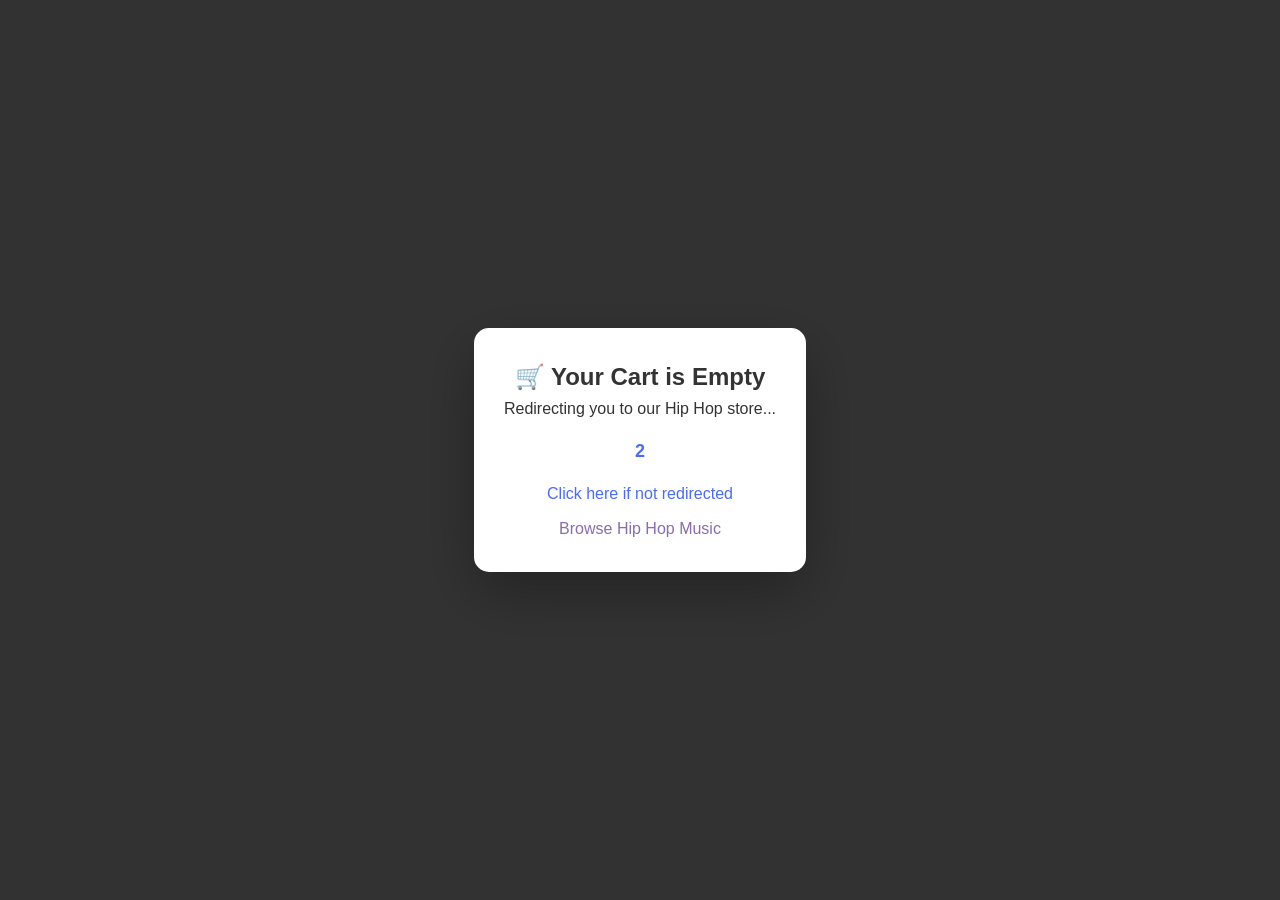
<file: cart.html>
<!DOCTYPE html>
<html lang="en">
  <head>
    <meta charset="UTF-8" />
    <meta name="viewport" content="width=device-width, initial-scale=1.0" />
    <title>Dynamic Shopping Cart</title>
    <link
      rel="stylesheet"
      href="https://cdnjs.cloudflare.com/ajax/libs/font-awesome/6.4.0/css/all.min.css"
    />
    <style>
      * {
        margin: 0;
        padding: 0;
        box-sizing: border-box;
        font-family: "Segoe UI", Tahoma, Geneva, Verdana, sans-serif;
      }

      body {
        background-color: #f8f9fa;
        color: #333;
        line-height: 1.6;
      }
      .remove-btn {
        margin-left: 20px;
        color: #ff4757;
        cursor: pointer;
        font-size: 14px;
        background: none;
        border: none;
        display: flex;
        align-items: center;
        gap: 5px;
        padding: 5px 10px;
        border-radius: 4px;
        transition: all 0.3s ease;
      }

      .remove-btn:hover {
        background-color: #ffeff0;
        transform: translateY(-1px);
      }

      .remove-btn i {
        font-size: 12px;
      }
      .container {
        max-width: 1200px;
        margin: 0 auto;
        padding: 20px;
      }

      header {
        background-color: #fff;
        box-shadow: 0 2px 10px rgba(0, 0, 0, 0.1);
        padding: 15px 0;
        position: sticky;
        top: 0;
        z-index: 100;
      }

      .header-content {
        display: flex;
        justify-content: space-between;
        align-items: center;
      }

      .logo {
        font-size: 24px;
        font-weight: 700;
        color: #4a6cf7;
        text-decoration: none;
        display: flex;
        align-items: center;
        gap: 10px;
      }

      .back-button {
        background: none;
        border: none;
        color: #4a6cf7;
        font-size: 16px;
        cursor: pointer;
        padding: 8px 16px;
        border-radius: 5px;
        transition: all 0.3s ease;
        display: flex;
        align-items: center;
        gap: 8px;
      }

      .back-button:hover {
        background-color: #f0f4ff;
        transform: translateX(-3px);
      }

      .cart-icon {
        position: relative;
        font-size: 24px;
        color: #555;
        cursor: pointer;
      }

      .cart-count {
        position: absolute;
        top: -8px;
        right: -8px;
        background-color: #ff4757;
        color: white;
        border-radius: 50%;
        width: 20px;
        height: 20px;
        display: flex;
        justify-content: center;
        align-items: center;
        font-size: 12px;
        font-weight: bold;
      }

      .page-title {
        text-align: center;
        margin: 30px 0;
        font-size: 32px;
        color: #333;
      }

      .cart-container {
        display: grid;
        grid-template-columns: 2fr 1fr;
        gap: 30px;
      }

      @media (max-width: 768px) {
        .cart-container {
          grid-template-columns: 1fr;
        }
      }

      .cart-items {
        background-color: #fff;
        border-radius: 10px;
        box-shadow: 0 5px 15px rgba(0, 0, 0, 0.05);
        padding: 25px;
      }

      .cart-item {
        display: flex;
        padding: 20px 0;
        border-bottom: 1px solid #eee;
      }

      .cart-item:last-child {
        border-bottom: none;
      }

      .item-image {
        width: 120px;
        height: 120px;
        object-fit: cover;
        border-radius: 8px;
        margin-right: 20px;
      }

      .item-details {
        flex: 1;
      }

      .item-name {
        font-size: 18px;
        font-weight: 600;
        margin-bottom: 8px;
      }

      .item-price {
        font-size: 18px;
        font-weight: 700;
        color: #4a6cf7;
        margin-bottom: 10px;
      }

      .item-actions {
        display: flex;
        align-items: center;
        margin-top: 15px;
      }

      .quantity-btn {
        width: 30px;
        height: 30px;
        border: 1px solid #ddd;
        background-color: #f8f9fa;
        display: flex;
        justify-content: center;
        align-items: center;
        cursor: pointer;
        font-size: 16px;
      }

      .quantity-input {
        width: 50px;
        height: 30px;
        border: 1px solid #ddd;
        text-align: center;
        margin: 0 5px;
      }

      .remove-btn {
        margin-left: 20px;
        color: #ff4757;
        cursor: pointer;
        font-size: 14px;
      }

      .cart-summary {
        background-color: #fff;
        border-radius: 10px;
        box-shadow: 0 5px 15px rgba(0, 0, 0, 0.05);
        padding: 25px;
        height: fit-content;
        position: sticky;
        top: 100px;
      }

      .summary-title {
        font-size: 22px;
        margin-bottom: 20px;
        padding-bottom: 15px;
        border-bottom: 1px solid #eee;
      }

      .summary-row {
        display: flex;
        justify-content: space-between;
        margin-bottom: 15px;
      }

      .summary-total {
        font-size: 20px;
        font-weight: 700;
        margin-top: 10px;
        padding-top: 15px;
        border-top: 1px solid #eee;
      }

      .checkout-btn {
        width: 100%;
        padding: 15px;
        background-color: #4a6cf7;
        color: white;
        border: none;
        border-radius: 8px;
        font-size: 16px;
        font-weight: 600;
        cursor: pointer;
        margin-top: 20px;
        transition: background-color 0.3s;
      }

      .checkout-btn:hover {
        background-color: #3a5bd9;
      }

      .continue-shopping {
        text-align: center;
        margin-top: 15px;
        color: #4a6cf7;
        cursor: pointer;
        text-decoration: none;
        display: block;
        padding: 10px;
        border-radius: 5px;
        transition: background-color 0.3s;
      }

      .continue-shopping:hover {
        background-color: #f0f4ff;
      }

      .empty-cart {
        text-align: center;
        padding: 40px 0;
      }

      .empty-cart i {
        font-size: 60px;
        color: #ddd;
        margin-bottom: 20px;
      }

      .empty-cart p {
        font-size: 18px;
        margin-bottom: 20px;
        color: #777;
      }

      .shop-now-btn {
        padding: 12px 30px;
        background-color: #4a6cf7;
        color: white;
        border: none;
        border-radius: 8px;
        font-size: 16px;
        font-weight: 600;
        cursor: pointer;
        transition: background-color 0.3s;
      }

      .shop-now-btn:hover {
        background-color: #3a5bd9;
      }

      .promo-code {
        margin-top: 20px;
        padding-top: 20px;
        border-top: 1px solid #eee;
      }

      .promo-input {
        width: 100%;
        padding: 12px;
        border: 1px solid #ddd;
        border-radius: 8px;
        margin-top: 10px;
      }

      .apply-btn {
        width: 100%;
        padding: 12px;
        background-color: #f8f9fa;
        border: 1px solid #ddd;
        border-radius: 8px;
        margin-top: 10px;
        cursor: pointer;
        transition: background-color 0.3s;
      }

      .apply-btn:hover {
        background-color: #e9ecef;
      }

      .notification {
        position: fixed;
        top: 20px;
        right: 20px;
        background-color: #4a6cf7;
        color: white;
        padding: 15px 25px;
        border-radius: 8px;
        box-shadow: 0 5px 15px rgba(0, 0, 0, 0.1);
        transform: translateX(150%);
        transition: transform 0.3s ease;
        z-index: 1000;
      }

      .notification.show {
        transform: translateX(0);
      }

      .redirect-overlay {
        position: fixed;
        top: 0;
        left: 0;
        width: 100%;
        height: 100%;
        background: rgba(0, 0, 0, 0.8);
        display: none;
        justify-content: center;
        align-items: center;
        z-index: 2000;
        backdrop-filter: blur(5px);
      }

      .redirect-message {
        background: white;
        padding: 30px;
        border-radius: 15px;
        text-align: center;
        max-width: 400px;
        box-shadow: 0 20px 60px rgba(0, 0, 0, 0.3);
      }

      .redirect-countdown {
        font-size: 18px;
        color: #4a6cf7;
        font-weight: bold;
        margin: 15px 0;
      }
    </style>
  </head>
  <body>
    <script>
      // Cart data from localStorage
      let cartData = JSON.parse(localStorage.getItem("cart")) || [];

      // Create the entire page with JavaScript
      document.addEventListener("DOMContentLoaded", function () {
        console.log("Cart data from localStorage:", cartData); // Debug log

        // Check if cart is empty and redirect after a short delay
        if (cartData.length === 0) {
          showRedirectMessage();
          return; // Don't create the page structure
        }

        createPageStructure();
        renderCartItems();
        setupEventListeners();
      });

      function showRedirectMessage() {
        // Create redirect overlay
        const overlay = document.createElement("div");
        overlay.className = "redirect-overlay";
        overlay.style.display = "flex";

        const message = document.createElement("div");
        message.className = "redirect-message";
        message.innerHTML = `
          <h2>🛒 Your Cart is Empty</h2>
          <p>Redirecting you to our Hip Hop store...</p>
          <div class="redirect-countdown" id="countdown">3</div>
          <p><a href="index.html" style="color: #4a6cf7; text-decoration: none;">Click here if not redirected</a></p>
          <p><a href="hop.html" style="color: #8a6dae; text-decoration: none; margin-top: 10px; display: inline-block;">Browse Hip Hop Music</a></p>
        `;

        overlay.appendChild(message);
        document.body.appendChild(overlay);

        // Countdown and redirect
        let countdown = 3;
        const countdownElement = document.getElementById("countdown");
        const countdownInterval = setInterval(() => {
          countdown--;
          countdownElement.textContent = countdown;

          if (countdown <= 0) {
            clearInterval(countdownInterval);
            window.location.href = "hop.html"; // Redirect to Hip Hop page
          }
        }, 1000);
      }

      function getImageForProduct(productId) {
        // Use FontAwesome icons or default image based on product
        const iconMap = {
          "fas fa-moon": "🌙",
          "fas fa-leaf": "🍃",
          "fas fa-music": "🎵",
          "fas fa-gift": "🎁",
          "fas fa-headphones": "🎧",
          "fas fa-microphone": "🎤",
          "fas fa-drum": "🥁",
          "fas fa-volume-up": "🔊",
        };

        const product = cartData.find((item) => item.id === productId);
        if (product && product.image) {
          return iconMap[product.image] || "🎵";
        }

        return "🎵";
      }

      function createPageStructure() {
        // Create header
        const header = document.createElement("header");
        const headerContent = document.createElement("div");
        headerContent.className = "header-content container";

        // Logo with back button
        const logoLink = document.createElement("a");
        logoLink.className = "logo";
        logoLink.href = "javascript:history.back()";
        logoLink.innerHTML =
          '<i class="fas fa-arrow-left"></i> Continue Shopping';

        const cartIcon = document.createElement("div");
        cartIcon.className = "cart-icon";
        cartIcon.innerHTML =
          '<i class="fas fa-shopping-cart"></i><span class="cart-count">' +
          cartData.reduce((total, item) => total + (item.quantity || 1), 0) +
          "</span>";

        headerContent.appendChild(logoLink);
        headerContent.appendChild(cartIcon);
        header.appendChild(headerContent);
        document.body.appendChild(header);

        // Create main container
        const container = document.createElement("div");
        container.className = "container";

        const pageTitle = document.createElement("h1");
        pageTitle.className = "page-title";
        pageTitle.textContent = "Your Shopping Cart";
        container.appendChild(pageTitle);

        const cartContainer = document.createElement("div");
        cartContainer.className = "cart-container";

        const cartItems = document.createElement("div");
        cartItems.className = "cart-items";
        cartItems.id = "cart-items-container";

        const cartSummary = document.createElement("div");
        cartSummary.className = "cart-summary";
        cartSummary.innerHTML = `
          <h2 class="summary-title">Order Summary</h2>
          <div class="summary-row">
              <span>Subtotal (<span id="item-count">${cartData.reduce(
                (total, item) => total + (item.quantity || 1),
                0
              )}</span> items)</span>
              <span id="subtotal">$0.00</span>
          </div>
          <div class="summary-row">
              <span>Shipping</span>
              <span id="shipping">$9.99</span>
          </div>
          <div class="summary-row">
              <span>Tax (8%)</span>
              <span id="tax">$0.00</span>
          </div>
          <div class="summary-row summary-total">
              <span>Total</span>
              <span id="total">$0.00</span>
          </div>
          
          <div class="promo-code">
              <p>Have a promo code?</p>
              <input type="text" class="promo-input" placeholder="Enter code">
              <button class="apply-btn">Apply</button>
          </div>
          
          <button class="checkout-btn">Proceed to Checkout</button>
          <a href="hop.html" class="continue-shopping">Continue Shopping</a>
        `;

        cartContainer.appendChild(cartItems);
        cartContainer.appendChild(cartSummary);
        container.appendChild(cartContainer);
        document.body.appendChild(container);

        // Update totals
        updateCartTotal();
      }

      function renderCartItems() {
        const cartItemsContainer = document.getElementById(
          "cart-items-container"
        );
        cartItemsContainer.innerHTML = "";

        console.log("Rendering cart items:", cartData); // Debug log

        if (cartData.length === 0) {
          cartItemsContainer.innerHTML = `
            <div class="empty-cart">
                <i class="fas fa-shopping-cart"></i>
                <p>Your cart is empty</p>
                <button class="shop-now-btn" onclick="window.location.href='hop.html'">Browse Hip Hop Music</button>
            </div>
          `;

          // Update cart summary to show empty state
          document.getElementById("item-count").textContent = "0";
          document.getElementById("subtotal").textContent = "$0.00";
          document.getElementById("shipping").textContent = "$0.00";
          document.getElementById("tax").textContent = "$0.00";
          document.getElementById("total").textContent = "$0.00";

          return;
        }

        cartData.forEach((item, index) => {
          const cartItem = document.createElement("div");
          cartItem.className = "cart-item";
          cartItem.dataset.id = item.id;
          cartItem.dataset.index = index; // Add index for easy removal

          // Ensure item has a quantity property
          if (!item.quantity) item.quantity = 1;

          cartItem.innerHTML = `
            <div class="item-image" style="width: 120px; height: 120px; display: flex; align-items: center; justify-content: center; background: linear-gradient(45deg, #4a6cf7, #3a5bd9); border-radius: 8px; margin-right: 20px; font-size: 48px; color: white;">
              ${getImageForProduct(item.id)}
            </div>
            <div class="item-details">
                <h3 class="item-name">${item.title || "Unknown Product"}</h3>
                <div class="item-price">$${(item.price || 0).toFixed(2)}</div>
                <p>by ${item.composer || item.artist || "Unknown Artist"}</p>
                <p style="font-size: 0.9rem; color: #666; margin-top: 5px;">${(
                  item.description || ""
                ).substring(0, 100)}...</p>
                <div class="item-actions">
                    <div class="quantity-btn minus">-</div>
                    <input type="text" class="quantity-input" value="${
                      item.quantity
                    }">
                    <div class="quantity-btn plus">+</div>
                    <button class="remove-btn" data-index="${index}">
                      <i class="fas fa-trash"></i> Remove
                    </button>
                </div>
            </div>
          `;

          cartItemsContainer.appendChild(cartItem);
        });
      }

      function setupEventListeners() {
        // Delegate events for dynamically created elements
        document.addEventListener("click", function (e) {
          // Quantity minus button
          if (e.target.classList.contains("minus")) {
            const input =
              e.target.parentElement.querySelector(".quantity-input");
            let quantity = parseInt(input.value);
            const itemId = parseInt(e.target.closest(".cart-item").dataset.id);

            if (quantity > 1) {
              quantity--;
              input.value = quantity;
              updateItemQuantity(itemId, quantity);
              updateCartTotal();
              updateLocalStorage();
              showNotification("Quantity updated");
            }
          }

          // Quantity plus button
          if (e.target.classList.contains("plus")) {
            const input =
              e.target.parentElement.querySelector(".quantity-input");
            let quantity = parseInt(input.value);
            const itemId = parseInt(e.target.closest(".cart-item").dataset.id);

            quantity++;
            input.value = quantity;
            updateItemQuantity(itemId, quantity);
            updateCartTotal();
            updateLocalStorage();
            showNotification("Quantity updated");
          }

          // Remove button - improved selector
          if (
            e.target.classList.contains("remove-btn") ||
            e.target.closest(".remove-btn")
          ) {
            const removeBtn = e.target.classList.contains("remove-btn")
              ? e.target
              : e.target.closest(".remove-btn");
            const itemIndex = parseInt(removeBtn.getAttribute("data-index"));
            removeItem(itemIndex);
          }

          // Shop now button (empty cart)
          if (e.target.classList.contains("shop-now-btn")) {
            window.location.href = "hop.html";
          }
        });

        // Checkout button
        const checkoutBtn = document.querySelector(".checkout-btn");
        if (checkoutBtn) {
          checkoutBtn.addEventListener("click", function () {
            showNotification("Proceeding to checkout!");
            // In a real application, this would redirect to a checkout page
          });
        }

        // Apply promo code
        const applyBtn = document.querySelector(".apply-btn");
        if (applyBtn) {
          applyBtn.addEventListener("click", function () {
            const promoCode = document.querySelector(".promo-input").value;
            if (promoCode) {
              showNotification(`Promo code "${promoCode}" applied!`);
              // Apply discount logic would go here
            } else {
              showNotification("Please enter a promo code");
            }
          });
        }

        // Quantity input change
        document.addEventListener("change", function (e) {
          if (e.target.classList.contains("quantity-input")) {
            let quantity = parseInt(e.target.value);
            const itemId = parseInt(e.target.closest(".cart-item").dataset.id);

            if (isNaN(quantity) || quantity < 1) {
              quantity = 1;
              e.target.value = quantity;
            }

            updateItemQuantity(itemId, quantity);
            updateCartTotal();
            updateLocalStorage();
            showNotification("Quantity updated");
          }
        });
      }

      function updateItemQuantity(itemId, quantity) {
        const item = cartData.find((item) => item.id === itemId);
        if (item) {
          item.quantity = quantity;
        }
      }

      function removeItem(itemIndex) {
        if (itemIndex < 0 || itemIndex >= cartData.length) return;

        const removedItem = cartData[itemIndex];
        cartData.splice(itemIndex, 1);

        // Show confirmation message
        showNotification(`"${removedItem.title}" removed from cart`);

        // Update the display
        renderCartItems();
        updateCartTotal();
        updateLocalStorage();

        // Update cart count in header
        const cartCount = cartData.reduce(
          (total, item) => total + (item.quantity || 1),
          0
        );
        document.querySelector(".cart-count").textContent = cartCount;

        // Update item count in summary
        const itemCountElement = document.getElementById("item-count");
        if (itemCountElement) {
          itemCountElement.textContent = cartCount;
        }

        // Check if cart is now empty and redirect
        if (cartData.length === 0) {
          setTimeout(() => {
            showRedirectMessage();
          }, 2000);
        }
      }

      function updateCartTotal() {
        let subtotal = 0;
        let itemCount = 0;

        cartData.forEach((item) => {
          const price = item.price || 0;
          const quantity = item.quantity || 1;
          subtotal += price * quantity;
          itemCount += quantity;
        });

        const shipping = subtotal > 50 ? 0 : 9.99; // Free shipping over $50
        const tax = subtotal * 0.08;
        const total = subtotal + shipping + tax;

        const subtotalElement = document.getElementById("subtotal");
        const itemCountElement = document.getElementById("item-count");
        const shippingElement = document.getElementById("shipping");
        const taxElement = document.getElementById("tax");
        const totalElement = document.getElementById("total");

        if (subtotalElement)
          subtotalElement.textContent = `$${subtotal.toFixed(2)}`;
        if (itemCountElement) itemCountElement.textContent = itemCount;
        if (shippingElement)
          shippingElement.textContent =
            shipping === 0 ? "FREE" : `$${shipping.toFixed(2)}`;
        if (taxElement) taxElement.textContent = `$${tax.toFixed(2)}`;
        if (totalElement) totalElement.textContent = `$${total.toFixed(2)}`;
      }

      function updateLocalStorage() {
        localStorage.setItem("cart", JSON.stringify(cartData));
      }

      function showNotification(message) {
        // Remove existing notification if any
        const existingNotification = document.querySelector(".notification");
        if (existingNotification) {
          existingNotification.remove();
        }

        // Create new notification
        const notification = document.createElement("div");
        notification.className = "notification";
        notification.innerHTML = `
          <div style="display: flex; align-items: center; gap: 10px;">
            <i class="fas fa-trash" style="font-size: 18px;"></i>
            <span>${message}</span>
          </div>
        `;
        document.body.appendChild(notification);

        // Show notification
        setTimeout(() => {
          notification.classList.add("show");
        }, 10);

        // Hide and remove notification after 3 seconds
        setTimeout(() => {
          notification.classList.remove("show");
          setTimeout(() => {
            notification.remove();
          }, 300);
        }, 3000);
      }
    </script>
  </body>
</html>
</file>
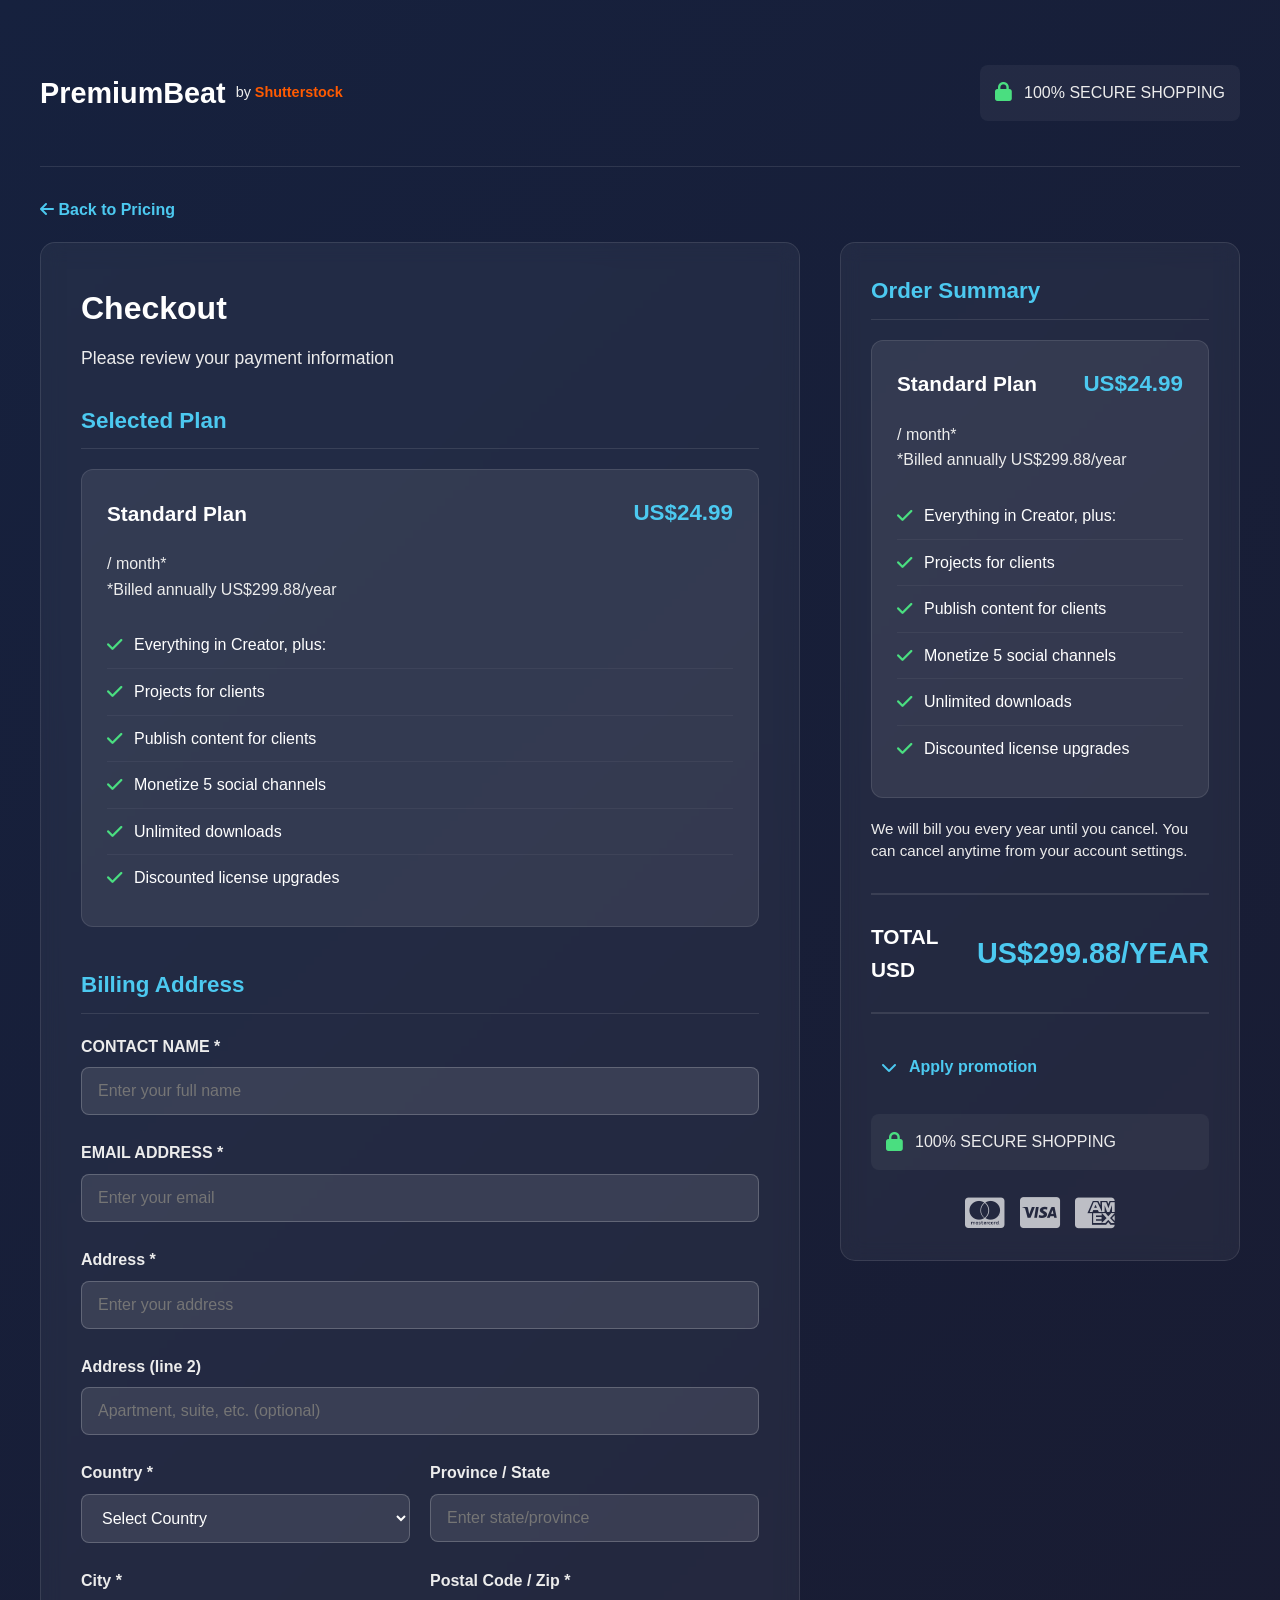
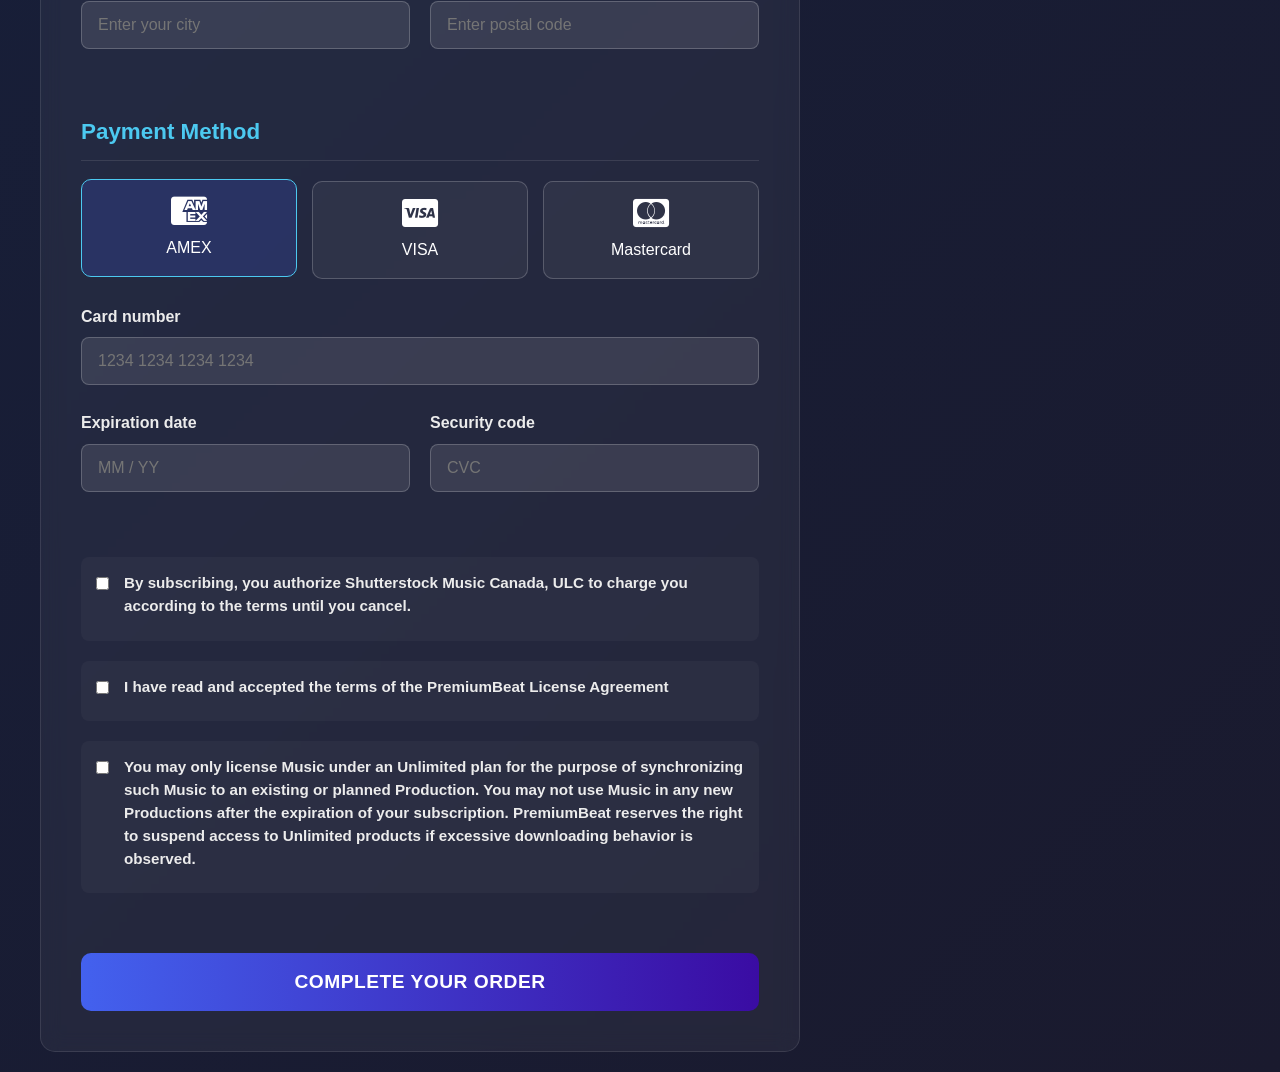
<file: checkout.html>
<!DOCTYPE html>
<html lang="en">
  <head>
    <meta charset="UTF-8" />
    <meta name="viewport" content="width=device-width, initial-scale=1.0" />
    <title>Checkout | PremiumBeat</title>
    <link
      rel="stylesheet"
      href="https://cdnjs.cloudflare.com/ajax/libs/font-awesome/6.4.0/css/all.min.css"
    />
    <style>
      * {
        margin: 0;
        padding: 0;
        box-sizing: border-box;
        font-family: "Segoe UI", Tahoma, Geneva, Verdana, sans-serif;
      }

      :root {
        --primary: #4361ee;
        --secondary: #3a0ca3;
        --accent: #4cc9f0;
        --dark: #1a1a2e;
        --darker: #16213e;
        --light: #ececec;
        --text: #ffffff;
        --success: #4ade80;
        --warning: #f59e0b;
        --error: #ef4444;
        --gray: #6c757d;
        --light-gray: #e9ecef;
      }

      body {
        background: linear-gradient(135deg, var(--darker), var(--dark));
        color: var(--text);
        line-height: 1.6;
        min-height: 100vh;
        padding: 20px;
      }

      .container {
        max-width: 1200px;
        margin: 0 auto;
      }

      header {
        display: flex;
        justify-content: space-between;
        align-items: center;
        padding: 20px 0;
        margin-bottom: 30px;
        border-bottom: 1px solid rgba(255, 255, 255, 0.1);
      }

      .logo {
        display: flex;
        align-items: center;
        gap: 10px;
      }

      .logo h1 {
        font-size: 1.8rem;
        font-weight: 700;
      }

      .logo .byline {
        font-size: 0.9rem;
        color: var(--light);
      }

      .logo .shutterstock {
        color: #ff5a00;
        font-weight: 700;
      }

      .checkout-container {
        display: grid;
        grid-template-columns: 1fr 400px;
        gap: 40px;
        align-items: start;
      }

      .checkout-form {
        background: rgba(255, 255, 255, 0.05);
        border-radius: 15px;
        padding: 40px;
        backdrop-filter: blur(10px);
        border: 1px solid rgba(255, 255, 255, 0.1);
      }

      .order-summary {
        background: rgba(255, 255, 255, 0.05);
        border-radius: 15px;
        padding: 30px;
        backdrop-filter: blur(10px);
        border: 1px solid rgba(255, 255, 255, 0.1);
        height: fit-content;
        position: sticky;
        top: 20px;
      }

      h2 {
        font-size: 2rem;
        margin-bottom: 10px;
        color: white;
      }

      .subtitle {
        color: var(--light);
        margin-bottom: 30px;
        font-size: 1.1rem;
      }

      h3 {
        font-size: 1.4rem;
        margin-bottom: 20px;
        color: var(--accent);
        padding-bottom: 10px;
        border-bottom: 1px solid rgba(255, 255, 255, 0.1);
      }

      .section {
        margin-bottom: 40px;
      }

      .plan-card {
        background: rgba(255, 255, 255, 0.08);
        border-radius: 12px;
        padding: 25px;
        margin-bottom: 20px;
        border: 1px solid rgba(255, 255, 255, 0.1);
      }

      .plan-header {
        display: flex;
        justify-content: space-between;
        align-items: center;
        margin-bottom: 20px;
      }

      .plan-name {
        font-weight: 700;
        font-size: 1.3rem;
        color: white;
      }

      .plan-price {
        font-weight: 700;
        color: var(--accent);
        font-size: 1.4rem;
      }

      .features-list {
        list-style: none;
      }

      .features-list li {
        padding: 10px 0;
        display: flex;
        align-items: center;
        gap: 12px;
        border-bottom: 1px solid rgba(255, 255, 255, 0.05);
      }

      .features-list li:last-child {
        border-bottom: none;
      }

      .features-list li i {
        color: var(--success);
        font-size: 1.1rem;
      }

      .form-group {
        margin-bottom: 25px;
      }

      label {
        display: block;
        margin-bottom: 8px;
        font-weight: 600;
        color: var(--light);
      }

      input,
      select {
        width: 100%;
        padding: 14px 16px;
        border-radius: 8px;
        border: 1px solid rgba(255, 255, 255, 0.2);
        background: rgba(255, 255, 255, 0.1);
        color: white;
        font-size: 1rem;
        transition: all 0.3s ease;
      }

      input:focus,
      select:focus {
        outline: none;
        border-color: var(--accent);
        box-shadow: 0 0 0 2px rgba(76, 201, 240, 0.2);
      }

      .form-row {
        display: grid;
        grid-template-columns: 1fr 1fr;
        gap: 20px;
      }

      .payment-methods {
        display: flex;
        gap: 15px;
        margin-bottom: 25px;
      }

      .payment-method {
        padding: 15px;
        border: 1px solid rgba(255, 255, 255, 0.2);
        border-radius: 10px;
        cursor: pointer;
        text-align: center;
        flex: 1;
        transition: all 0.3s ease;
        background: rgba(255, 255, 255, 0.05);
      }

      .payment-method.active {
        border-color: var(--accent);
        background: rgba(67, 97, 238, 0.2);
        transform: translateY(-2px);
      }

      .payment-method i {
        font-size: 2rem;
        margin-bottom: 8px;
        display: block;
      }

      .checkbox-group {
        display: flex;
        align-items: flex-start;
        gap: 15px;
        margin-bottom: 20px;
        padding: 15px;
        background: rgba(255, 255, 255, 0.03);
        border-radius: 8px;
      }

      .checkbox-group input {
        width: auto;
        margin-top: 5px;
      }

      .terms-text {
        font-size: 0.95rem;
        color: var(--light);
        line-height: 1.5;
      }

      .total-section {
        display: flex;
        justify-content: space-between;
        align-items: center;
        margin: 30px 0;
        padding: 25px 0;
        border-top: 2px solid rgba(255, 255, 255, 0.1);
        border-bottom: 2px solid rgba(255, 255, 255, 0.1);
      }

      .total-label {
        font-size: 1.3rem;
        font-weight: 600;
        color: white;
      }

      .total-amount {
        font-size: 1.8rem;
        font-weight: 700;
        color: var(--accent);
      }

      .promo-section {
        margin: 25px 0;
      }

      .promo-toggle {
        display: flex;
        align-items: center;
        gap: 12px;
        color: var(--accent);
        cursor: pointer;
        margin-bottom: 15px;
        font-weight: 600;
        padding: 10px;
        border-radius: 6px;
        transition: background 0.3s ease;
      }

      .promo-toggle:hover {
        background: rgba(255, 255, 255, 0.05);
      }

      .promo-input {
        display: none;
        width: 100%;
        padding: 14px 16px;
        border-radius: 8px;
        border: 1px solid rgba(255, 255, 255, 0.2);
        background: rgba(255, 255, 255, 0.1);
        color: white;
        font-size: 1rem;
      }

      .promo-input.active {
        display: block;
      }

      .secure-shopping {
        display: flex;
        align-items: center;
        gap: 12px;
        margin: 25px 0;
        font-size: 1rem;
        color: var(--light);
        padding: 15px;
        background: rgba(255, 255, 255, 0.05);
        border-radius: 8px;
      }

      .secure-shopping i {
        color: var(--success);
        font-size: 1.2rem;
      }

      .payment-icons {
        display: flex;
        gap: 15px;
        margin-top: 15px;
        justify-content: center;
      }

      .payment-icons i {
        font-size: 2.2rem;
        color: rgba(255, 255, 255, 0.7);
        transition: color 0.3s ease;
      }

      .payment-icons i:hover {
        color: white;
      }

      .complete-order {
        width: 100%;
        background: linear-gradient(to right, var(--primary), var(--secondary));
        color: white;
        border: none;
        padding: 18px;
        border-radius: 10px;
        font-weight: 700;
        font-size: 1.2rem;
        cursor: pointer;
        transition: all 0.3s ease;
        margin-top: 20px;
        text-transform: uppercase;
        letter-spacing: 0.5px;
      }

      .complete-order:hover {
        transform: translateY(-3px);
        box-shadow: 0 8px 25px rgba(67, 97, 238, 0.4);
      }

      .back-button {
        display: inline-block;
        color: var(--accent);
        text-decoration: none;
        margin-bottom: 20px;
        font-weight: 600;
      }

      .back-button:hover {
        text-decoration: underline;
      }

      @media (max-width: 1024px) {
        .checkout-container {
          grid-template-columns: 1fr;
          gap: 30px;
        }

        .order-summary {
          position: static;
        }
      }

      @media (max-width: 768px) {
        .container {
          padding: 0 15px;
        }

        .form-row {
          grid-template-columns: 1fr;
          gap: 15px;
        }

        .payment-methods {
          flex-direction: column;
        }
      }

      @media (max-width: 480px) {
        .checkout-form,
        .order-summary {
          padding: 25px 20px;
        }

        h2 {
          font-size: 1.7rem;
        }

        h3 {
          font-size: 1.3rem;
        }
      }
    </style>
  </head>
  <body>
    <div class="container">
      <header>
        <div class="logo">
          <h1>PremiumBeat</h1>
          <div class="byline">
            by <span class="shutterstock">Shutterstock</span>
          </div>
        </div>
        <div class="secure-shopping">
          <i class="fas fa-lock"></i>
          <span>100% SECURE SHOPPING</span>
        </div>
      </header>

      <a href="unlimite.html" class="back-button">
        <i class="fas fa-arrow-left"></i> Back to Pricing
      </a>

      <div class="checkout-container">
        <div class="checkout-form">
          <h2>Checkout</h2>
          <p class="subtitle">Please review your payment information</p>

          <div class="section">
            <h3>Selected Plan</h3>
            <div class="plan-card" id="selected-plan-card">
              <!-- Plan details will be dynamically inserted here -->
            </div>
          </div>

          <div class="section">
            <h3>Billing Address</h3>
            <div class="form-group">
              <label for="contact-name">CONTACT NAME *</label>
              <input
                type="text"
                id="contact-name"
                placeholder="Enter your full name"
              />
            </div>
            <div class="form-group">
              <label for="email">EMAIL ADDRESS *</label>
              <input type="email" id="email" placeholder="Enter your email" />
            </div>
            <div class="form-group">
              <label for="address">Address *</label>
              <input
                type="text"
                id="address"
                placeholder="Enter your address"
              />
            </div>
            <div class="form-group">
              <label for="address2">Address (line 2)</label>
              <input
                type="text"
                id="address2"
                placeholder="Apartment, suite, etc. (optional)"
              />
            </div>
            <div class="form-row">
              <div class="form-group">
                <label for="country">Country *</label>
                <select id="country">
                  <option value="">Select Country</option>
                  <option value="kenya">Kenya</option>
                  <option value="us">United States</option>
                  <option value="uk">United Kingdom</option>
                  <option value="canada">Canada</option>
                  <option value="australia">Australia</option>
                </select>
              </div>
              <div class="form-group">
                <label for="state">Province / State</label>
                <input
                  type="text"
                  id="state"
                  placeholder="Enter state/province"
                />
              </div>
            </div>
            <div class="form-row">
              <div class="form-group">
                <label for="city">City *</label>
                <input type="text" id="city" placeholder="Enter your city" />
              </div>
              <div class="form-group">
                <label for="postal">Postal Code / Zip *</label>
                <input
                  type="text"
                  id="postal"
                  placeholder="Enter postal code"
                />
              </div>
            </div>
          </div>

          <div class="section">
            <h3>Payment Method</h3>
            <div class="payment-methods">
              <div class="payment-method active">
                <i class="fab fa-cc-amex"></i>
                <div>AMEX</div>
              </div>
              <div class="payment-method">
                <i class="fab fa-cc-visa"></i>
                <div>VISA</div>
              </div>
              <div class="payment-method">
                <i class="fab fa-cc-mastercard"></i>
                <div>Mastercard</div>
              </div>
            </div>

            <div class="form-group">
              <label for="card-number">Card number</label>
              <input
                type="text"
                id="card-number"
                placeholder="1234 1234 1234 1234"
              />
            </div>
            <div class="form-row">
              <div class="form-group">
                <label for="expiry">Expiration date</label>
                <input type="text" id="expiry" placeholder="MM / YY" />
              </div>
              <div class="form-group">
                <label for="cvc">Security code</label>
                <input type="text" id="cvc" placeholder="CVC" />
              </div>
            </div>
          </div>

          <div class="section">
            <div class="checkbox-group">
              <input type="checkbox" id="terms" />
              <label for="terms" class="terms-text">
                By subscribing, you authorize Shutterstock Music Canada, ULC to
                charge you according to the terms until you cancel.
              </label>
            </div>
            <div class="checkbox-group">
              <input type="checkbox" id="agreement" />
              <label for="agreement" class="terms-text">
                I have read and accepted the terms of the PremiumBeat License
                Agreement
              </label>
            </div>
            <div class="checkbox-group">
              <input type="checkbox" id="usage" />
              <label for="usage" class="terms-text">
                You may only license Music under an Unlimited plan for the
                purpose of synchronizing such Music to an existing or planned
                Production. You may not use Music in any new Productions after
                the expiration of your subscription. PremiumBeat reserves the
                right to suspend access to Unlimited products if excessive
                downloading behavior is observed.
              </label>
            </div>
          </div>

          <button class="complete-order">COMPLETE YOUR ORDER</button>
        </div>

        <div class="order-summary">
          <h3>Order Summary</h3>
          <div class="plan-card" id="order-plan-card">
            <!-- Order summary plan details will be dynamically inserted here -->
          </div>

          <p class="terms-text">
            We will bill you every year until you cancel. You can cancel anytime
            from your account settings.
          </p>

          <div class="total-section">
            <div class="total-label">TOTAL USD</div>
            <div class="total-amount" id="total-amount">US$299.88/YEAR</div>
          </div>

          <div class="promo-section">
            <div class="promo-toggle">
              <i class="fas fa-chevron-down"></i>
              <span>Apply promotion</span>
            </div>
            <input
              type="text"
              class="promo-input"
              placeholder="Enter promo code"
            />
          </div>

          <div class="secure-shopping">
            <i class="fas fa-lock"></i>
            <span>100% SECURE SHOPPING</span>
          </div>

          <div class="payment-icons">
            <i class="fab fa-cc-mastercard"></i>
            <i class="fab fa-cc-visa"></i>
            <i class="fab fa-cc-amex"></i>
          </div>
        </div>
      </div>
    </div>

    <script>
      // Plan configurations
      const plans = {
        creator: {
          name: "Creator",
          monthlyPrice: "9.99",
          yearlyPrice: "119.88",
          features: [
            "Personal use",
            "Publish anywhere online",
            "Monetize 1 social channel",
            "Unlimited downloads",
            "Discounted license upgrades",
          ],
        },
        standard: {
          name: "Standard",
          monthlyPrice: "24.99",
          yearlyPrice: "299.88",
          features: [
            "Everything in Creator, plus:",
            "Projects for clients",
            "Publish content for clients",
            "Monetize 5 social channels",
            "Unlimited downloads",
            "Discounted license upgrades",
          ],
        },
        enterprise: {
          name: "Enterprise",
          monthlyPrice: "Custom",
          yearlyPrice: "Custom",
          features: [
            "Everything in Standard, plus:",
            "Coverage in TV, radio, film, apps, games",
            "Industrial uses",
            "Monetize unlimited social channels",
            "Team plans & music curation",
            "Custom invoicing",
          ],
        },
      };

      // Get plan details from URL parameters
      const urlParams = new URLSearchParams(window.location.search);
      const planType = urlParams.get("plan") || "standard";
      const price = urlParams.get("price");

      const selectedPlan = plans[planType] || plans.standard;

      // Update the page with plan details
      function updatePlanDetails() {
        const planCard = document.getElementById("selected-plan-card");
        const orderPlanCard = document.getElementById("order-plan-card");
        const totalAmount = document.getElementById("total-amount");

        // Create plan details HTML
        const planDetailsHTML = `
                <div class="plan-header">
                    <div class="plan-name">${selectedPlan.name} Plan</div>
                    <div class="plan-price">US$${
                      selectedPlan.monthlyPrice
                    }</div>
                </div>
                <div class="plan-billing" style="color: var(--light); margin-bottom: 20px;">
                    / month*<br>*Billed annually US$${
                      selectedPlan.yearlyPrice
                    }/year
                </div>
                <ul class="features-list">
                    ${selectedPlan.features
                      .map(
                        (feature) => `
                        <li><i class="fas fa-check"></i> ${feature}</li>
                    `
                      )
                      .join("")}
                </ul>
            `;

        // Update both plan cards
        planCard.innerHTML = planDetailsHTML;
        orderPlanCard.innerHTML = planDetailsHTML;

        // Update total amount
        if (selectedPlan.name === "Enterprise") {
          totalAmount.textContent = "Custom Quote";
        } else {
          totalAmount.textContent = `US$${selectedPlan.yearlyPrice}/YEAR`;
        }

        // Update page title
        document.title = `${selectedPlan.name} Plan Checkout | PremiumBeat`;
      }

      // Initialize the page
      document.addEventListener("DOMContentLoaded", function () {
        updatePlanDetails();

        // Toggle payment methods
        document.querySelectorAll(".payment-method").forEach((method) => {
          method.addEventListener("click", function () {
            document.querySelectorAll(".payment-method").forEach((m) => {
              m.classList.remove("active");
            });
            this.classList.add("active");
          });
        });

        // Toggle promo code input
        document
          .querySelector(".promo-toggle")
          .addEventListener("click", function () {
            const promoInput = document.querySelector(".promo-input");
            promoInput.classList.toggle("active");

            const icon = this.querySelector("i");
            if (promoInput.classList.contains("active")) {
              icon.classList.remove("fa-chevron-down");
              icon.classList.add("fa-chevron-up");
              promoInput.focus();
            } else {
              icon.classList.remove("fa-chevron-up");
              icon.classList.add("fa-chevron-down");
            }
          });

        // Form submission
        document
          .querySelector(".complete-order")
          .addEventListener("click", function () {
            const checkboxes = document.querySelectorAll(
              'input[type="checkbox"]'
            );
            const allChecked = Array.from(checkboxes).every(
              (checkbox) => checkbox.checked
            );

            if (allChecked) {
              alert(
                `Thank you for subscribing to the ${selectedPlan.name} Plan! Your order has been processed successfully.`
              );
              // In a real application, you would submit the form data to a server here
            } else {
              alert(
                "Please accept all terms and conditions to complete your order."
              );
            }
          });
      });
    </script>
  </body>
</html>
</file>
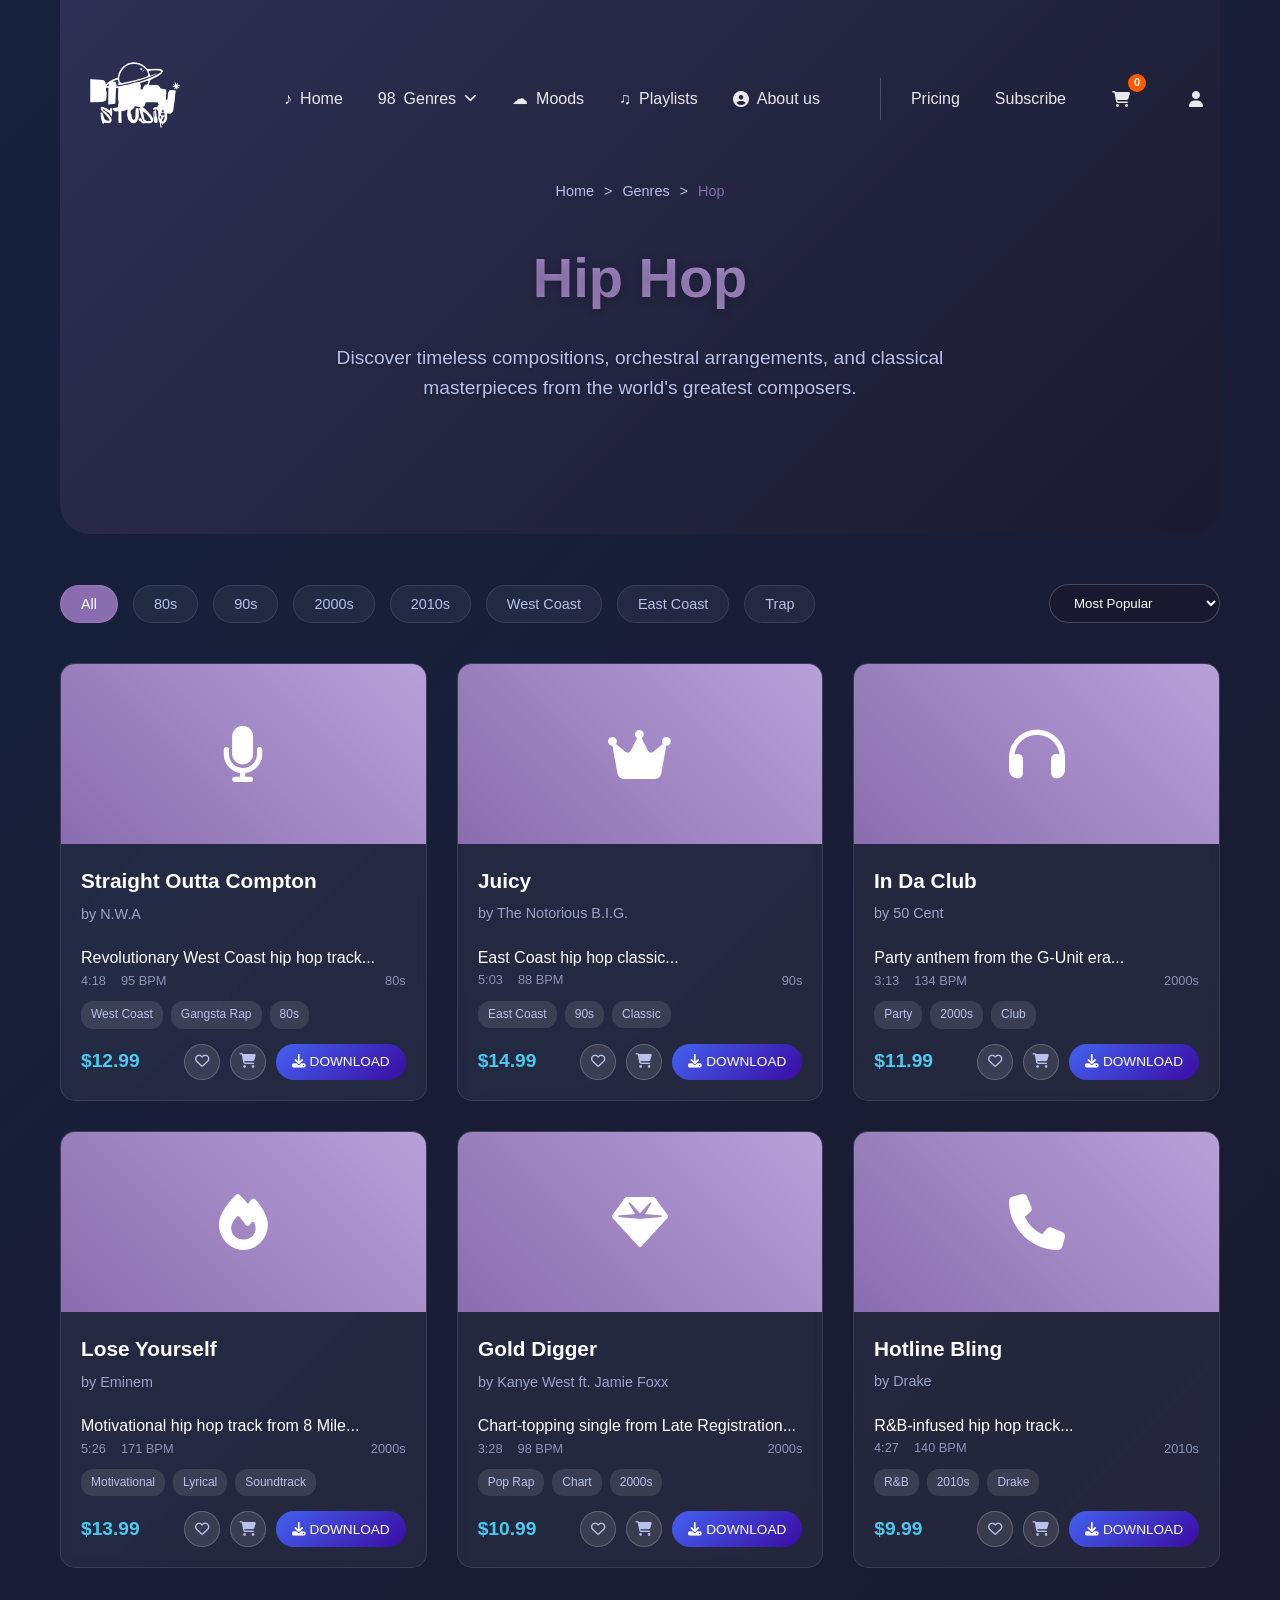
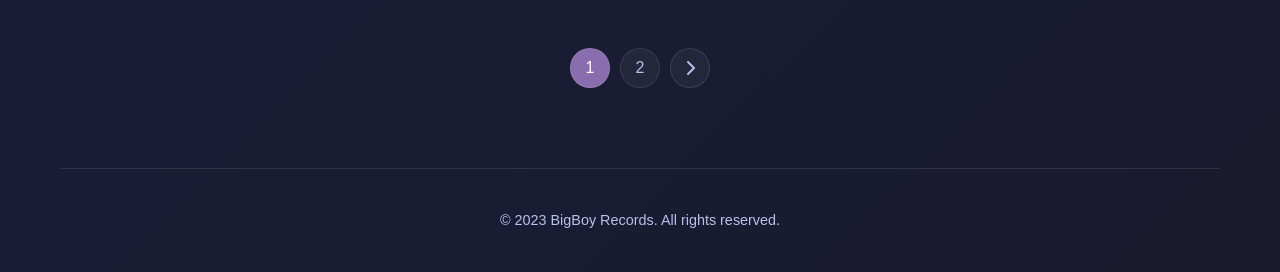
<file: hop.html>
<!DOCTYPE html>
<html lang="en">
  <head>
    <meta charset="UTF-8" />
    <meta name="viewport" content="width=device-width, initial-scale=1.0" />
    <title>Classical Music | BigBoy Records</title>
    <link
      rel="stylesheet"
      href="https://cdnjs.cloudflare.com/ajax/libs/font-awesome/6.4.0/css/all.min.css"
    />
    <style>
      * {
        margin: 0;
        padding: 0;
        box-sizing: border-box;
        font-family: "Segoe UI", Tahoma, Geneva, Verdana, sans-serif;
      }

      :root {
        --primary: #4361ee;
        --secondary: #3a0ca3;
        --accent: #4cc9f0;
        --dark: #1a1a2e;
        --darker: #16213e;
        --light: #b8c1ec;
        --text: #ffffff;
        --classical: #8a6dae;
      }

      body {
        background: linear-gradient(135deg, var(--darker) 0%, var(--dark) 100%);
        color: var(--text);
        line-height: 1.6;
        min-height: 100vh;
      }

      .container {
        max-width: 1200px;
        margin: 0 auto;
        padding: 0 20px;
      }

      /* Header Styles */
      header {
        padding: 25px 0;
        position: fixed;
        top: 30px;
        left: 50%;
        transform: translateX(-50%);
        width: 90%;
        max-width: 1200px;
        z-index: 1000;
        transition: all 0.3s ease;
      }

      .nav-container {
        display: flex;
        justify-content: space-between;
        align-items: center;
      }

      .logo-section {
        display: flex;
        align-items: center;
      }

      .logo-img {
        height: 80px;
        filter: brightness(0) invert(1);
        transition: transform 0.3s ease;
      }

      .logo-img:hover {
        transform: scale(1.05);
      }

      nav {
        display: flex;
        align-items: center;
        gap: 40px;
      }

      .nav-main {
        display: flex;
        list-style: none;
        gap: 35px;
      }

      .nav-main li a {
        color: rgba(255, 255, 255, 0.9);
        text-decoration: none;
        font-weight: 500;
        font-size: 1rem;
        transition: all 0.3s ease;
        display: flex;
        align-items: center;
        gap: 8px;
        padding: 8px 0;
        position: relative;
      }

      .nav-main li a:hover {
        color: white;
        transform: translateY(-2px);
      }

      .nav-main li a::after {
        content: "";
        position: absolute;
        bottom: 0;
        left: 0;
        width: 0;
        height: 2px;
        background: var(--accent);
        transition: width 0.3s ease;
      }

      .nav-main li a:hover::after {
        width: 100%;
      }

      /* Dropdown Styles */
      .dropdown {
        position: relative;
      }

      .dropdown-content {
        position: absolute;
        top: 100%;
        left: 0;
        background: rgba(26, 26, 46, 0.95);
        backdrop-filter: blur(10px);
        border-radius: 10px;
        min-width: 200px;
        padding: 10px 0;
        box-shadow: 0 10px 30px rgba(0, 0, 0, 0.3);
        border: 1px solid rgba(255, 255, 255, 0.1);
        opacity: 0;
        visibility: hidden;
        transform: translateY(10px);
        transition: all 0.3s ease;
        z-index: 1001;
      }

      .dropdown:hover .dropdown-content {
        opacity: 1;
        visibility: visible;
        transform: translateY(0);
      }

      .dropdown-content a {
        display: block;
        padding: 12px 20px;
        color: rgba(255, 255, 255, 0.9);
        text-decoration: none;
        transition: all 0.3s ease;
        font-size: 0.95rem;
      }

      .dropdown-content a:hover {
        background: rgba(67, 97, 238, 0.3);
        color: white;
        padding-left: 25px;
      }

      .dropdown-content a i {
        margin-right: 10px;
        width: 16px;
        text-align: center;
      }

      /* Updated Nav Secondary Styles */
      .nav-secondary {
        display: flex;
        list-style: none;
        gap: 35px;
        margin-left: 20px;
        padding-left: 30px;
        border-left: 1px solid rgba(255, 255, 255, 0.2);
        align-items: center;
      }

      .nav-secondary li a {
        color: rgba(255, 255, 255, 0.9);
        text-decoration: none;
        font-weight: 500;
        font-size: 1rem;
        transition: all 0.3s ease;
        display: flex;
        align-items: center;
        gap: 8px;
        padding: 8px 0;
        position: relative;
      }

      .nav-secondary li a:hover {
        color: white;
        transform: translateY(-2px);
      }

      .nav-secondary li a::after {
        content: "";
        position: absolute;
        bottom: 0;
        left: 0;
        width: 0;
        height: 2px;
        background: var(--accent);
        transition: width 0.3s ease;
      }

      .nav-secondary li a:hover::after {
        width: 100%;
      }

      /* Shopping Cart and User Icon Styles */
      .nav-icon-link {
        position: relative;
        display: flex;
        align-items: center;
        justify-content: center;
        width: 40px;
        height: 40px;
        border-radius: 50%;
        transition: all 0.3s ease;
        color: rgba(255, 255, 255, 0.9);
        text-decoration: none;
      }

      .nav-icon-link:hover {
        background: rgba(255, 255, 255, 0.1);
        transform: translateY(-2px);
        color: white;
      }

      .cart-count {
        position: absolute;
        top: -5px;
        right: -5px;
        background: #ff5a00;
        color: white;
        border-radius: 50%;
        width: 18px;
        height: 18px;
        font-size: 0.7rem;
        font-weight: 600;
        display: flex;
        align-items: center;
        justify-content: center;
        line-height: 1;
      }

      /* Hero Section */
      .hero {
        padding: 180px 0 100px;
        text-align: center;
        background: linear-gradient(
          135deg,
          rgba(138, 109, 174, 0.2) 0%,
          rgba(26, 26, 46, 0.8) 100%
        );
        border-radius: 0 0 30px 30px;
        margin-bottom: 50px;
      }

      .hero h1 {
        font-size: 3.5rem;
        margin-bottom: 20px;
        background: linear-gradient(to right, var(--classical), #b8a1d9);
        -webkit-background-clip: text;
        background-clip: text;
        color: transparent;
        text-shadow: 0 2px 10px rgba(0, 0, 0, 0.2);
      }

      .hero p {
        font-size: 1.2rem;
        max-width: 700px;
        margin: 0 auto 30px;
        color: var(--light);
        text-shadow: 0 1px 3px rgba(0, 0, 0, 0.3);
      }

      .breadcrumb {
        display: flex;
        justify-content: center;
        gap: 10px;
        margin-bottom: 30px;
        font-size: 0.9rem;
        color: var(--light);
      }

      .breadcrumb a {
        color: var(--light);
        text-decoration: none;
        transition: color 0.3s ease;
      }

      .breadcrumb a:hover {
        color: var(--accent);
      }

      .breadcrumb span {
        color: var(--classical);
      }

      /* Filter Section */
      .filter-section {
        margin-bottom: 40px;
      }

      .filter-container {
        display: flex;
        justify-content: space-between;
        align-items: center;
        flex-wrap: wrap;
        gap: 20px;
      }

      .filter-options {
        display: flex;
        gap: 15px;
        flex-wrap: wrap;
      }

      .filter-btn {
        background: rgba(255, 255, 255, 0.05);
        border: 1px solid rgba(255, 255, 255, 0.1);
        color: #b8c1ec; /* Changed from var(--light) to ensure visibility */
        padding: 10px 20px;
        border-radius: 25px;
        cursor: pointer;
        transition: all 0.3s ease;
        font-size: 0.9rem;
      }

      .filter-btn:hover,
      .filter-btn.active {
        background: var(--classical);
        color: white; /* This ensures text stays visible when active/hover */
      }

      .sort-options select {
        background: rgba(26, 26, 46, 0.8); /* Dark background for contrast */
        border: 1px solid rgba(255, 255, 255, 0.2);
        color: #ffffff; /* White text that will show on dark background */
        padding: 10px 20px;
        border-radius: 25px;
        cursor: pointer;
      }
      .sort-options select option {
        background: var(--darker);
        color: white;
      }

      /* Products Grid */
      .products-grid {
        display: grid;
        grid-template-columns: repeat(auto-fill, minmax(320px, 1fr));
        gap: 30px;
        margin-bottom: 80px;
      }

      .product-card {
        background: rgba(255, 255, 255, 0.05);
        border-radius: 15px;
        overflow: hidden;
        transition: all 0.3s ease;
        backdrop-filter: blur(5px);
        border: 1px solid rgba(255, 255, 255, 0.1);
      }

      .product-card:hover {
        transform: translateY(-10px);
        background: rgba(255, 255, 255, 0.08);
        box-shadow: 0 10px 25px rgba(0, 0, 0, 0.2);
      }

      .product-image {
        height: 180px;
        position: relative;
        display: flex;
        align-items: center;
        justify-content: center;
        font-size: 3.5rem;
        color: white;
        background: linear-gradient(45deg, var(--classical), #b8a1d9);
      }

      .play-button {
        position: absolute;
        top: 50%;
        left: 50%;
        transform: translate(-50%, -50%);
        width: 60px;
        height: 60px;
        background: rgba(255, 255, 255, 0.9);
        border-radius: 50%;
        display: flex;
        align-items: center;
        justify-content: center;
        cursor: pointer;
        transition: all 0.3s ease;
        opacity: 0;
        backdrop-filter: blur(10px);
      }

      .product-image:hover .play-button {
        opacity: 1;
        transform: translate(-50%, -50%) scale(1.1);
      }

      .play-button i {
        color: var(--classical);
        font-size: 1.5rem;
        margin-left: 3px;
      }

      .play-button.playing i {
        color: #ff5a00;
      }

      .product-info {
        padding: 20px;
      }

      .product-header {
        display: flex;
        justify-content: space-between;
        align-items: flex-start;
        margin-bottom: 10px;
      }

      .product-info h3 {
        font-size: 1.3rem;
        margin-bottom: 5px;
        flex: 1;
      }

      .product-composer {
        color: var(--light);
        font-size: 0.9rem;
        margin-bottom: 10px;
        opacity: 0.8;
      }

      .product-description {
        display: -webkit-box;
        -webkit-line-clamp: 2;
        -webkit-box-orient: vertical;
        overflow: hidden;
        line-clamp: 2;
      }

      .product-meta {
        display: flex;
        justify-content: space-between;
        font-size: 0.8rem;
        color: var(--light);
        opacity: 0.7;
        margin-bottom: 10px;
      }

      .bpm-duration {
        display: flex;
        gap: 15px;
      }

      .product-tags {
        display: flex;
        flex-wrap: wrap;
        gap: 8px;
        margin-bottom: 15px;
      }

      .tag {
        background: rgba(255, 255, 255, 0.1);
        padding: 4px 10px;
        border-radius: 12px;
        font-size: 0.75rem;
        color: var(--light);
      }

      .product-footer {
        display: flex;
        justify-content: space-between;
        align-items: center;
        margin-top: 15px;
      }

      .product-price {
        font-size: 1.2rem;
        font-weight: 600;
        color: var(--accent);
      }

      .product-actions {
        display: flex;
        gap: 10px;
      }

      .action-btn {
        background: rgba(255, 255, 255, 0.1);
        border: 1px solid rgba(255, 255, 255, 0.2);
        color: var(--light);
        width: 36px;
        height: 36px;
        border-radius: 50%;
        display: flex;
        align-items: center;
        justify-content: center;
        cursor: pointer;
        transition: all 0.3s ease;
        font-size: 0.9rem;
      }

      .action-btn:hover {
        background: var(--classical);
        color: white;
        transform: scale(1.1);
      }

      .download-btn {
        background: linear-gradient(135deg, var(--primary), var(--secondary));
        color: white;
        border: none;
        padding: 8px 16px;
        border-radius: 20px;
        font-size: 0.85rem;
        font-weight: 500;
        cursor: pointer;
        transition: all 0.3s ease;
      }

      .download-btn:hover {
        transform: translateY(-2px);
        box-shadow: 0 4px 12px rgba(67, 97, 238, 0.3);
      }

      /* Audio Player */
      .audio-player {
        width: 100%;
        margin: 10px 0;
      }

      .audio-player audio {
        width: 100%;
        height: 40px;
        border-radius: 20px;
      }

      /* Pagination */
      .pagination {
        display: flex;
        justify-content: center;
        gap: 10px;
        margin-bottom: 80px;
      }

      .pagination-btn {
        background: rgba(255, 255, 255, 0.05);
        border: 1px solid rgba(255, 255, 255, 0.1);
        color: var(--light);
        width: 40px;
        height: 40px;
        border-radius: 50%;
        display: flex;
        align-items: center;
        justify-content: center;
        cursor: pointer;
        transition: all 0.3s ease;
      }

      .pagination-btn:hover,
      .pagination-btn.active {
        background: var(--classical);
        color: white;
      }

      /* Footer */
      footer {
        text-align: center;
        padding: 40px 0;
        border-top: 1px solid rgba(255, 255, 255, 0.1);
        color: var(--light);
        font-size: 0.9rem;
      }

      /* Responsive Styles */
      @media (max-width: 1024px) {
        .nav-main {
          gap: 25px;
        }

        .nav-secondary {
          gap: 20px;
        }
      }

      @media (max-width: 768px) {
        header {
          padding: 20px 0;
          top: 15px;
        }

        .nav-container {
          flex-direction: column;
          gap: 15px;
        }

        nav {
          flex-direction: column;
          gap: 15px;
        }

        .nav-main,
        .nav-secondary {
          flex-wrap: wrap;
          justify-content: center;
        }

        .nav-secondary {
          border-left: none;
          padding-left: 0;
          margin-left: 0;
        }

        .hero {
          padding: 220px 0 100px;
        }

        .hero h1 {
          font-size: 2.5rem;
        }

        .filter-container {
          flex-direction: column;
          align-items: flex-start;
        }

        .products-grid {
          grid-template-columns: repeat(auto-fill, minmax(280px, 1fr));
        }

        /* Mobile Dropdown Styles */
        .dropdown-content {
          position: static;
          opacity: 1;
          visibility: visible;
          transform: none;
          margin-top: 10px;
          display: none;
          background: rgba(255, 255, 255, 0.05);
          border-radius: 10px;
        }

        .dropdown.active .dropdown-content {
          display: block;
        }
      }
    </style>
  </head>
  <body>
    <div class="container">
      <!-- Floating Navbar -->
      <header>
        <div class="nav-container">
          <div class="logo-section">
            <!-- Logo Image with Home Link -->
            <a href="index.html" class="logo-link">
              <img
                src="img/logo/logo-01.png"
                alt="SoundVerse Pro Logo"
                class="logo-img"
              />
            </a>
          </div>
          <!-- dropdown -->
          <nav>
            <ul class="nav-main">
              <li>
                <a href="index.html"><span class="nav-icon">♪</span> Home</a>
              </li>
              <li class="dropdown">
                <a href="#"
                  ><span class="nav-icon">98</span> Genres
                  <i class="fas fa-chevron-down" style="font-size: 0.8rem"></i
                ></a>
                <div class="dropdown-content">
                  <a href="genres.html?filter=all"
                    ><i class="fas fa-list"></i> All Genres</a
                  >
                  <a href="product.html?filter=rock"
                    ><i class="fas fa-guitar"></i> Rock</a
                  >
                  <a href="hop.html?filter=hiphop"
                    ><i class="fas fa-drum"></i> Hip Hop</a
                  >
                  <a href="product.html?filter=pop"
                    ><i class="fas fa-music"></i> Pop</a
                  >
                  <a href="genge.html?filter=Genge Tone"
                    ><i class="fas fa-headphones"></i> Genge Tone</a
                  >
                  <a href="product.html?filter=jazz"
                    ><i class="fas fa-record-vinyl"></i> Jazz</a
                  >
                  <a href="product.html?filter=country"
                    ><i class="fas fa-guitar-electric"></i> Country</a
                  >
                  <a href="product.html?filter=rnb"
                    ><i class="fas fa-microphone-alt"></i> R&B</a
                  >
                  <a href="classical.html"
                    ><i class="fas fa-compact-disc"></i> Classical</a
                  >
                </div>
              </li>
              <li>
                <a href="#"><span class="nav-icon">☁</span> Moods</a>
              </li>
              <li>
                <a href="#"><span class="nav-icon">♫</span> Playlists</a>
              </li>
              <li>
                <a href="#">
                  <i class="fas fa-circle-user nav-icon"></i>
                  About us
                </a>
              </li>
            </ul>
            <ul class="nav-secondary">
              <li><a href="pricing.html">Pricing</a></li>
              <li><a href="#">Subscribe</a></li>
              <li>
                <a href="cart.html" class="nav-icon-link">
                  <i class="fas fa-shopping-cart"></i>
                  <span class="cart-count"></span>
                </a>
              </li>
              <li>
                <a href="#" class="nav-icon-link" id="user-icon">
                  <i class="fas fa-user"></i>
                </a>
              </li>
            </ul>
          </nav>
        </div>
      </header>

      <!-- Hero Section -->
      <section class="hero">
        <div class="breadcrumb">
          <a href="index.html">Home</a> > <a href="all-genres.html">Genres</a> >
          <span>Hop</span>
        </div>
        <h1>Hip Hop</h1>
        <p>
          Discover timeless compositions, orchestral arrangements, and classical
          masterpieces from the world's greatest composers.
        </p>
      </section>

      <!-- Filter Section -->
      <section class="filter-section">
        <div class="filter-container">
          <div class="filter-options">
            <button class="filter-btn active">All</button>
            <button class="filter-btn">Baroque</button>
            <button class="filter-btn">Classical</button>
            <button class="filter-btn">Romantic</button>
            <button class="filter-btn">Modern</button>
            <button class="filter-btn">Orchestral</button>
            <button class="filter-btn">Chamber</button>
            <button class="filter-btn">Solo</button>
          </div>
          <div class="sort-options">
            <select id="sort-select">
              <option value="popular">Most Popular</option>
              <option value="newest">Newest First</option>
              <option value="price-low">Price: Low to High</option>
              <option value="price-high">Price: High to Low</option>
            </select>
          </div>
        </div>
      </section>

      <!-- Products Grid -->
      <section class="products-grid" id="products-container">
        <!-- Products will be dynamically loaded here -->
      </section>

      <!-- Pagination -->
      <div class="pagination" id="pagination-container">
        <!-- Pagination will be dynamically loaded here -->
      </div>

      <footer>
        <p>&copy; 2023 BigBoy Records. All rights reserved.</p>
      </footer>
    </div>

    <script>
      // Product data for HIP HOP music with audio samples
      const hiphopProducts = [
        {
          id: 1,
          title: "Straight Outta Compton",
          artist: "N.W.A",
          description: "Revolutionary West Coast hip hop track...",
          era: "80s",
          type: "West Coast",
          duration: "4:18",
          bpm: "95",
          price: 12.99,
          image: "fas fa-microphone",
          tags: ["West Coast", "Gangsta Rap", "80s"],
          audio: "audio/hiphop1.mp3",
        },
        {
          id: 2,
          title: "Juicy",
          artist: "The Notorious B.I.G.",
          description: "East Coast hip hop classic...",
          era: "90s",
          type: "East Coast",
          duration: "5:03",
          bpm: "88",
          price: 14.99,
          image: "fas fa-crown",
          tags: ["East Coast", "90s", "Classic"],
          audio: "audio/hiphop2.mp3",
        },
        {
          id: 3,
          title: "In Da Club",
          artist: "50 Cent",
          description: "Party anthem from the G-Unit era...",
          era: "2000s",
          type: "Party",
          duration: "3:13",
          bpm: "134",
          price: 11.99,
          image: "fas fa-headphones",
          tags: ["Party", "2000s", "Club"],
          audio: "audio/hiphop3.mp3",
        },
        {
          id: 4,
          title: "Lose Yourself",
          artist: "Eminem",
          description: "Motivational hip hop track from 8 Mile...",
          era: "2000s",
          type: "Motivational",
          duration: "5:26",
          bpm: "171",
          price: 13.99,
          image: "fas fa-fire",
          tags: ["Motivational", "Lyrical", "Soundtrack"],
          audio: "audio/hiphop4.mp3",
        },
        {
          id: 5,
          title: "Gold Digger",
          artist: "Kanye West ft. Jamie Foxx",
          description: "Chart-topping single from Late Registration...",
          era: "2000s",
          type: "Pop Rap",
          duration: "3:28",
          bpm: "98",
          price: 10.99,
          image: "fas fa-gem",
          tags: ["Pop Rap", "Chart", "2000s"],
          audio: "audio/hiphop5.mp3",
        },
        {
          id: 6,
          title: "Hotline Bling",
          artist: "Drake",
          description: "R&B-infused hip hop track...",
          era: "2010s",
          type: "R&B Rap",
          duration: "4:27",
          bpm: "140",
          price: 9.99,
          image: "fas fa-phone",
          tags: ["R&B", "2010s", "Drake"],
          audio: "audio/hiphop6.mp3",
        },
        {
          id: 7,
          title: "HUMBLE.",
          artist: "Kendrick Lamar",
          description: "Grammy-winning single from DAMN...",
          era: "2010s",
          type: "Conscious",
          duration: "2:57",
          bpm: "150",
          price: 12.99,
          image: "fas fa-star",
          tags: ["Conscious", "Grammy", "2010s"],
          audio: "audio/hiphop7.mp3",
        },
        {
          id: 8,
          title: "Sicko Mode",
          artist: "Travis Scott ft. Drake",
          description: "Multi-part trap anthem...",
          era: "2010s",
          type: "Trap",
          duration: "5:12",
          bpm: "154",
          price: 11.99,
          image: "fas fa-bolt",
          tags: ["Trap", "Anthem", "2010s"],
          audio: "audio/hiphop8.mp3",
        },
        {
          id: 9,
          title: "Bad and Boujee",
          artist: "Migos ft. Lil Uzi Vert",
          description: "Cultural phenomenon from 2016...",
          era: "2010s",
          type: "Trap",
          duration: "5:43",
          bpm: "129",
          price: 10.99,
          image: "fas fa-money-bill-wave",
          tags: ["Trap", "Migos", "Viral"],
          audio: "audio/hiphop9.mp3",
        },
        {
          id: 10,
          title: "Old Town Road",
          artist: "Lil Nas X ft. Billy Ray Cyrus",
          description: "Country-trap crossover record breaker...",
          era: "2010s",
          type: "Country Trap",
          duration: "2:37",
          bpm: "136",
          price: 9.99,
          image: "fas fa-horse",
          tags: ["Country Trap", "Viral", "2010s"],
          audio: "audio/hiphop10.mp3",
        },
        // Add more hip hop tracks as needed
      ];

      let currentAudio = null;

      // CART FUNCTIONALITY
      let cart = JSON.parse(localStorage.getItem("cart")) || [];

      // Function to add item to cart with success message
      function addToCart(productId) {
        const product = hiphopProducts.find((p) => p.id === productId);

        if (!product) return;

        // Check if product already exists in cart
        const existingItem = cart.find((item) => item.id === productId);

        if (existingItem) {
          existingItem.quantity += 1;
        } else {
          cart.push({
            id: product.id,
            title: product.title,
            artist: product.artist, // Changed from composer to artist
            price: product.price,
            image: product.image,
            description: product.description,
            quantity: 1,
          });
        }

        // Save to localStorage
        localStorage.setItem("cart", JSON.stringify(cart));

        // Update cart count
        updateCartCount();

        // Show success notification
        showCartNotification(`✓ ${product.title} added to cart successfully!`);
      }

      // Function to update cart count in header
      function updateCartCount() {
        const cartCount = cart.reduce(
          (total, item) => total + item.quantity,
          0
        );
        const cartCountElement = document.querySelector(".cart-count");

        if (cartCountElement) {
          cartCountElement.textContent = cartCount;
        }
      }

      // Function to show cart success notification
      function showCartNotification(message) {
        // Create notification element
        const notification = document.createElement("div");
        notification.className = "cart-notification";
        notification.innerHTML = `
          <div class="notification-content">
            <i class="fas fa-check-circle"></i>
            <span>${message}</span>
          </div>
        `;
        notification.style.cssText = `
          position: fixed;
          top: 100px;
          right: 20px;
          background: #4a6cf7;
          color: white;
          padding: 15px 20px;
          border-radius: 10px;
          box-shadow: 0 5px 15px rgba(0,0,0,0.3);
          z-index: 2000;
          transform: translateX(150%);
          transition: transform 0.3s ease;
          font-weight: 500;
          max-width: 350px;
        `;

        // Style for notification content
        const contentStyle = `
          .notification-content {
            display: flex;
            align-items: center;
            gap: 10px;
            font-size: 14px;
          }
          .notification-content i {
            font-size: 18px;
            color: #ffffff;
          }
        `;

        // Add styles
        const styleSheet = document.createElement("style");
        styleSheet.textContent = contentStyle;
        document.head.appendChild(styleSheet);

        document.body.appendChild(notification);

        // Show notification
        setTimeout(() => {
          notification.style.transform = "translateX(0)";
        }, 10);

        // Hide and remove notification after 3 seconds
        setTimeout(() => {
          notification.style.transform = "translateX(150%)";
          setTimeout(() => {
            notification.remove();
            styleSheet.remove();
          }, 300);
        }, 3000);
      }

      // Function to handle cart button click
      function handleCartButtonClick(e, productId) {
        e.stopPropagation(); // Prevent navigation to product page
        addToCart(productId);
      }

      // Function to display products - UPDATED VERSION WITH CART BUTTONS
      function displayProducts(products) {
        const productsContainer = document.getElementById("products-container");
        productsContainer.innerHTML = "";

        products.forEach((product) => {
          const productCard = document.createElement("div");
          productCard.className = "product-card";
          productCard.setAttribute("data-id", product.id);

          productCard.innerHTML = `
            <div class="product-image">
              <i class="${product.image}"></i>
              <div class="play-button" data-audio="${product.audio}">
                <i class="fas fa-play"></i>
              </div>
            </div>
            <div class="product-info">
              <div class="product-header">
                <div>
                  <h3>${product.title}</h3>
                  <p class="product-composer">by ${product.artist}</p>
                </div>
              </div>
              
              <p class="product-description">${product.description}</p>
              
              <div class="product-meta">
                <div class="bpm-duration">
                  <span>${product.duration}</span>
                  <span>${product.bpm} BPM</span>
                </div>
                <span>${product.era}</span>
              </div>

              <div class="product-tags">
                ${product.tags
                  .map((tag) => `<span class="tag">${tag}</span>`)
                  .join("")}
              </div>

              <div class="product-footer">
                <div class="product-price">$${product.price}</div>
                <div class="product-actions">
                  <button class="action-btn" title="Add to favorites">
                    <i class="far fa-heart"></i>
                  </button>
                  <button class="action-btn cart-btn" title="Add to cart" data-id="${
                    product.id
                  }">
                    <i class="fas fa-shopping-cart"></i>
                  </button>
                  <button class="download-btn">
                    <i class="fas fa-download"></i> DOWNLOAD
                  </button>
                </div>
              </div>
            </div>
          `;

          productsContainer.appendChild(productCard);

          // Add click event to navigate to single product page
          productCard.addEventListener("click", function (e) {
            // Don't navigate if clicking play button or action buttons
            if (
              !e.target.closest(".play-button") &&
              !e.target.closest(".action-btn") &&
              !e.target.closest(".download-btn")
            ) {
              const productId = this.getAttribute("data-id");
              window.location.href = `single-product.html?id=${productId}`;
            }
          });

          // Add play button functionality
          const playButton = productCard.querySelector(".play-button");
          playButton.addEventListener("click", function (e) {
            e.stopPropagation();
            toggleAudio(this);
          });

          // Add cart button functionality
          const cartButton = productCard.querySelector(".cart-btn");
          cartButton.addEventListener("click", function (e) {
            handleCartButtonClick(e, product.id);
          });
        });
      }

      // Audio control function
      function toggleAudio(playButton) {
        const audioUrl = playButton.getAttribute("data-audio");

        // If clicking the same button that's currently playing - STOP IT
        if (playButton.classList.contains("playing")) {
          // Stop the audio completely
          if (currentAudio) {
            currentAudio.pause();
            currentAudio.currentTime = 0; // Reset to beginning
            currentAudio = null;
          }
          playButton.classList.remove("playing");
          playButton.innerHTML = '<i class="fas fa-play"></i>';
          return;
        }

        // Stop current audio if playing from another button
        if (currentAudio) {
          currentAudio.pause();
          currentAudio.currentTime = 0; // Reset to beginning
          const currentPlayButton = document.querySelector(
            ".play-button.playing"
          );
          if (currentPlayButton) {
            currentPlayButton.classList.remove("playing");
            currentPlayButton.innerHTML = '<i class="fas fa-play"></i>';
          }
        }

        // Play new audio
        currentAudio = new Audio(audioUrl);
        currentAudio.play();

        playButton.classList.add("playing");
        playButton.innerHTML = '<i class="fas fa-stop"></i>'; // Changed to stop icon

        // Reset when audio ends naturally
        currentAudio.onended = function () {
          playButton.classList.remove("playing");
          playButton.innerHTML = '<i class="fas fa-play"></i>';
          currentAudio = null;
        };

        // Handle audio errors
        currentAudio.onerror = function () {
          playButton.classList.remove("playing");
          playButton.innerHTML = '<i class="fas fa-play"></i>';
          console.error("Error loading audio:", audioUrl);
          currentAudio = null;
        };
      }

      // Function to setup pagination
      function setupPagination(products, page = 1, itemsPerPage = 6) {
        const paginationContainer = document.getElementById(
          "pagination-container"
        );
        paginationContainer.innerHTML = "";

        const pageCount = Math.ceil(products.length / itemsPerPage);

        // Previous button
        if (page > 1) {
          const prevBtn = document.createElement("div");
          prevBtn.className = "pagination-btn";
          prevBtn.innerHTML = '<i class="fas fa-chevron-left"></i>';
          prevBtn.addEventListener("click", () => {
            const startIndex = (page - 2) * itemsPerPage;
            const endIndex = startIndex + itemsPerPage;
            displayProducts(products.slice(startIndex, endIndex));
            setupPagination(products, page - 1, itemsPerPage);
          });
          paginationContainer.appendChild(prevBtn);
        }

        // Page numbers
        for (let i = 1; i <= pageCount; i++) {
          const pageBtn = document.createElement("div");
          pageBtn.className = `pagination-btn ${i === page ? "active" : ""}`;
          pageBtn.textContent = i;
          pageBtn.addEventListener("click", () => {
            const startIndex = (i - 1) * itemsPerPage;
            const endIndex = startIndex + itemsPerPage;
            displayProducts(products.slice(startIndex, endIndex));
            setupPagination(products, i, itemsPerPage);
          });
          paginationContainer.appendChild(pageBtn);
        }

        // Next button
        if (page < pageCount) {
          const nextBtn = document.createElement("div");
          nextBtn.className = "pagination-btn";
          nextBtn.innerHTML = '<i class="fas fa-chevron-right"></i>';
          nextBtn.addEventListener("click", () => {
            const startIndex = page * itemsPerPage;
            const endIndex = startIndex + itemsPerPage;
            displayProducts(products.slice(startIndex, endIndex));
            setupPagination(products, page + 1, itemsPerPage);
          });
          paginationContainer.appendChild(nextBtn);
        }
      }

      // Mobile dropdown functionality
      document.addEventListener("DOMContentLoaded", function () {
        const dropdowns = document.querySelectorAll(".dropdown");

        dropdowns.forEach((dropdown) => {
          const link = dropdown.querySelector("a");

          link.addEventListener("click", function (e) {
            if (window.innerWidth <= 768) {
              e.preventDefault();
              dropdown.classList.toggle("active");

              // Close other dropdowns
              dropdowns.forEach((otherDropdown) => {
                if (otherDropdown !== dropdown) {
                  otherDropdown.classList.remove("active");
                }
              });
            }
          });
        });

        // Close dropdowns when clicking outside
        document.addEventListener("click", function (e) {
          if (!e.target.closest(".dropdown") && window.innerWidth <= 768) {
            dropdowns.forEach((dropdown) => {
              dropdown.classList.remove("active");
            });
          }
        });
      });

      // Function to filter products - UPDATED FOR HIP HOP
      function filterProducts(filter) {
        let filteredProducts = hiphopProducts;

        if (filter !== "all") {
          filteredProducts = hiphopProducts.filter(
            (product) =>
              product.era.toLowerCase() === filter.toLowerCase() ||
              product.type.toLowerCase() === filter.toLowerCase()
          );
        }

        // Sort products based on selected option
        const sortOption = document.getElementById("sort-select").value;
        switch (sortOption) {
          case "newest":
            filteredProducts.sort((a, b) => b.id - a.id);
            break;
          case "price-low":
            filteredProducts.sort((a, b) => a.price - b.price);
            break;
          case "price-high":
            filteredProducts.sort((a, b) => b.price - a.price);
            break;
          case "popular":
          default:
            break;
        }

        return filteredProducts;
      }

      // Initialize the page - UPDATED VERSION
      document.addEventListener("DOMContentLoaded", function () {
        // Update cart count on page load
        updateCartCount();

        // Display initial products
        const initialProducts = filterProducts("all");
        displayProducts(initialProducts.slice(0, 6));
        setupPagination(initialProducts);

        // Update filter buttons for hip hop categories
        updateFilterButtons();

        // Add event listeners to filter buttons
        document.querySelectorAll(".filter-btn").forEach((button) => {
          button.addEventListener("click", function () {
            // Remove active class from all buttons
            document.querySelectorAll(".filter-btn").forEach((btn) => {
              btn.classList.remove("active");
            });

            // Add active class to clicked button
            this.classList.add("active");

            // Filter products
            const filterValue = this.textContent.toLowerCase();
            const filteredProducts = filterProducts(filterValue);

            // Display filtered products
            displayProducts(filteredProducts.slice(0, 6));
            setupPagination(filteredProducts);
          });
        });

        // Add event listener to sort select
        document
          .getElementById("sort-select")
          .addEventListener("change", function () {
            const activeFilter = document
              .querySelector(".filter-btn.active")
              .textContent.toLowerCase();
            const filteredProducts = filterProducts(activeFilter);

            displayProducts(filteredProducts.slice(0, 6));
            setupPagination(filteredProducts);
          });
      });

      // Function to update filter buttons for hip hop
      function updateFilterButtons() {
        const filterContainer = document.querySelector(".filter-options");
        if (filterContainer) {
          filterContainer.innerHTML = `
            <button class="filter-btn active">All</button>
            <button class="filter-btn">80s</button>
            <button class="filter-btn">90s</button>
            <button class="filter-btn">2000s</button>
            <button class="filter-btn">2010s</button>
            <button class="filter-btn">West Coast</button>
            <button class="filter-btn">East Coast</button>
            <button class="filter-btn">Trap</button>
          `;
        }
      }
    </script>
  </body>
</html>
</file>
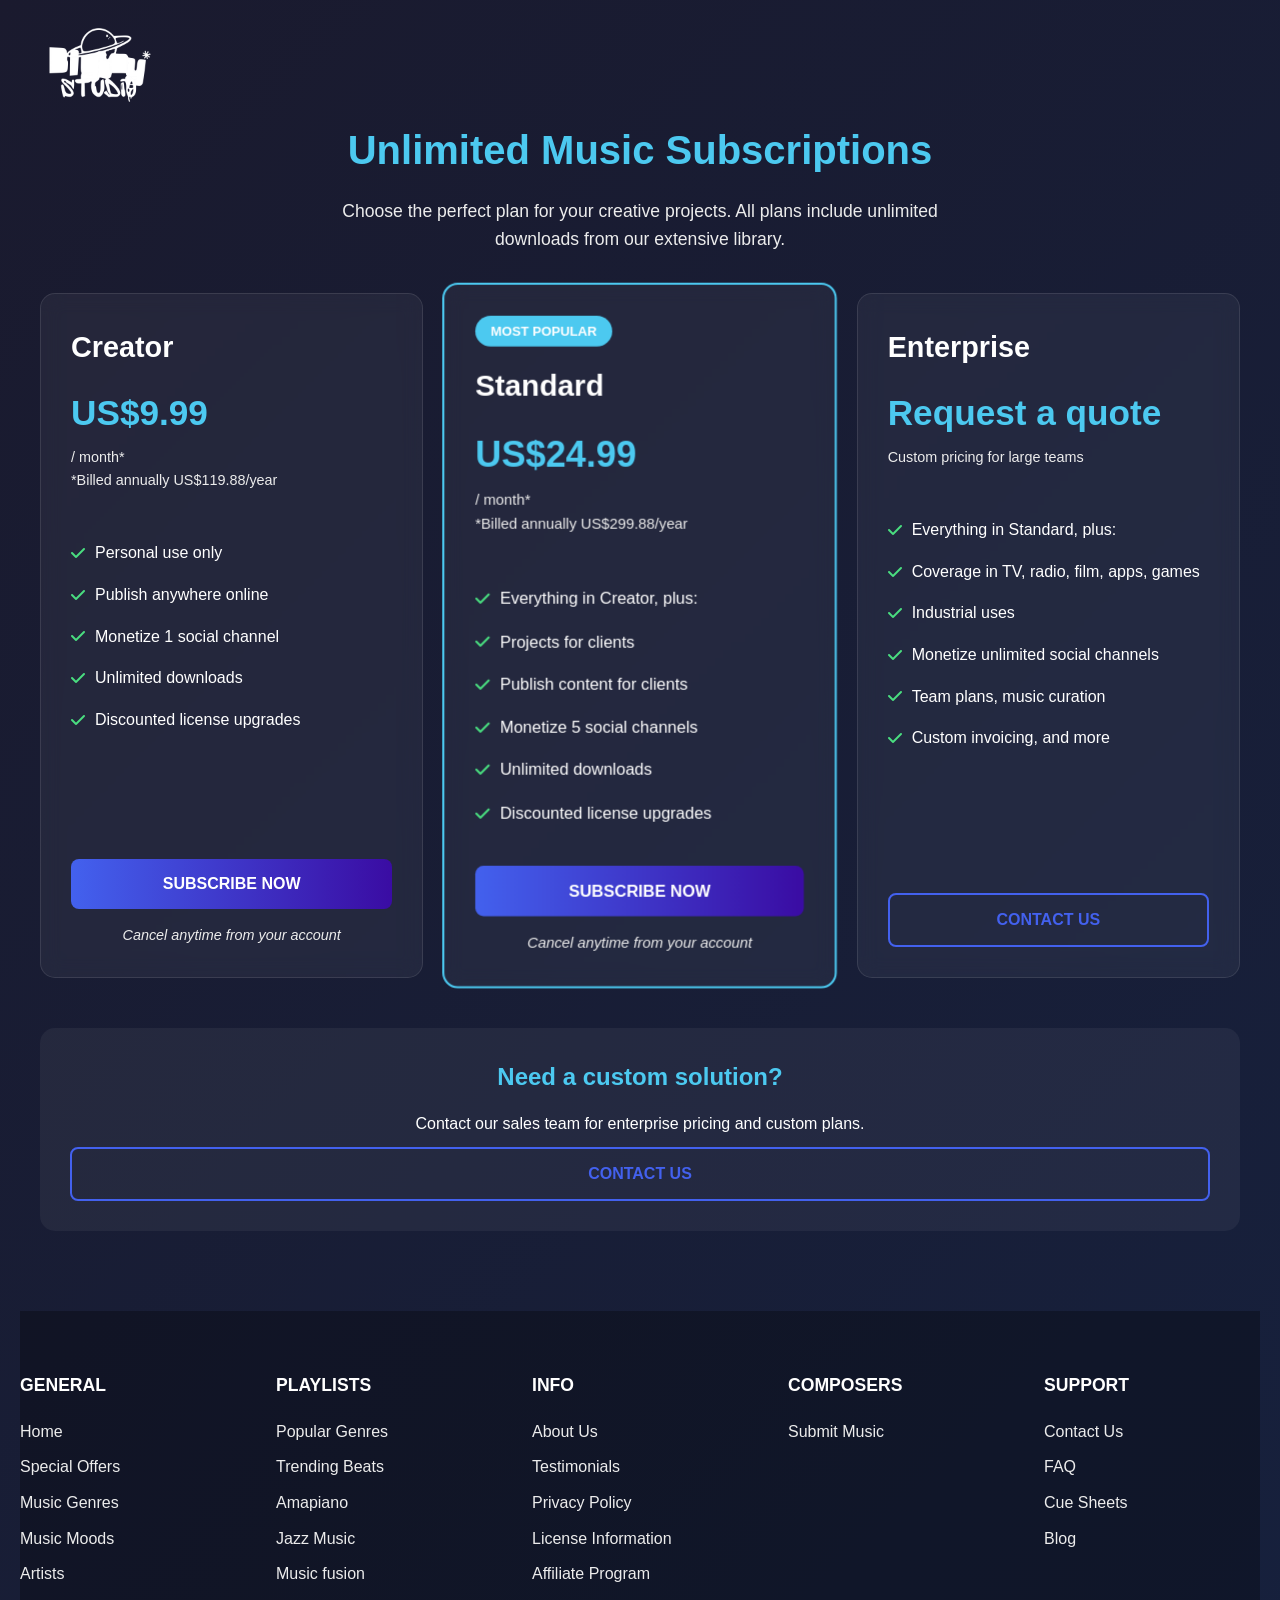
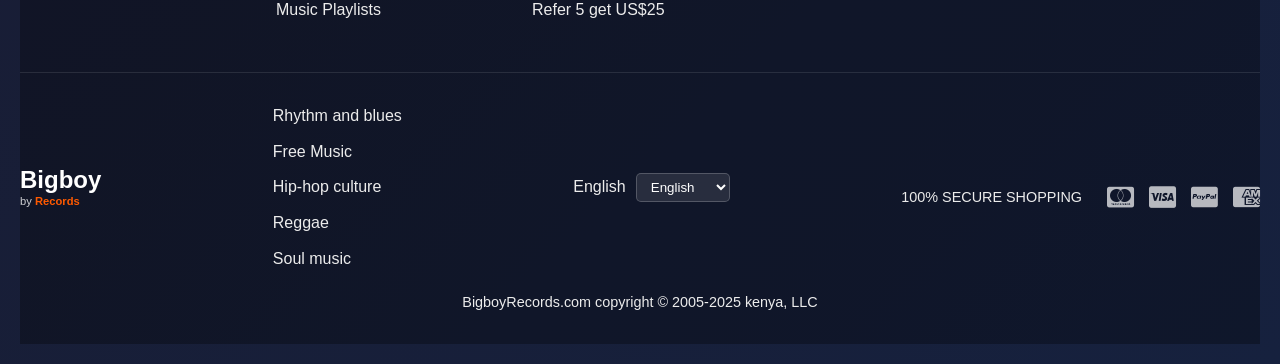
<file: pricing .html>
<!DOCTYPE html>
<html lang="en">
  <head>
    <meta charset="UTF-8" />
    <meta name="viewport" content="width=device-width, initial-scale=1.0" />
    <title>Pricing & Subscriptions | PremiumBeat</title>
    <link
      rel="stylesheet"
      href="https://cdnjs.cloudflare.com/ajax/libs/font-awesome/6.4.0/css/all.min.css"
    />
    <style>
      * {
        margin: 0;
        padding: 0;
        box-sizing: border-box;
        font-family: "Segoe UI", Tahoma, Geneva, Verdana, sans-serif;
      }

      :root {
        --primary: #4361ee;
        --secondary: #3a0ca3;
        --accent: #4cc9f0;
        --dark: #1a1a2e;
        --darker: #16213e;
        --light: #ececec;
        --text: #ffffff;
        --success: #4ade80;
        --warning: #f59e0b;
        --error: #ef4444;
      }

      body {
        background: linear-gradient(135deg, #1a1a2e 0%, #16213e 100%);
        color: var(--text);
        line-height: 1.6;
        min-height: 100vh;
        padding: 20px;
      }

      .container {
        max-width: 1200px;
        margin: 0 auto;
      }
      .nav-container {
        display: flex;
        justify-content: space-between;
        align-items: center;
      }

      .logo-section {
        display: flex;
        align-items: center;
        gap: 15px;
      }

      .logo-img {
        height: 90px;
        filter: brightness(0) invert(1);
        transition: transform 0.3s ease;
      }

      .logo-img:hover {
        transform: scale(1.05);
      }
      .logo-link {
        display: inline-block;
        text-decoration: none;
        border: none;
      }

      .logo-link:hover {
        border: none;
        background: none;
      }

      .pricing-header {
        text-align: center;
        margin-bottom: 40px;
      }

      .pricing-title {
        font-size: 2.5rem;
        margin-bottom: 15px;
        color: var(--accent);
      }

      .pricing-subtitle {
        font-size: 1.1rem;
        color: var(--light);
        max-width: 600px;
        margin: 0 auto 30px;
      }

      .plans-container {
        display: grid;
        grid-template-columns: repeat(auto-fit, minmax(300px, 1fr));
        gap: 25px;
        margin-bottom: 50px;
      }

      .plan-card {
        background: rgba(255, 255, 255, 0.05);
        border-radius: 15px;
        padding: 30px;
        backdrop-filter: blur(10px);
        border: 1px solid rgba(255, 255, 255, 0.1);
        transition: all 0.3s ease;
        display: flex;
        flex-direction: column;
      }

      .plan-card:hover {
        transform: translateY(-5px);
        box-shadow: 0 10px 25px rgba(0, 0, 0, 0.2);
      }

      .plan-card.featured {
        border: 2px solid var(--accent);
        transform: scale(1.03);
      }

      .plan-card.featured:hover {
        transform: scale(1.03) translateY(-5px);
      }

      .plan-badge {
        background: var(--accent);
        color: white;
        padding: 5px 15px;
        border-radius: 20px;
        font-size: 0.8rem;
        font-weight: 600;
        display: inline-block;
        margin-bottom: 15px;
        align-self: flex-start;
      }

      .plan-name {
        font-size: 1.8rem;
        font-weight: 700;
        margin-bottom: 15px;
        color: white;
      }

      .plan-price {
        font-size: 2.2rem;
        font-weight: 700;
        margin-bottom: 5px;
        color: var(--accent);
      }

      .plan-billing {
        color: var(--light);
        font-size: 0.9rem;
        margin-bottom: 20px;
      }

      .plan-features {
        list-style: none;
        margin: 20px 0;
        flex-grow: 1;
      }

      .plan-features li {
        padding: 8px 0;
        display: flex;
        align-items: center;
        gap: 10px;
      }

      .plan-features li i {
        color: var(--success);
        font-size: 1rem;
      }

      .plan-button {
        display: block;
        width: 100%;
        background: linear-gradient(to right, var(--primary), var(--secondary));
        color: white;
        border: none;
        padding: 12px;
        border-radius: 8px;
        font-weight: 600;
        font-size: 1rem;
        cursor: pointer;
        transition: all 0.3s ease;
        text-align: center;
        text-decoration: none;
        margin-top: 10px;
      }

      .plan-button:hover {
        transform: translateY(-2px);
        box-shadow: 0 5px 15px rgba(67, 97, 238, 0.4);
      }

      .plan-button.outline {
        background: transparent;
        border: 2px solid var(--primary);
        color: var(--primary);
      }

      .plan-button.outline:hover {
        background: var(--primary);
        color: white;
      }

      .cancel-text {
        text-align: center;
        color: var(--light);
        font-size: 0.9rem;
        margin-top: 15px;
        font-style: italic;
      }

      .contact-section {
        text-align: center;
        margin-top: 40px;
        padding: 30px;
        background: rgba(255, 255, 255, 0.05);
        border-radius: 15px;
      }

      .contact-title {
        font-size: 1.5rem;
        margin-bottom: 15px;
        color: var(--accent);
      }

      .contact-button {
        display: inline-block;
        background: transparent;
        border: 2px solid var(--primary);
        color: var(--primary);
        padding: 12px 30px;
        border-radius: 8px;
        font-weight: 600;
        font-size: 1rem;
        cursor: pointer;
        transition: all 0.3s ease;
        text-decoration: none;
        margin-top: 10px;
      }

      .contact-button:hover {
        background: var(--primary);
        color: white;
      }

      @media (max-width: 768px) {
        .plans-container {
          grid-template-columns: 1fr;
        }

        .plan-card.featured {
          transform: scale(1);
        }

        .plan-card.featured:hover {
          transform: translateY(-5px);
        }

        .pricing-title {
          font-size: 2rem;
        }
      }
      /* Footer */
      .main-footer {
        background: rgba(0, 0, 0, 0.3);
        padding: 60px 0 30px;
        margin-top: 80px;
      }

      .footer-content {
        display: grid;
        grid-template-columns: repeat(5, 1fr);
        gap: 40px;
        margin-bottom: 40px;
      }

      .footer-column h3 {
        color: white;
        font-size: 1.1rem;
        margin-bottom: 20px;
        font-weight: 600;
      }

      .footer-links {
        list-style: none;
      }

      .footer-links li {
        margin-bottom: 10px;
      }

      .footer-links a {
        color: var(--light);
        text-decoration: none;
        transition: color 0.3s ease;
      }

      .footer-links a:hover {
        color: white;
      }

      .footer-bottom {
        border-top: 1px solid rgba(255, 255, 255, 0.1);
        padding-top: 30px;
        display: flex;
        justify-content: space-between;
        align-items: center;
        flex-wrap: wrap;
        gap: 20px;
      }

      .footer-logo {
        display: flex;
        align-items: center;
        gap: 15px;
      }

      .footer-logo-text {
        display: flex;
        flex-direction: column;
        line-height: 1.2;
      }

      .footer-logo-main {
        font-size: 1.5rem;
        font-weight: 700;
        color: white;
      }

      .footer-logo-by {
        font-size: 0.7rem;
        color: rgba(255, 255, 255, 0.8);
      }

      .footer-logo-shutterstock {
        color: #ff5a00;
        font-weight: 700;
      }

      .footer-resources {
        display: flex;
        flex-direction: column;
        gap: 10px;
      }

      .footer-resources a {
        color: var(--light);
        text-decoration: none;
        transition: color 0.3s ease;
      }

      .footer-resources a:hover {
        color: white;
      }

      .language-selector {
        display: flex;
        align-items: center;
        gap: 10px;
        color: var(--light);
      }

      .language-selector select {
        background: rgba(255, 255, 255, 0.1);
        border: 1px solid rgba(255, 255, 255, 0.2);
        color: white;
        padding: 5px 10px;
        border-radius: 5px;
      }

      .payment-methods {
        display: flex;
        align-items: center;
        gap: 15px;
        margin-top: 20px;
      }

      .payment-text {
        color: var(--light);
        font-size: 0.9rem;
        margin-right: 10px;
      }

      .payment-icon {
        font-size: 1.5rem;
        color: rgba(255, 255, 255, 0.7);
      }

      .copyright {
        color: var(--light);
        font-size: 0.9rem;
        text-align: center;
        width: 100%;
        margin-top: 20px;
      }

      @media (max-width: 1024px) {
        .plan-card.featured {
          transform: scale(1);
        }

        .plan-card.featured:hover {
          transform: translateY(-10px);
        }

        .footer-content {
          grid-template-columns: repeat(3, 1fr);
        }
      }
    </style>
  </head>
  <body>
    <!-- Floating Navbar -->
    <header>
      <div class="nav-container">
        <div class="logo-section">
          <!-- Logo Image with Home Link -->
          <a href="index.html" class="logo-link">
            <img
              src="img/logo/logo-01.png"
              alt="SoundVerse Pro Logo"
              class="logo-img"
            />
          </a>
        </div>
      </div>
    </header>
    <div class="container">
      <div class="pricing-header">
        <h1 class="pricing-title">Unlimited Music Subscriptions</h1>
        <p class="pricing-subtitle">
          Choose the perfect plan for your creative projects. All plans include
          unlimited downloads from our extensive library.
        </p>
      </div>

      <div class="plans-container">
        <!-- Creator Plan -->
        <div class="plan-card">
          <h3 class="plan-name">Creator</h3>
          <div class="plan-price">US$9.99</div>
          <div class="plan-billing">
            / month*<br />*Billed annually US$119.88/year
          </div>

          <ul class="plan-features">
            <li><i class="fas fa-check"></i> Personal use only</li>
            <li><i class="fas fa-check"></i> Publish anywhere online</li>
            <li><i class="fas fa-check"></i> Monetize 1 social channel</li>
            <li><i class="fas fa-check"></i> Unlimited downloads</li>
            <li><i class="fas fa-check"></i> Discounted license upgrades</li>
          </ul>

          <a href="#" class="plan-button" data-plan="creator" data-price="9.99"
            >SUBSCRIBE NOW</a
          >
          <p class="cancel-text">Cancel anytime from your account</p>
        </div>

        <!-- Standard Plan -->
        <div class="plan-card featured">
          <div class="plan-badge">MOST POPULAR</div>
          <h3 class="plan-name">Standard</h3>
          <div class="plan-price">US$24.99</div>
          <div class="plan-billing">
            / month*<br />*Billed annually US$299.88/year
          </div>

          <ul class="plan-features">
            <li><i class="fas fa-check"></i> Everything in Creator, plus:</li>
            <li><i class="fas fa-check"></i> Projects for clients</li>
            <li><i class="fas fa-check"></i> Publish content for clients</li>
            <li><i class="fas fa-check"></i> Monetize 5 social channels</li>
            <li><i class="fas fa-check"></i> Unlimited downloads</li>
            <li><i class="fas fa-check"></i> Discounted license upgrades</li>
          </ul>

          <a
            href="#"
            class="plan-button"
            data-plan="standard"
            data-price="24.99"
            >SUBSCRIBE NOW</a
          >
          <p class="cancel-text">Cancel anytime from your account</p>
        </div>

        <!-- Enterprise Plan -->
        <div class="plan-card">
          <h3 class="plan-name">Enterprise</h3>
          <div class="plan-price">Request a quote</div>
          <div class="plan-billing">Custom pricing for large teams</div>

          <ul class="plan-features">
            <li><i class="fas fa-check"></i> Everything in Standard, plus:</li>
            <li>
              <i class="fas fa-check"></i> Coverage in TV, radio, film, apps,
              games
            </li>
            <li><i class="fas fa-check"></i> Industrial uses</li>
            <li>
              <i class="fas fa-check"></i> Monetize unlimited social channels
            </li>
            <li><i class="fas fa-check"></i> Team plans, music curation</li>
            <li><i class="fas fa-check"></i> Custom invoicing, and more</li>
          </ul>

          <a href="#" class="plan-button outline" data-plan="enterprise"
            >CONTACT US</a
          >
        </div>
      </div>

      <div class="contact-section">
        <h3 class="contact-title">Need a custom solution?</h3>
        <p>Contact our sales team for enterprise pricing and custom plans.</p>
        <a href="#" class="plan-button outline" id="contact-button"
          >CONTACT US</a
        >
      </div>
    </div>
    <!-- Main Footer -->
    <footer class="main-footer">
      <div class="footer-content">
        <div class="footer-column">
          <h3>GENERAL</h3>
          <ul class="footer-links">
            <li><a href="#">Home</a></li>
            <li><a href="#">Special Offers</a></li>
            <li><a href="#">Music Genres</a></li>
            <li><a href="#">Music Moods</a></li>
            <li><a href="#">Artists</a></li>
          </ul>
        </div>
        <div class="footer-column">
          <h3>PLAYLISTS</h3>
          <ul class="footer-links">
            <li><a href="#">Popular Genres</a></li>
            <li><a href="#">Trending Beats</a></li>
            <li><a href="#">Amapiano</a></li>
            <li><a href="#">Jazz Music</a></li>
            <li><a href="#">Music fusion</a></li>
            <li><a href="#">Music Playlists</a></li>
          </ul>
        </div>
        <div class="footer-column">
          <h3>INFO</h3>
          <ul class="footer-links">
            <li><a href="#">About Us</a></li>
            <li><a href="#">Testimonials</a></li>
            <li><a href="#">Privacy Policy</a></li>
            <li><a href="#">License Information</a></li>
            <li><a href="#">Affiliate Program</a></li>
            <li><a href="#">Refer 5 get US$25</a></li>
          </ul>
        </div>
        <div class="footer-column">
          <h3>COMPOSERS</h3>
          <ul class="footer-links">
            <li><a href="#">Submit Music</a></li>
          </ul>
        </div>
        <div class="footer-column">
          <h3>SUPPORT</h3>
          <ul class="footer-links">
            <li><a href="#">Contact Us</a></li>
            <li><a href="#">FAQ</a></li>
            <li><a href="#">Cue Sheets</a></li>
            <li><a href="#">Blog</a></li>
          </ul>
        </div>
      </div>

      <div class="footer-bottom">
        <div class="footer-logo">
          <div class="footer-logo-text">
            <div class="footer-logo-main">Bigboy</div>
            <div class="footer-logo-by">
              by <span class="footer-logo-shutterstock">Records</span>
            </div>
          </div>
        </div>

        <div class="footer-resources">
          <a href="#">Rhythm and blues</a>
          <a href="#">Free Music</a>
          <a href="#"> Hip-hop culture</a>
          <a href="#">Reggae</a>
          <a href="#">Soul music</a>
        </div>

        <div class="language-selector">
          <span>English</span>
          <select>
            <option>English</option>
            <option>Español</option>
            <option>Français</option>
            <option>Deutsch</option>
          </select>
        </div>

        <div class="payment-methods">
          <span class="payment-text">100% SECURE SHOPPING</span>
          <i class="fab fa-cc-mastercard payment-icon"></i>
          <i class="fab fa-cc-visa payment-icon"></i>
          <i class="fab fa-cc-paypal payment-icon"></i>
          <i class="fab fa-cc-amex payment-icon"></i>
        </div>
      </div>

      <div class="copyright">
        BigboyRecords.com copyright © 2005-2025 kenya, LLC
      </div>
    </footer>

    <script>
      // Enhanced script for button interactions with individual checkout links
      document.addEventListener("DOMContentLoaded", function () {
        const buttons = document.querySelectorAll(
          ".plan-button, .contact-button"
        );

        // Function to handle checkout process
        function processCheckout(planName, price) {
          // In a real application, this would redirect to the actual checkout page
          // For demonstration, we'll show a confirmation and simulate a redirect

          alert(
            `Processing checkout for ${planName} plan at $${price}/month. Redirecting to secure checkout...`
          );

          // Simulate a redirect after a short delay
          setTimeout(() => {
            // In a real application, this would be:
            // window.location.href = `/checkout?plan=${planName}&price=${price}`;

            // For demo purposes, we'll just show a success message
            alert(`Success! Your ${planName} subscription has been activated.`);
          }, 1500);
        }

        // Function to handle contact requests
        function processContact(planName) {
          alert(
            `Thank you for your interest in our ${planName} plan. Our team will contact you shortly to discuss your needs.`
          );

          // In a real application, this would redirect to a contact form
          // window.location.href = `/contact?plan=${planName}`;
        }

        // Add event listeners to all plan buttons
        buttons.forEach((button) => {
          button.addEventListener("click", function (e) {
            e.preventDefault();

            const planName = this.dataset.plan;
            const price = this.dataset.price;

            if (planName === "enterprise" || this.id === "contact-button") {
              processContact(planName || "custom");
            } else {
              processCheckout(planName, price);
            }
          });
        });
      });
    </script>
  </body>
</html>
</file>
